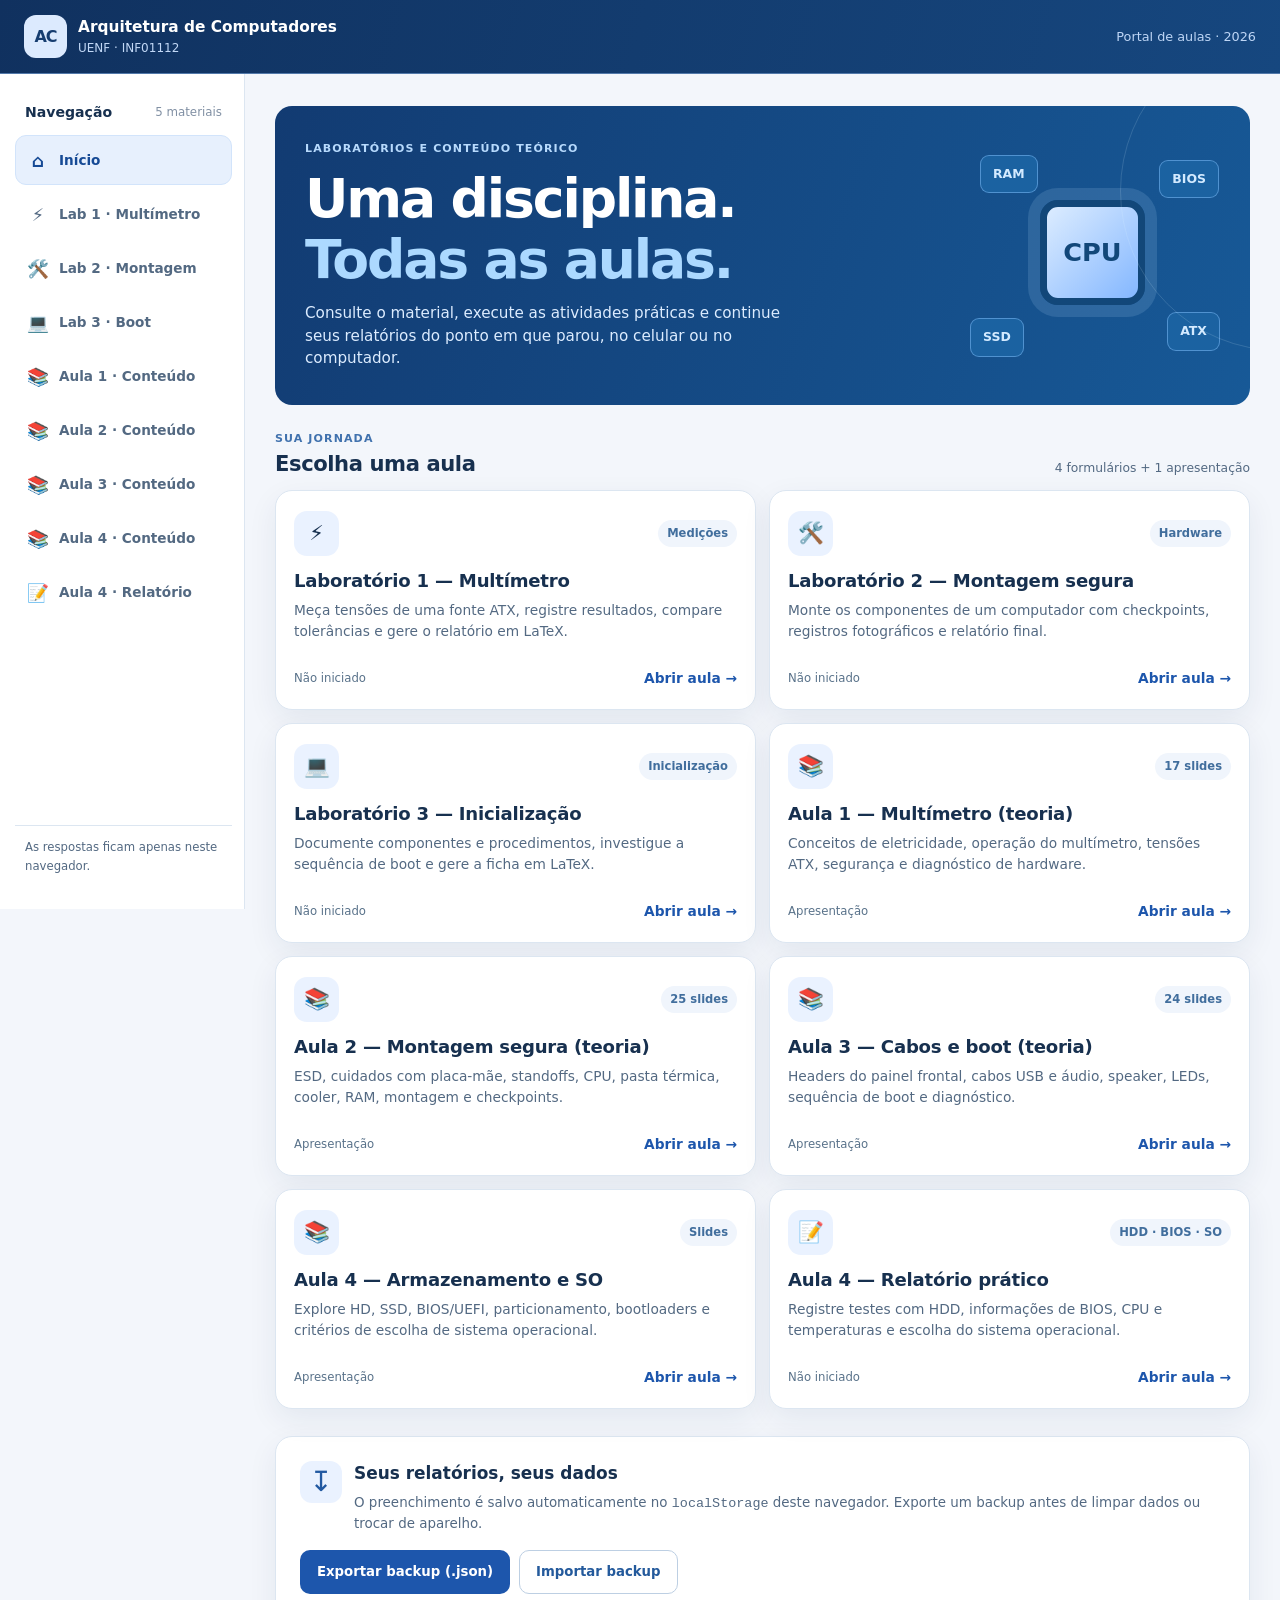
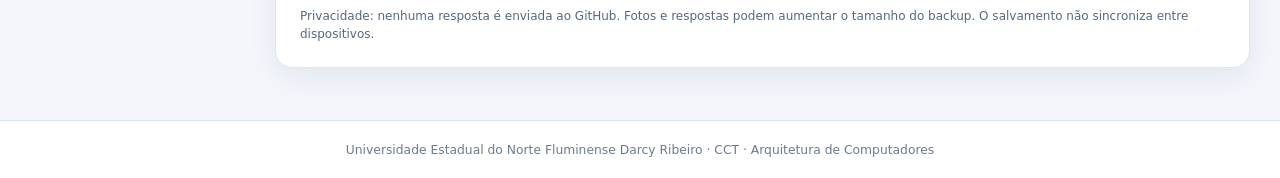
<file: index.html>
<!doctype html>
<html lang="pt-BR">
<head>
  <meta charset="utf-8">
  <meta name="viewport" content="width=device-width,initial-scale=1">
  <meta name="theme-color" content="#123567">
  <meta name="description" content="Portal mobile-first das aulas e laboratórios de Arquitetura de Computadores — UENF, com relatórios salvos localmente.">
  <title>Arquitetura de Computadores | UENF</title>
  <link rel="stylesheet" href="./assets/site.css">
  <script src="./assets/app.js" defer></script>
</head>
<body>
  <a class="skip-link" href="#main">Pular para o conteúdo</a>
  <header class="topbar">
    <div class="topbar-inner">
      <a class="brand" href="#/" aria-label="Arquitetura de Computadores — página inicial">
        <span class="brand-symbol" aria-hidden="true">AC</span>
        <span class="brand-text"><strong>Arquitetura de Computadores</strong><small>UENF · INF01112</small></span>
      </a>
      <span class="topbar-detail">Portal de aulas <span aria-hidden="true">·</span> 2026</span>
    </div>
  </header>

  <div class="app-grid">
    <aside class="sidebar" aria-label="Menu de aulas">
      <div class="sidebar-title">Navegação <span>5 materiais</span></div>
      <nav id="lesson-nav" class="lesson-nav" aria-label="Escolha uma aula">
        <a class="nav-link" href="#/">Início</a>
      </nav>
      <p class="sidebar-hint">As respostas ficam apenas neste navegador.</p>
    </aside>

    <main id="main" class="workspace" tabindex="-1">
      <section id="home-view" class="home-view">
        <div class="hero">
          <div class="hero-copy">
            <p class="eyebrow">Laboratórios e conteúdo teórico</p>
            <h1>Uma disciplina.<br><span>Todas as aulas.</span></h1>
            <p>Consulte o material, execute as atividades práticas e continue seus relatórios do ponto em que parou, no celular ou no computador.</p>
          </div>
          <div class="hero-visual" aria-hidden="true"><span class="chip-main">CPU</span><span class="chip-label chip-a">RAM</span><span class="chip-label chip-b">BIOS</span><span class="chip-label chip-c">SSD</span><span class="chip-label chip-d">ATX</span></div>
        </div>

        <div class="section-heading"><div><p class="eyebrow">Sua jornada</p><h2>Escolha uma aula</h2></div><span class="section-meta">4 formulários + 1 apresentação</span></div>
        <div id="lesson-cards" class="lesson-cards"></div>

        <section class="data-panel" aria-labelledby="data-title">
          <div class="data-panel-copy">
            <div class="data-panel-icon" aria-hidden="true">↧</div>
            <div><h2 id="data-title">Seus relatórios, seus dados</h2>
              <p>O preenchimento é salvo automaticamente no <code>localStorage</code> deste navegador. Exporte um backup antes de limpar dados ou trocar de aparelho.</p></div>
          </div>
          <div class="data-actions">
            <button class="button button-primary" id="backup-export" type="button">Exportar backup (.json)</button>
            <button class="button button-outline" id="backup-import" type="button">Importar backup</button>
            <input id="backup-file" type="file" accept=".json,application/json" hidden aria-label="Selecionar arquivo JSON de backup">
          </div>
          <p class="data-footnote">Privacidade: nenhuma resposta é enviada ao GitHub. Fotos e respostas podem aumentar o tamanho do backup. O salvamento não sincroniza entre dispositivos.</p>
        </section>
      </section>

      <section id="lesson-view" class="lesson-view" hidden aria-labelledby="lesson-title">
        <div class="lesson-heading">
          <div class="lesson-heading-copy">
            <a class="back-home" href="#/">← Todas as aulas</a>
            <p class="eyebrow" id="lesson-category">Laboratório</p>
            <h1 id="lesson-title">Aula</h1>
            <p id="lesson-description"></p>
          </div>
          <div class="lesson-actions">
            <span id="lesson-state" class="state-pill">Sem dados salvos</span>
            <a class="button button-outline button-small" id="lesson-open" href="#" target="_blank" rel="noopener">Abrir separadamente ↗</a>
          </div>
        </div>
        <div class="lesson-frame-shell">
          <iframe id="lesson-frame" title="Material da aula" loading="eager" referrerpolicy="strict-origin-when-cross-origin"></iframe>
        </div>
        <p class="lesson-note">O conteúdo acima preserva as etapas, os formulários e os geradores de relatório das aulas originais. Volte ao menu a qualquer momento: suas respostas serão mantidas pelo navegador quando houver espaço disponível.</p>
      </section>
    </main>
  </div>
  <footer class="site-footer">Universidade Estadual do Norte Fluminense Darcy Ribeiro · CCT · Arquitetura de Computadores</footer>
  <div id="toast" class="toast" role="status" aria-live="polite"></div>
  <noscript><p class="noscript">Habilite JavaScript para navegar entre os exercícios. Os arquivos HTML também estão disponíveis na pasta <code>aulas/</code>.</p></noscript>
</body>
</html>
</file>
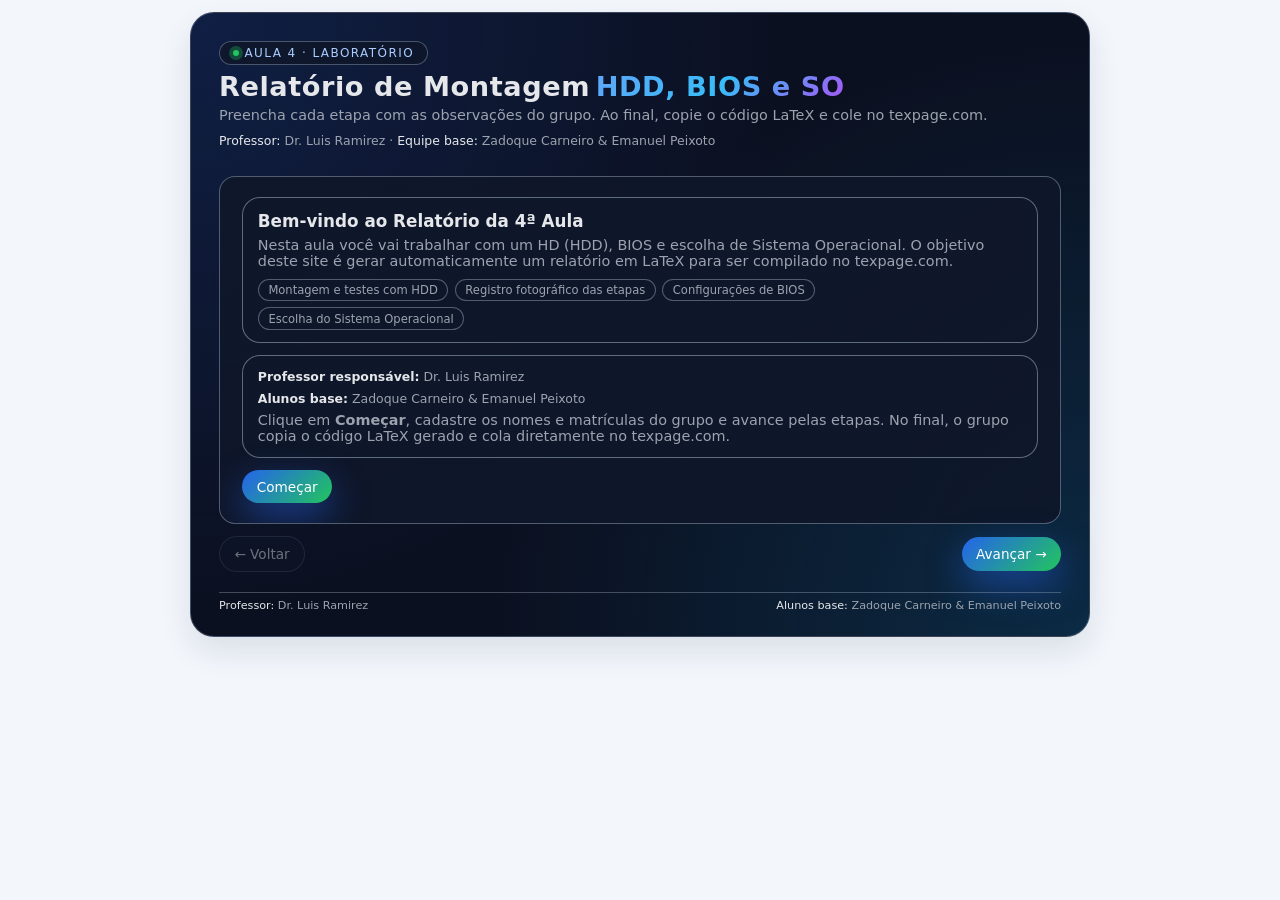
<file: aulas/aula4-relatorio/index.html>
<!DOCTYPE html>
<html lang="pt-BR" data-module="aula4-relatorio">
<head>
  <meta charset="UTF-8" />
  <title>Arquitetura de Computadores - Aula 4</title>
  <meta name="viewport" content="width=device-width, initial-scale=1.0" />

  <style>
    :root {
      --bg: #050816;
      --bg-soft: #0b1020;
      --bg-card: #111827;
      --accent: #3b82f6;
      --accent-soft: rgba(59, 130, 246, 0.12);
      --accent-strong: #2563eb;
      --danger: #dc2626;
      --text: #e5e7eb;
      --text-muted: #9ca3af;
      --border-subtle: rgba(148, 163, 184, 0.3);
      --radius-lg: 16px;
      --radius-md: 10px;
      --shadow-soft: 0 18px 45px rgba(0, 0, 0, 0.45);
      --transition: 180ms cubic-bezier(0.16, 1, 0.3, 1);
    }

    * {
      box-sizing: border-box;
      margin: 0;
      padding: 0;
    }

    html, body {
      height: 100%;
      font-family: system-ui, -apple-system, BlinkMacSystemFont, "Segoe UI", sans-serif;
      background: radial-gradient(circle at top, #1f2937 0, #020617 45%, #000 100%);
      color: var(--text);
      -webkit-font-smoothing: antialiased;
      text-rendering: optimizeLegibility;
    }

    body {
      display: flex;
      justify-content: center;
      padding: 1.5rem 1rem;
    }

    .app-shell {
      width: 100%;
      max-width: 900px;
      background: radial-gradient(circle at top left, rgba(37, 99, 235, 0.18), transparent 55%),
                  radial-gradient(circle at bottom right, rgba(14, 165, 233, 0.18), transparent 55%),
                  var(--bg-soft);
      border-radius: 24px;
      border: 1px solid rgba(148, 163, 184, 0.35);
      box-shadow: var(--shadow-soft);
      padding: 1.5rem 1.25rem 1.25rem;
      display: flex;
      flex-direction: column;
      gap: 1rem;
    }

    @media (min-width: 768px) {
      body {
        padding: 2rem;
      }
      .app-shell {
        padding: 1.75rem 1.75rem 1.5rem;
      }
    }

    header.app-header {
      display: flex;
      flex-direction: column;
      gap: 0.35rem;
    }

    .badge {
      display: inline-flex;
      align-items: center;
      gap: 0.35rem;
      font-size: 0.75rem;
      text-transform: uppercase;
      letter-spacing: 0.12em;
      color: var(--accent-soft);
      background: rgba(15, 23, 42, 0.85);
      border-radius: 999px;
      border: 1px solid rgba(148, 163, 184, 0.45);
      padding: 0.25rem 0.8rem;
      backdrop-filter: blur(8px);
      width: fit-content;
    }

    .badge-dot {
      width: 6px;
      height: 6px;
      border-radius: 999px;
      background: #22c55e;
      box-shadow: 0 0 0 4px rgba(34, 197, 94, 0.3);
    }

    .app-title {
      font-size: clamp(1.35rem, 4vw, 1.7rem);
      font-weight: 650;
      letter-spacing: 0.02em;
      display: flex;
      flex-wrap: wrap;
      align-items: baseline;
      gap: 0.35rem;
    }

    .app-title span.highlight {
      background: linear-gradient(135deg, #60a5fa, #38bdf8, #a855f7);
      -webkit-background-clip: text;
      background-clip: text;
      color: transparent;
    }

    .subtitle {
      font-size: 0.9rem;
      color: var(--text-muted);
    }

    .meta-line {
      margin-top: 0.25rem;
      font-size: 0.78rem;
      color: var(--text-muted);
    }

    .meta-line strong {
      color: #e5e7eb;
      font-weight: 500;
    }

    .progress-shell {
      margin-top: 0.6rem;
    }

    .progress-label {
      display: flex;
      justify-content: space-between;
      align-items: baseline;
      font-size: 0.75rem;
      color: var(--text-muted);
      margin-bottom: 0.25rem;
    }

    .progress-bar {
      position: relative;
      height: 7px;
      border-radius: 999px;
      background: rgba(15, 23, 42, 0.95);
      overflow: hidden;
      border: 1px solid rgba(30, 64, 175, 0.7);
    }

    .progress-fill {
      position: absolute;
      inset: 0;
      width: 0%;
      background: linear-gradient(90deg, #3b82f6, #22c55e);
      transition: width var(--transition);
      box-shadow: 0 0 24px rgba(59, 130, 246, 0.7);
    }

    main {
      flex: 1;
      display: flex;
      flex-direction: column;
      margin-top: 0.75rem;
    }

    .card {
      flex: 1;
      border-radius: var(--radius-lg);
      background: radial-gradient(circle at top left, rgba(15, 23, 42, 0.9), rgba(15, 23, 42, 0.95));
      border: 1px solid rgba(148, 163, 184, 0.5);
      padding: 1.1rem 1rem;
      display: flex;
      flex-direction: column;
      gap: 0.75rem;
      min-height: 0;
      overflow: hidden;
    }

    @media (min-width: 768px) {
      .card {
        padding: 1.25rem 1.4rem;
      }
    }

    .step {
      display: none;
      flex-direction: column;
      gap: 0.75rem;
      height: 100%;
    }

    .step.active {
      display: flex;
    }

    .step-title {
      font-size: 1.05rem;
      font-weight: 600;
      letter-spacing: 0.02em;
      display: flex;
      justify-content: space-between;
      gap: 0.5rem;
      align-items: baseline;
    }

    .step-title span.index {
      font-size: 0.78rem;
      font-weight: 500;
      color: var(--text-muted);
      text-transform: uppercase;
      letter-spacing: 0.16em;
    }

    .step-description {
      font-size: 0.9rem;
      color: var(--text-muted);
    }

    .fields {
      display: flex;
      flex-direction: column;
      gap: 0.65rem;
      margin-top: 0.25rem;
      overflow: auto;
      padding-right: 0.1rem;
    }

    label {
      font-size: 0.8rem;
      color: var(--text-muted);
      display: block;
      margin-bottom: 0.15rem;
    }

    .field-row {
      display: flex;
      flex-direction: column;
      gap: 0.15rem;
    }

    .field-inline {
      display: flex;
      gap: 0.5rem;
      flex-wrap: wrap;
    }

    .field-inline .field-row {
      flex: 1 1 140px;
    }

    input[type="text"],
    input[type="number"],
    input[type="url"],
    textarea {
      width: 100%;
      border-radius: var(--radius-md);
      border: 1px solid var(--border-subtle);
      background: rgba(15, 23, 42, 0.9);
      color: var(--text);
      padding: 0.55rem 0.7rem;
      font-size: 0.9rem;
      outline: none;
      transition: border-color var(--transition), box-shadow var(--transition), background var(--transition);
    }

    input::placeholder,
    textarea::placeholder {
      color: rgba(148, 163, 184, 0.7);
    }

    input:focus,
    textarea:focus {
      border-color: var(--accent-strong);
      box-shadow: 0 0 0 1px rgba(59, 130, 246, 0.5);
      background: rgba(15, 23, 42, 0.98);
    }

    textarea {
      min-height: 90px;
      resize: vertical;
    }

    .hint {
      font-size: 0.7rem;
      color: var(--text-muted);
    }

    .error {
      font-size: 0.8rem;
      color: var(--danger);
      margin-top: 0.15rem;
    }

    .students-list {
      display: flex;
      flex-direction: column;
      gap: 0.55rem;
    }

    .student-card {
      padding: 0.5rem 0.55rem;
      border-radius: 12px;
      background: rgba(15, 23, 42, 0.9);
      border: 1px solid rgba(148, 163, 184, 0.4);
      display: flex;
      flex-direction: column;
      gap: 0.4rem;
    }

    .student-header {
      display: flex;
      justify-content: space-between;
      align-items: baseline;
      font-size: 0.78rem;
      color: var(--text-muted);
    }

    .student-header strong {
      font-weight: 600;
      color: #e5e7eb;
    }

    .student-header span {
      font-size: 0.7rem;
      color: var(--text-muted);
    }

    .btn {
      border-radius: 999px;
      border: none;
      padding: 0.55rem 0.9rem;
      font-size: 0.85rem;
      font-weight: 500;
      cursor: pointer;
      transition: background var(--transition), color var(--transition), transform var(--transition), box-shadow var(--transition), opacity var(--transition);
      display: inline-flex;
      align-items: center;
      gap: 0.35rem;
      justify-content: center;
      white-space: nowrap;
    }

    .btn-primary {
      background: linear-gradient(135deg, #2563eb, #22c55e);
      color: white;
      box-shadow: 0 14px 35px rgba(37, 99, 235, 0.5);
    }

    .btn-primary:hover {
      transform: translateY(-1px);
      box-shadow: 0 18px 45px rgba(37, 99, 235, 0.65);
    }

    .btn-secondary {
      background: rgba(15, 23, 42, 0.9);
      color: var(--text);
      border: 1px solid var(--border-subtle);
    }

    .btn-secondary:hover {
      background: rgba(15, 23, 42, 1);
    }

    .btn-ghost {
      background: transparent;
      color: var(--accent);
      border: 1px dashed rgba(59, 130, 246, 0.6);
    }

    .btn[disabled] {
      opacity: 0.45;
      cursor: default;
      box-shadow: none;
      transform: none;
    }

    .footer-nav {
      display: flex;
      justify-content: space-between;
      align-items: center;
      margin-top: 0.75rem;
      gap: 0.75rem;
      flex-wrap: wrap;
    }

    .footer-nav-left,
    .footer-nav-right {
      display: flex;
      gap: 0.4rem;
      flex-wrap: wrap;
    }

    .copy-area {
      margin-top: 0.35rem;
      display: flex;
      flex-direction: column;
      gap: 0.4rem;
    }

    .copy-area textarea {
      font-family: ui-monospace, SFMono-Regular, Menlo, Monaco, Consolas, "Liberation Mono", "Courier New", monospace;
      font-size: 0.72rem;
      line-height: 1.4;
      height: 220px;
      background: rgba(15, 23, 42, 0.98);
    }

    .copy-hint {
      font-size: 0.75rem;
      color: var(--text-muted);
    }

    .copy-status {
      font-size: 0.8rem;
      color: #22c55e;
    }

    .welcome-hero {
      display: flex;
      flex-direction: column;
      gap: 0.75rem;
    }

    .welcome-box {
      border-radius: 18px;
      padding: 0.8rem 0.9rem;
      background: linear-gradient(145deg, rgba(15, 23, 42, 0.95), rgba(15, 23, 42, 0.99));
      border: 1px solid rgba(148, 163, 184, 0.6);
      display: flex;
      flex-direction: column;
      gap: 0.4rem;
    }

    .welcome-title {
      font-size: 1.05rem;
      font-weight: 600;
    }

    .welcome-text {
      font-size: 0.9rem;
      color: var(--text-muted);
    }

    .pill-row {
      display: flex;
      flex-wrap: wrap;
      gap: 0.4rem;
      margin-top: 0.2rem;
    }

    .pill {
      font-size: 0.72rem;
      padding: 0.2rem 0.6rem;
      border-radius: 999px;
      background: rgba(15, 23, 42, 0.95);
      border: 1px solid rgba(148, 163, 184, 0.5);
      color: var(--text-muted);
    }

    .teacher-line {
      font-size: 0.78rem;
      color: var(--text-muted);
    }

    .teacher-line strong {
      color: #e5e7eb;
    }

    .students-line {
      font-size: 0.78rem;
      color: var(--text-muted);
    }

    .students-line strong {
      color: #e5e7eb;
    }

    .modal-backdrop {
      position: fixed;
      inset: 0;
      background: rgba(15, 23, 42, 0.75);
      display: none;
      align-items: center;
      justify-content: center;
      z-index: 20;
    }

    .modal-backdrop.active {
      display: flex;
    }

    .modal {
      background: #020617;
      border-radius: 16px;
      padding: 1rem 1rem 0.9rem;
      width: min(360px, 90vw);
      border: 1px solid rgba(148, 163, 184, 0.6);
      box-shadow: 0 20px 55px rgba(0, 0, 0, 0.7);
      display: flex;
      flex-direction: column;
      gap: 0.4rem;
    }

    .modal-title {
      font-size: 0.95rem;
      font-weight: 600;
    }

    .modal-text {
      font-size: 0.85rem;
      color: var(--text-muted);
    }

    .modal-footer {
      margin-top: 0.6rem;
      display: flex;
      justify-content: flex-end;
      gap: 0.4rem;
    }

    footer.app-footer {
      margin-top: 0.25rem;
      font-size: 0.7rem;
      color: var(--text-muted);
      display: flex;
      justify-content: space-between;
      flex-wrap: wrap;
      gap: 0.35rem;
      border-top: 1px solid rgba(148, 163, 184, 0.4);
      padding-top: 0.4rem;
    }

    footer.app-footer strong {
      color: #e5e7eb;
      font-weight: 500;
    }
  </style>
  <link rel="stylesheet" href="../../assets/lesson-theme.css">
</head>
<body>
  <div class="app-shell">
    <header class="app-header">
      <div class="badge">
        <span class="badge-dot"></span>
        <span>Aula 4 · Laboratório</span>
      </div>
      <div class="app-title">
        <span>Relatório de Montagem</span>
        <span class="highlight">HDD, BIOS e SO</span>
      </div>
      <p class="subtitle">
        Preencha cada etapa com as observações do grupo. Ao final, copie o código LaTeX e cole no texpage.com.
      </p>
      <div class="meta-line">
        <strong>Professor:</strong> Dr. Luis Ramirez ·
        <strong>Equipe base:</strong> Zadoque Carneiro &amp; Emanuel Peixoto
      </div>
      <div id="progressShell" class="progress-shell" style="display:none;">
        <div class="progress-label">
          <span id="progressText">Etapa 1 de 10</span>
          <span id="progressPercent">10%</span>
        </div>
        <div class="progress-bar">
          <div id="progressFill" class="progress-fill"></div>
        </div>
      </div>
    </header>

    <main>
      <div class="card">
        <!-- Etapa 0: Boas-vindas -->
        <section id="step-0" class="step active">
          <div class="welcome-hero">
            <div class="welcome-box">
              <div class="welcome-title">Bem-vindo ao Relatório da 4ª Aula</div>
              <p class="welcome-text">
                Nesta aula você vai trabalhar com um HD (HDD), BIOS e escolha de Sistema Operacional.
                O objetivo deste site é gerar automaticamente um relatório em LaTeX para ser compilado no texpage.com.
              </p>
              <div class="pill-row">
                <span class="pill">Montagem e testes com HDD</span>
                <span class="pill">Registro fotográfico das etapas</span>
                <span class="pill">Configurações de BIOS</span>
                <span class="pill">Escolha do Sistema Operacional</span>
              </div>
            </div>
            <div class="welcome-box">
              <p class="teacher-line">
                <strong>Professor responsável:</strong> Dr. Luis Ramirez
              </p>
              <p class="students-line">
                <strong>Alunos base:</strong> Zadoque Carneiro &amp; Emanuel Peixoto
              </p>
              <p class="welcome-text">
                Clique em <strong>Começar</strong>, cadastre os nomes e matrículas do grupo e avance pelas etapas.
                No final, o grupo copia o código LaTeX gerado e cola diretamente no texpage.com.
              </p>
            </div>
            <div>
              <button id="startBtn" class="btn btn-primary">
                Começar
              </button>
            </div>
          </div>
        </section>

        <!-- Etapa 1: Alunos -->
        <section id="step-1" class="step">
          <div class="step-title">
            <span>Identificação do grupo</span>
            <span class="index">Etapa 1 · Alunos</span>
          </div>
          <p class="step-description">
            Cadastre o nome e a matrícula de todos os membros do grupo. Pelo menos 2 alunos são obrigatórios.
          </p>
          <div class="fields">
            <div class="students-list" id="studentsList"></div>
            <button id="addStudentBtn" type="button" class="btn btn-ghost">
              + Adicionar aluno
            </button>
            <p class="hint">
              Dica: escreva o nome normalmente; o sistema ajusta automaticamente as iniciais para maiúsculas.
            </p>
            <p id="studentsError" class="error" style="display:none;"></p>
          </div>
        </section>

        <!-- Etapa 2: HDD que funcionou -->
        <section id="step-2" class="step">
          <div class="step-title">
            <span>HDD que funcionou</span>
            <span class="index">Etapa 2 · HDD</span>
          </div>
          <p class="step-description">
            Registre as informações do HD (HDD) que funcionou corretamente no computador.
          </p>
          <div class="fields">
            <div class="field-row">
              <label>Nome do arquivo da foto (para o LaTeX)</label>
              <input type="text" value="foto_hd_funcionando.png" disabled />
              <p class="hint">Tire a foto do HDD que funcionou e salve como <strong>foto_hd_funcionando.png</strong>.</p>
            </div>
            <div class="field-inline">
              <div class="field-row">
                <label for="hddBrand">Marca / Fabricante do HDD</label>
                <input id="hddBrand" name="hddBrand" type="text" placeholder="Ex.: Seagate, Western Digital..." />
              </div>
              <div class="field-row">
                <label for="hddCapacity">Capacidade (GB ou TB)</label>
                <input id="hddCapacity" name="hddCapacity" type="text" placeholder="Ex.: 500 GB, 1 TB" />
              </div>
              <div class="field-row">
                <label for="hddRpm">Velocidade de rotação (RPM)</label>
                <input id="hddRpm" name="hddRpm" type="text" placeholder="Ex.: 5400 RPM, 7200 RPM" />
              </div>
            </div>
          </div>
        </section>

        <!-- Etapa 3: HDD no gabinete e conectado -->
        <section id="step-3" class="step">
          <div class="step-title">
            <span>HDD no gabinete e conectado</span>
            <span class="index">Etapa 3 · HDD + SATA</span>
          </div>
          <p class="step-description">
            Registre o processo até encontrar uma combinação de HDD + cabo SATA que funcionou corretamente.
          </p>
          <div class="fields">
            <div class="field-row">
              <label>Nome do arquivo da foto (para o LaTeX)</label>
              <input type="text" value="foto_hd_gabinete_placa_mae.png" disabled />
              <p class="hint">
                Foto do HDD dentro do gabinete e conectado na placa-mãe.
                Salvar como <strong>foto_hd_gabinete_placa_mae.png</strong>.
              </p>
            </div>
            <div class="field-inline">
              <div class="field-row">
                <label for="hddCountTested">Quantos HDDs foram testados até encontrar um funcionando?</label>
                <input id="hddCountTested" name="hddCountTested" type="number" min="0" inputmode="numeric" />
              </div>
              <div class="field-row">
                <label for="sataCountTested">Quantos cabos SATA foram testados até funcionar?</label>
                <input id="sataCountTested" name="sataCountTested" type="number" min="0" inputmode="numeric" />
              </div>
            </div>
          </div>
        </section>

        <!-- Etapa 4: Placa-mãe -->
        <section id="step-4" class="step">
          <div class="step-title">
            <span>Placa-mãe utilizada</span>
            <span class="index">Etapa 4 · Motherboard</span>
          </div>
          <p class="step-description">
            Identifique o modelo da placa-mãe utilizada no computador montado.
          </p>
          <div class="fields">
            <div class="field-row">
              <label>Nome do arquivo da foto (para o LaTeX)</label>
              <input type="text" value="foto_mobo.png" disabled />
              <p class="hint">Foto nítida da placa-mãe. Salvar como <strong>foto_mobo.png</strong>.</p>
            </div>
            <div class="field-row">
              <label for="moboModel">Marca e modelo da placa-mãe</label>
              <input id="moboModel" name="moboModel" type="text" placeholder="Ex.: ASUS P8H61-M LX3 R2.0" />
            </div>
          </div>
        </section>

        <!-- Etapa 5: BIOS -->
        <section id="step-5" class="step">
          <div class="step-title">
            <span>Informações da BIOS</span>
            <span class="index">Etapa 5 · BIOS</span>
          </div>
          <p class="step-description">
            Registre a tela principal da BIOS, incluindo tecla de acesso e versão instalada.
          </p>
          <div class="fields">
            <div class="field-row">
              <label>Nome do arquivo da foto (para o LaTeX)</label>
              <input type="text" value="foto_bios.png" disabled />
              <p class="hint">Foto da tela principal da BIOS. Salvar como <strong>foto_bios.png</strong>.</p>
            </div>
            <div class="field-inline">
              <div class="field-row">
                <label for="biosKey">Tecla para acessar a BIOS</label>
                <input id="biosKey" name="biosKey" type="text" placeholder="Ex.: DEL, F2, F10..." />
              </div>
              <div class="field-row">
                <label for="biosVersion">Versão da BIOS</label>
                <input id="biosVersion" name="biosVersion" type="text" placeholder="Ex.: 2203, 1.0.0, 1404..." />
              </div>
            </div>
            <div class="field-row">
              <label for="biosNeedsUpdate">A BIOS precisa ser atualizada? Justifique brevemente.</label>
              <textarea id="biosNeedsUpdate" name="biosNeedsUpdate" placeholder="Explique se seria ou não recomendado atualizar a BIOS nesse computador."></textarea>
            </div>
          </div>
        </section>

        <!-- Etapa 6: CPU na BIOS -->
        <section id="step-6" class="step">
          <div class="step-title">
            <span>Processador na BIOS</span>
            <span class="index">Etapa 6 · CPU</span>
          </div>
          <p class="step-description">
            Registre o modelo do processador conforme aparece na BIOS e seu desempenho em benchmark.
          </p>
          <div class="fields">
            <div class="field-row">
              <label>Nome do arquivo da foto (para o LaTeX)</label>
              <input type="text" value="foto_cpu_bios.png" disabled />
              <p class="hint">
                Foto da tela da BIOS que mostra o modelo do processador. Salvar como <strong>foto_cpu_bios.png</strong>.
              </p>
            </div>
            <div class="field-row">
              <label for="cpuBenchmark">Score em benchmark (e qual benchmark foi usado)</label>
              <textarea id="cpuBenchmark" name="cpuBenchmark" placeholder="Ex.: 3200 pontos no Cinebench R23 (multi-core)."></textarea>
            </div>
          </div>
        </section>

        <!-- Etapa 7: HDD reconhecido na BIOS -->
        <section id="step-7" class="step">
          <div class="step-title">
            <span>HDD reconhecido na BIOS</span>
            <span class="index">Etapa 7 · HDD na BIOS</span>
          </div>
          <p class="step-description">
            Comprove que o HD foi reconhecido corretamente na BIOS, incluindo a capacidade detectada.
          </p>
          <div class="fields">
            <div class="field-row">
              <label>Nome do arquivo da foto (para o LaTeX)</label>
              <input type="text" value="foto_hd_bios.png" disabled />
              <p class="hint">
                Foto da tela da BIOS listando o HDD e sua capacidade. Salvar como <strong>foto_hd_bios.png</strong>.
              </p>
            </div>
            <div class="field-row">
              <label for="hddCapacityConfirmed">A capacidade foi confirmada na BIOS? Descreva.</label>
              <textarea id="hddCapacityConfirmed" name="hddCapacityConfirmed" placeholder="Ex.: BIOS mostra 465 GB para um HDD de 500 GB (capacidade formatada)."></textarea>
            </div>
          </div>
        </section>

        <!-- Etapa 8: Temperatura na BIOS -->
        <section id="step-8" class="step">
          <div class="step-title">
            <span>Temperatura na BIOS</span>
            <span class="index">Etapa 8 · Temperatura</span>
          </div>
          <p class="step-description">
            Observe a temperatura do processador na BIOS e verifique se ela se mantém estável após alguns minutos.
          </p>
          <div class="fields">
            <div class="field-row">
              <label>Nome do arquivo da foto (para o LaTeX)</label>
              <input type="text" value="foto_temperatura_bios.png" disabled />
              <p class="hint">
                Foto da tela da BIOS exibindo a temperatura do processador. Salvar como <strong>foto_temperatura_bios.png</strong>.
              </p>
            </div>
            <div class="field-row">
              <label for="tempStable">A temperatura fica estável? Descreva o comportamento observado.</label>
              <textarea id="tempStable" name="tempStable" placeholder="Ex.: Após 5 minutos, a temperatura ficou entre 40°C e 45°C, sem oscilações bruscas."></textarea>
            </div>
          </div>
        </section>

        <!-- Etapa 9: Sistema Operacional -->
        <section id="step-9" class="step">
          <div class="step-title">
            <span>Sistema Operacional escolhido</span>
            <span class="index">Etapa 9 · SO</span>
          </div>
          <p class="step-description">
            Escolha um Sistema Operacional para este computador e justifique a escolha. O link e o QR Code serão incluídos no LaTeX.
          </p>
          <div class="fields">
            <div class="field-row">
              <label for="osName">Qual Sistema Operacional?</label>
              <input id="osName" name="osName" type="text" placeholder="Ex.: Windows 10, Ubuntu 24.04 LTS, Linux Mint 22..." />
            </div>
            <div class="field-row">
              <label for="osDownloadUrl">Link oficial de download do SO</label>
              <input id="osDownloadUrl" name="osDownloadUrl" type="url" placeholder="Cole aqui o link de download oficial do Sistema Operacional" />
              <p class="hint">
                Este link aparecerá no relatório em LaTeX e também será usado para gerar o QR Code.
              </p>
            </div>
            <div class="field-row">
              <label for="osWhy">Por que esse Sistema Operacional?</label>
              <textarea id="osWhy" name="osWhy" placeholder="Explique os motivos da escolha (compatibilidade, leveza, suporte, etc.)."></textarea>
            </div>
            <div class="field-row">
              <label for="osUsage">Qual uso esperado com esse SO?</label>
              <textarea id="osUsage" name="osUsage" placeholder="Ex.: Navegação, edição de texto, planilhas, jogos específicos, laboratório de programação..."></textarea>
            </div>
            <div class="field-row">
              <label for="osYears">Quantos anos esse PC poderá ser usado com esse SO?</label>
              <input id="osYears" name="osYears" type="text" placeholder="Ex.: Aproximadamente 3 anos com atualizações de segurança." />
            </div>
          </div>
        </section>

        <!-- Etapa 10: Conclusão + LaTeX -->
        <section id="step-10" class="step">
          <div class="step-title">
            <span>Conclusão do grupo + LaTeX</span>
            <span class="index">Etapa 10 · Final</span>
          </div>
          <p class="step-description">
            Escreva a conclusão do grupo sobre a montagem, testes com o HDD e escolha do Sistema Operacional. Em seguida, copie o código LaTeX gerado.
          </p>
          <div class="fields">
            <div class="field-row">
              <label for="conclusion">Conclusão final do grupo</label>
              <textarea id="conclusion" name="conclusion" placeholder="Relate o que aprenderam, principais dificuldades encontradas e quais cuidados são importantes ao montar um computador com HDD."></textarea>
            </div>
            <div class="copy-area">
              <p class="copy-hint">
                Abaixo está o código LaTeX pronto. Após finalizar o preenchimento, clique em
                <strong>Copiar LaTeX</strong> e cole diretamente no <strong>texpage.com</strong>.
              </p>
              <textarea id="latexOutput" readonly></textarea>
              <div class="footer-nav-right" style="justify-content:flex-start;">
                <button id="copyLatexBtn" type="button" class="btn btn-primary">
                  Copiar LaTeX
                </button>
                <span id="copyStatus" class="copy-status" style="display:none;">Copiado!</span>
              </div>
            </div>
          </div>
        </section>
      </div>

      <div class="footer-nav">
        <div class="footer-nav-left">
          <button id="backBtn" type="button" class="btn btn-secondary" disabled>
            ← Voltar
          </button>
        </div>
        <div class="footer-nav-right">
          <button id="nextBtn" type="button" class="btn btn-primary">
            Avançar →
          </button>
        </div>
      </div>
    </main>

    <footer class="app-footer">
      <span><strong>Professor:</strong> Dr. Luis Ramirez</span>
      <span><strong>Alunos base:</strong> Zadoque Carneiro &amp; Emanuel Peixoto</span>
    </footer>
  </div>

  <!-- Modal de confirmação de foto -->
  <div id="photoModal" class="modal-backdrop" aria-hidden="true">
    <div class="modal">
      <div class="modal-title">Você tirou a foto desta etapa?</div>
      <p class="modal-text">
        Lembre-se de registrar a foto correspondente a esta etapa para anexar depois na compilação do LaTeX no texpage.com.
      </p>
      <div class="modal-footer">
        <button type="button" class="btn btn-secondary" id="modalCancelBtn">Ainda não</button>
        <button type="button" class="btn btn-primary" id="modalConfirmBtn">Sim, pode avançar</button>
      </div>
    </div>
  </div>

  <script>
    const TOTAL_STEPS = 10;
    const STORAGE_KEY = 'arquitetura4_relatorio_v1';

    const state = {
      currentStep: 0,
      students: [
        { name: '', matricula: '' },
        { name: '', matricula: '' }
      ],
      hddBrand: '',
      hddCapacity: '',
      hddRpm: '',
      hddCountTested: '',
      sataCountTested: '',
      moboModel: '',
      biosKey: '',
      biosVersion: '',
      biosNeedsUpdate: '',
      cpuBenchmark: '',
      hddCapacityConfirmed: '',
      tempStable: '',
      osName: '',
      osDownloadUrl: '',
      osWhy: '',
      osUsage: '',
      osYears: '',
      conclusion: ''
    };

    const steps = [];
    for (let i = 0; i <= TOTAL_STEPS; i++) {
      const el = document.getElementById('step-' + i);
      if (el) steps[i] = el;
    }

    const progressShell = document.getElementById('progressShell');
    const progressText = document.getElementById('progressText');
    const progressPercent = document.getElementById('progressPercent');
    const progressFill = document.getElementById('progressFill');

    const backBtn = document.getElementById('backBtn');
    const nextBtn = document.getElementById('nextBtn');
    const startBtn = document.getElementById('startBtn');
    const studentsList = document.getElementById('studentsList');
    const addStudentBtn = document.getElementById('addStudentBtn');
    const studentsError = document.getElementById('studentsError');
    const latexOutput = document.getElementById('latexOutput');
    const copyLatexBtn = document.getElementById('copyLatexBtn');
    const copyStatus = document.getElementById('copyStatus');

    const photoModal = document.getElementById('photoModal');
    const modalCancelBtn = document.getElementById('modalCancelBtn');
    const modalConfirmBtn = document.getElementById('modalConfirmBtn');
    let pendingStepChange = null;

    function saveState() {
      try {
        localStorage.setItem(STORAGE_KEY, JSON.stringify(state));
      } catch (e) {
        // ignore storage errors
      }
    }

    function loadState() {
      try {
        const raw = localStorage.getItem(STORAGE_KEY);
        if (raw) {
          const parsed = JSON.parse(raw);
          Object.assign(state, parsed);
          if (!Array.isArray(state.students) || state.students.length < 2) {
            state.students = [
              { name: '', matricula: '' },
              { name: '', matricula: '' }
            ];
          }
        }
      } catch (e) {
        // ignore
      }
    }

    function capitalizeName(str) {
      if (!str) return '';
      return str
        .split(' ')
        .filter(p => p.trim().length > 0)
        .map(p => p.charAt(0).toUpperCase() + p.slice(1).toLowerCase())
        .join(' ');
    }

    function renderStudents() {
      studentsList.innerHTML = '';
      state.students.forEach((s, index) => {
        const card = document.createElement('div');
        card.className = 'student-card';

        const header = document.createElement('div');
        header.className = 'student-header';
        header.innerHTML = `<strong>Aluno ${index + 1}</strong><span>Nome e matrícula</span>`;
        card.appendChild(header);

        const nameRow = document.createElement('div');
        nameRow.className = 'field-row';
        const nameLabel = document.createElement('label');
        nameLabel.textContent = 'Nome completo';
        const nameInput = document.createElement('input');
        nameInput.type = 'text';
        nameInput.name = 'studentName-' + index;
        nameInput.value = s.name || '';
        nameInput.placeholder = 'Ex.: João da Silva';
        nameInput.addEventListener('input', handleInputChange);
        nameRow.appendChild(nameLabel);
        nameRow.appendChild(nameInput);

        const matRow = document.createElement('div');
        matRow.className = 'field-row';
        const matLabel = document.createElement('label');
        matLabel.textContent = 'Matrícula';
        const matInput = document.createElement('input');
        matInput.type = 'text';
        matInput.name = 'studentMatricula-' + index;
        matInput.inputMode = 'numeric';
        matInput.pattern = '\\d*';
        matInput.value = s.matricula || '';
        matInput.placeholder = 'Somente números';
        matInput.addEventListener('input', handleInputChange);
        matRow.appendChild(matLabel);
        matRow.appendChild(matInput);

        card.appendChild(nameRow);
        card.appendChild(matRow);
        studentsList.appendChild(card);
      });
    }

    function showStep(step) {
      steps.forEach((el, idx) => {
        if (!el) return;
        if (idx === step) el.classList.add('active');
        else el.classList.remove('active');
      });

      state.currentStep = step;
      updateProgress();
      updateNavButtons();
      if (step === 10) {
        updateLatex();
      }
      saveState();
    }

    function updateProgress() {
      if (state.currentStep === 0) {
        progressShell.style.display = 'none';
        return;
      }
      progressShell.style.display = 'block';
      const n = state.currentStep;
      const pct = Math.round((n / TOTAL_STEPS) * 100);
      progressText.textContent = `Etapa ${n} de ${TOTAL_STEPS}`;
      progressPercent.textContent = `${pct}%`;
      progressFill.style.width = `${pct}%`;
    }

    function updateNavButtons() {
      backBtn.disabled = state.currentStep === 0;
      if (state.currentStep === 0) {
        nextBtn.textContent = 'Avançar →';
      } else if (state.currentStep === TOTAL_STEPS) {
        nextBtn.textContent = 'Finalizado';
        nextBtn.disabled = false;
      } else {
        nextBtn.textContent = 'Avançar →';
        nextBtn.disabled = false;
      }
    }

    function validateStep(step) {
      if (step === 1) {
        const validStudents = state.students.filter(
          s => s.name.trim().length > 0 && s.matricula.trim().length > 0
        );
        if (validStudents.length < 2) {
          studentsError.style.display = 'block';
          studentsError.textContent = 'Cadastre pelo menos 2 alunos com nome e matrícula.';
          return false;
        } else {
          studentsError.style.display = 'none';
        }
      }
      return true;
    }

    function openPhotoModal(targetStep) {
      pendingStepChange = targetStep;
      photoModal.classList.add('active');
    }

    function closePhotoModal() {
      photoModal.classList.remove('active');
      pendingStepChange = null;
    }

    function handleNext() {
      if (state.currentStep === 0) {
        showStep(1);
        return;
      }
      if (!validateStep(state.currentStep)) {
        return;
      }
      const nextStep = Math.min(TOTAL_STEPS, state.currentStep + 1);
      openPhotoModal(nextStep);
    }

    function handleBack() {
      if (state.currentStep === 0) return;
      const prevStep = Math.max(0, state.currentStep - 1);
      showStep(prevStep);
    }

    function handleInputChange(e) {
      const { name, value } = e.target;
      if (name && name.startsWith('studentName-')) {
        const idx = parseInt(name.split('-')[1], 10);
        state.students[idx].name = capitalizeName(value);
        e.target.value = state.students[idx].name;
      } else if (name && name.startsWith('studentMatricula-')) {
        const idx = parseInt(name.split('-')[1], 10);
        state.students[idx].matricula = value.replace(/[^\d]/g, '');
        e.target.value = state.students[idx].matricula;
      } else if (name && name in state) {
        state[name] = value;
      }
      saveState();
      if (state.currentStep === 10) {
        updateLatex();
      }
    }

    function addStudent() {
      state.students.push({ name: '', matricula: '' });
      renderStudents();
      saveState();
    }

    function escapeLatex(str) {
      if (!str) return '';
      return str
        .replace(/\\/g, '\\textbackslash{}')
        .replace(/%/g, '\\%')
        .replace(/&/g, '\\&')
        .replace(/_/g, '\\_')
        .replace(/\$/g, '\\$')
        .replace(/#/g, '\\#')
        .replace(/{/g, '\\{')
        .replace(/}/g, '\\}')
        .replace(/\^/g, '\\^{}')
        .replace(/~/g, '\\textasciitilde{}');
    }

    function generateLatex() {
      const today = new Date();
      const day = String(today.getDate()).padStart(2, '0');
      const month = String(today.getMonth() + 1).padStart(2, '0');
      const year = today.getFullYear();

      const alunosValidos = state.students.filter(
        s => s.name.trim().length > 0 && s.matricula.trim().length > 0
      );

      const alunosTableRows = alunosValidos
        .map(s => `${escapeLatex(s.name)} & ${escapeLatex(s.matricula)} \\\\`)
        .join('\n');

      const osUrl = state.osDownloadUrl.trim();

      return `
\\documentclass[a4paper,12pt]{article}

\\usepackage[utf8]{inputenc}
\\usepackage[T1]{fontenc}
\\usepackage[brazil]{babel}
\\usepackage{geometry}
\\usepackage{graphicx}
\\usepackage{float}
\\usepackage{placeins}
\\usepackage{hyperref}
\\usepackage{qrcode}
\\usepackage{array}
\\usepackage{setspace}

\\geometry{margin=2.2cm}
\\setstretch{1.2}

\\title{Relatório - Aula 4: HDD, BIOS e Sistema Operacional}
\\author{Disciplina de Arquitetura de Computadores}
\\date{${day}/${month}/${year}}

\\begin{document}

\\maketitle

\\section*{Identificação}

\\textbf{Professor:} Dr. Luis Ramirez\\\\
\\textbf{Grupo de alunos:}

\\vspace{0.5cm}

\\begin{tabular}{|p{0.55\\textwidth}|p{0.3\\textwidth}|}
  \\hline
  \\textbf{Nome} & \\textbf{Matrícula} \\\\ \\hline
  ${alunosTableRows || '\\textit{(Preencher nome e matrícula dos alunos).} & \\\\'}
  \\hline
\\end{tabular}

\\FloatBarrier

\\section{HDD que funcionou}

\\begin{figure}[H]
  \\centering
  \\includegraphics[width=0.7\\linewidth]{foto_hd_funcionando.png}
  \\caption{HDD que funcionou corretamente no computador.}
\\end{figure}
\\FloatBarrier

\\noindent
\\textbf{Marca / Fabricante do HDD:} ${escapeLatex(state.hddBrand)}\\\\
\\textbf{Capacidade:} ${escapeLatex(state.hddCapacity)}\\\\
\\textbf{Velocidade de rotação (RPM):} ${escapeLatex(state.hddRpm)}\\\\

\\section{HDD no gabinete e conectado à placa-mãe}

\\begin{figure}[H]
  \\centering
  \\includegraphics[width=0.7\\linewidth]{foto_hd_gabinete_placa_mae.png}
  \\caption{HDD instalado no gabinete e conectado à placa-mãe.}
\\end{figure}
\\FloatBarrier

\\noindent
\\textbf{Quantidade de HDDs testados até funcionar:} ${escapeLatex(String(state.hddCountTested || ''))}\\\\
\\textbf{Quantidade de cabos SATA testados até funcionar:} ${escapeLatex(String(state.sataCountTested || ''))}\\\\

\\section{Placa-mãe utilizada}

\\begin{figure}[H]
  \\centering
  \\includegraphics[width=0.7\\linewidth]{foto_mobo.png}
  \\caption{Placa-mãe utilizada no computador montado.}
\\end{figure}
\\FloatBarrier

\\noindent
\\textbf{Marca e modelo da placa-mãe:} ${escapeLatex(state.moboModel)}\\\\

\\section{Informações da BIOS}

\\begin{figure}[H]
  \\centering
  \\includegraphics[width=0.7\\linewidth]{foto_bios.png}
  \\caption{Tela principal da BIOS do computador.}
\\end{figure}
\\FloatBarrier

\\noindent
\\textbf{Tecla para acessar a BIOS:} ${escapeLatex(state.biosKey)}\\\\
\\textbf{Versão da BIOS:} ${escapeLatex(state.biosVersion)}\\\\

\\vspace{0.3cm}

\\noindent
\\textbf{A BIOS precisa ser atualizada? Justifique:}

${escapeLatex(state.biosNeedsUpdate)}

\\section{Processador exibido na BIOS}

\\begin{figure}[H]
  \\centering
  \\includegraphics[width=0.7\\linewidth]{foto_cpu_bios.png}
  \\caption{Tela da BIOS exibindo o modelo do processador.}
\\end{figure}
\\FloatBarrier

\\noindent
\\textbf{Score em benchmark do processador:}

${escapeLatex(state.cpuBenchmark)}

\\section{HDD reconhecido na BIOS}

\\begin{figure}[H]
  \\centering
  \\includegraphics[width=0.7\\linewidth]{foto_hd_bios.png}
  \\caption{HDD reconhecido na BIOS e capacidade detectada.}
\\end{figure}
\\FloatBarrier

\\noindent
\\textbf{Capacidade confirmada na BIOS:}

${escapeLatex(state.hddCapacityConfirmed)}

\\section{Temperatura na BIOS}

\\begin{figure}[H]
  \\centering
  \\includegraphics[width=0.7\\linewidth]{foto_temperatura_bios.png}
  \\caption{Temperatura do processador exibida na BIOS.}
\\end{figure}
\\FloatBarrier

\\noindent
\\textbf{A temperatura fica estável? Descreva:}

${escapeLatex(state.tempStable)}

\\section{Sistema Operacional escolhido}

\\noindent
\\textbf{Sistema Operacional escolhido:} ${escapeLatex(state.osName)}\\\\

\\vspace{0.2cm}

\\noindent
\\textbf{Por que esse Sistema Operacional foi escolhido?}

${escapeLatex(state.osWhy)}

\\vspace{0.3cm}

\\noindent
\\textbf{Uso esperado com esse SO:}

${escapeLatex(state.osUsage)}

\\vspace{0.3cm}

\\noindent
\\textbf{Por quantos anos esse PC deverá ser utilizável com esse SO?}

${escapeLatex(state.osYears)}

\\vspace{0.5cm}

\\noindent
\\textbf{Link de download do Sistema Operacional:}\\\\
${osUrl ? '\\url{' + escapeLatex(osUrl) + '}' : '\\textit{(Link não informado pelo grupo.)}'}

\\vspace{0.4cm}

\\begin{center}
  ${osUrl ? '\\qrcode[height=3cm]{' + escapeLatex(osUrl) + '}' : '\\textit{(QR Code não gerado porque o link não foi informado.)}'}
\\end{center}
\\FloatBarrier

\\section{Conclusão do grupo}

${escapeLatex(state.conclusion)}

\\end{document}
`.trim();
    }

    function updateLatex() {
      latexOutput.value = generateLatex();
    }

    function copyLatex() {
      if (!navigator.clipboard) {
        latexOutput.select();
        document.execCommand('copy');
        showCopyStatus();
        return;
      }
      navigator.clipboard.writeText(latexOutput.value).then(showCopyStatus).catch(showCopyStatus);
    }

    function showCopyStatus() {
      copyStatus.style.display = 'inline';
      setTimeout(() => {
        copyStatus.style.display = 'none';
      }, 2000);
    }

    function init() {
      loadState();
      renderStudents();
      if (typeof state.currentStep === 'number' && state.currentStep >= 1 && state.currentStep <= TOTAL_STEPS) {
        showStep(state.currentStep);
      } else {
        showStep(0);
      }

      document.querySelectorAll('input, textarea').forEach(el => {
        el.addEventListener('input', handleInputChange);
      });

      if (startBtn) {
        startBtn.addEventListener('click', () => {
          showStep(1);
        });
      }

      addStudentBtn.addEventListener('click', addStudent);
      backBtn.addEventListener('click', handleBack);
      nextBtn.addEventListener('click', handleNext);
      copyLatexBtn.addEventListener('click', copyLatex);

      modalCancelBtn.addEventListener('click', () => {
        closePhotoModal();
      });

      modalConfirmBtn.addEventListener('click', () => {
        if (pendingStepChange !== null) {
          showStep(pendingStepChange);
        }
        closePhotoModal();
      });

      if (state.currentStep === 10) {
        updateLatex();
      }
    }

    document.addEventListener('DOMContentLoaded', init);
  </script>

<script>
/* Integração não invasiva: comunica altura e mudanças ao portal.
   Todas as respostas continuam a ser salvas pelas funções originais. */
(() => {
  if (window.parent === window) return;
  let task;
  const tell = () => {
    const height = Math.max(document.documentElement.scrollHeight, document.body?.scrollHeight || 0);
    window.parent.postMessage({type:"adc:resize",height},window.location.origin);
  };
  const notify = () => {
    window.parent.postMessage({type:"adc:progress"},window.location.origin);
    clearTimeout(task);
    task = setTimeout(tell,100);
  };
  const queue = () => requestAnimationFrame(tell);
  window.addEventListener("load",queue);
  window.addEventListener("resize",queue);
  document.addEventListener("input",notify,true);
  document.addEventListener("change",notify,true);
  document.addEventListener("click",() => setTimeout(notify,120),true);
  if ("ResizeObserver" in window) new ResizeObserver(queue).observe(document.body);
  queue();
})();
</script>
</body>
</html>
</file>
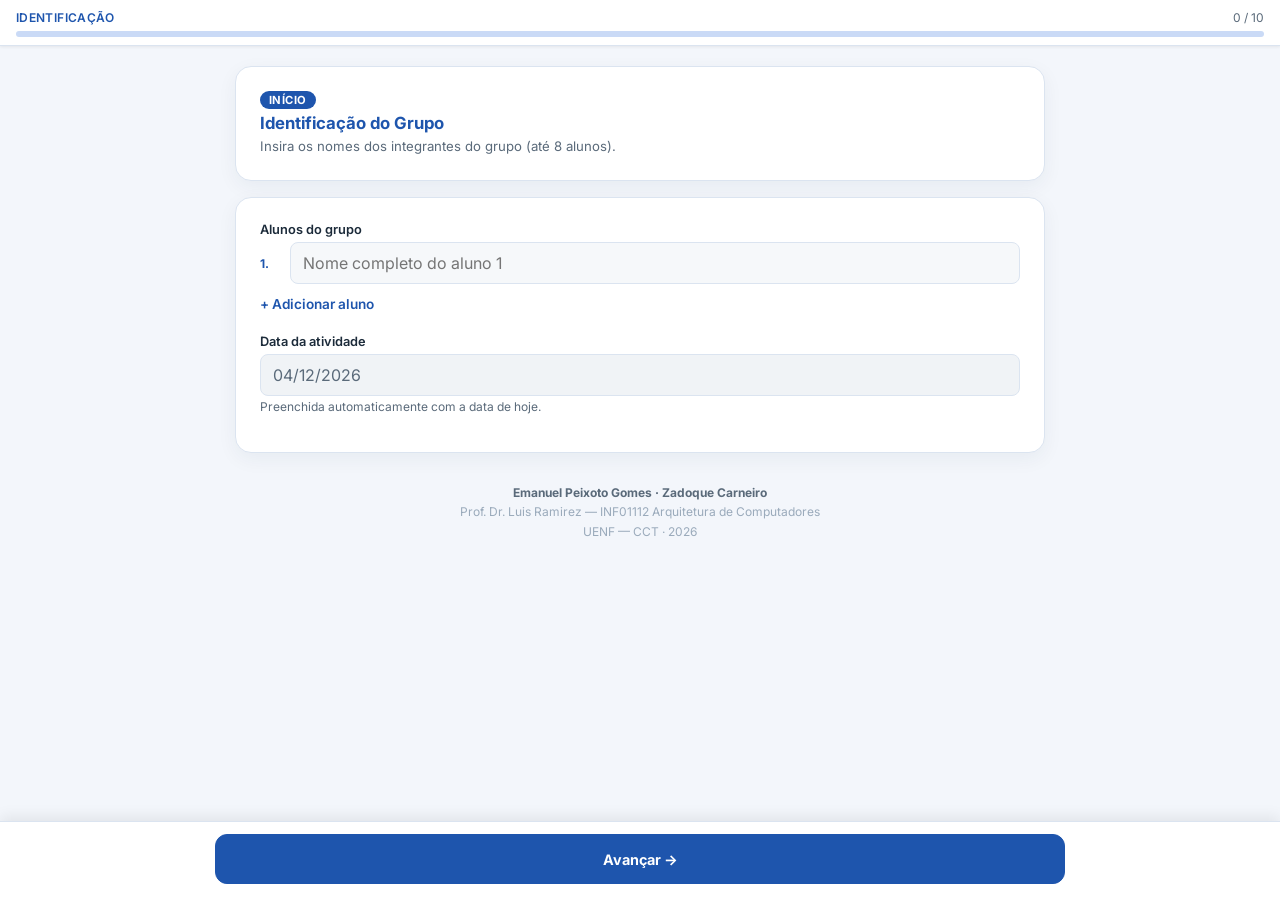
<file: aulas/inicializacao/index.html>
<!DOCTYPE html>
<html lang="pt-BR" data-module="inicializacao">
<head>
<meta charset="UTF-8">
<meta name="viewport" content="width=device-width, initial-scale=1.0, maximum-scale=1.0">
<meta name="description" content="Ficha de Atividade Prática — Lab 03 — Arquitetura de Computadores — UENF">
<title>AdC Lab 03 — Ficha Digital</title>
<link rel="preconnect" href="https://fonts.googleapis.com">
<link rel="preconnect" href="https://fonts.gstatic.com" crossorigin>
<link href="https://fonts.googleapis.com/css2?family=Inter:wght@400;500;600;700&display=swap" rel="stylesheet">
<style>
:root{
  --p:#004A7F; --pd:#003056; --pl:#E8F2FC; --plb:#C8DCF0;
  --acc:#DC3233; --al:#FDEAEA;
  --ok:#27AE60; --okl:#E4F7EC;
  --warn:#E07B00;
  --txt:#1C2B3A; --muted:#5A6A7A; --faint:#9AAABB;
  --bg:#EFF2F6; --sur:#FFFFFF; --sur2:#F6F8FA;
  --bdr:rgba(0,60,120,.11);
  --sh0:0 1px 3px rgba(0,0,0,.07);
  --sh1:0 4px 14px rgba(0,0,0,.09);
  --sh2:0 12px 36px rgba(0,0,0,.13);
  --r4:4px; --r8:8px; --r12:12px; --r16:16px; --rfull:9999px;
  --navh:68px;
}
*,*::before,*::after{box-sizing:border-box;margin:0;padding:0}
html{-webkit-text-size-adjust:none;text-size-adjust:none;scroll-behavior:smooth}
body{font-family:'Inter',sans-serif;font-size:16px;background:var(--bg);color:var(--txt);min-height:100dvh;padding-bottom:calc(var(--navh) + 80px)}
img,picture,video,canvas,svg{display:block;max-width:100%;height:auto}
input,button,textarea,select{font:inherit;color:inherit}
button{cursor:pointer;background:none;border:none}
textarea{resize:vertical}
:focus-visible{outline:2px solid var(--p);outline-offset:3px;border-radius:var(--r4)}
a,button,[role="button"]{transition:color .18s,background .18s,border-color .18s,box-shadow .18s,opacity .18s}

/* ── Progress Bar ── */
#progress-wrap{position:sticky;top:0;z-index:100;background:var(--sur);border-bottom:1px solid var(--bdr);box-shadow:var(--sh0);padding:10px 16px 8px}
#prog-header{display:flex;justify-content:space-between;align-items:center;margin-bottom:6px}
#prog-title{font-size:.75rem;font-weight:600;color:var(--p);letter-spacing:.03em;text-transform:uppercase}
#prog-count{font-size:.75rem;color:var(--muted)}
#prog-bar-track{height:6px;background:var(--plb);border-radius:var(--rfull);overflow:hidden}
#prog-bar-fill{height:100%;background:linear-gradient(90deg,var(--p),#0072C6);border-radius:var(--rfull);transition:width .4s cubic-bezier(.4,0,.2,1)}

/* ── App Shell ── */
#app{max-width:520px;margin:0 auto;padding:16px 16px 0}

/* ── Card ── */
.card{background:var(--sur);border-radius:var(--r16);box-shadow:var(--sh1);padding:20px;margin-bottom:16px}
.card-head{display:flex;align-items:center;gap:10px;margin-bottom:4px}
.step-badge{background:var(--p);color:#fff;font-size:.7rem;font-weight:700;padding:2px 9px;border-radius:var(--rfull);letter-spacing:.04em;white-space:nowrap}
.card-title{font-size:1.05rem;font-weight:700;color:var(--p);line-height:1.25}
.card-sub{font-size:.825rem;color:var(--muted);margin-top:3px;line-height:1.45}

/* ── Task Box ── */
.task-box{background:var(--pl);border-left:3px solid var(--p);border-radius:0 var(--r8) var(--r8) 0;padding:10px 12px;margin:12px 0;font-size:.85rem;font-weight:500;color:var(--pd);display:flex;gap:8px;align-items:flex-start}
.task-icon{flex-shrink:0;margin-top:1px}

/* ── Labels & Fields ── */
.field-label{font-size:.8rem;font-weight:600;color:var(--txt);margin-bottom:5px;display:block}
.field-hint{font-size:.75rem;color:var(--muted);margin-top:3px}
textarea.field{width:100%;border:1.5px solid var(--bdr);border-radius:var(--r8);padding:10px 12px;font-size:.9rem;line-height:1.5;background:var(--sur2);color:var(--txt);min-height:90px;transition:border-color .18s,box-shadow .18s}
textarea.field:focus{border-color:var(--p);box-shadow:0 0 0 3px rgba(0,74,127,.12);outline:none}
input.field-text{width:100%;border:1.5px solid var(--bdr);border-radius:var(--r8);padding:10px 12px;font-size:.9rem;background:var(--sur2);color:var(--txt);transition:border-color .18s}
input.field-text:focus{border-color:var(--p);box-shadow:0 0 0 3px rgba(0,74,127,.12);outline:none}
input.field-text:read-only{background:#F0F3F6;color:var(--muted)}
.char-count{text-align:right;font-size:.75rem;color:var(--faint);margin-top:3px}
.char-count.warn{color:var(--warn)}
.char-count.ok{color:var(--ok)}
.field-group{margin-bottom:14px}

/* ── Names List ── */
.names-list{display:flex;flex-direction:column;gap:8px}
.name-row{display:flex;align-items:center;gap:8px}
.name-num{font-size:.75rem;font-weight:700;color:var(--p);min-width:22px}
.name-row input{flex:1}
.btn-remove-name{color:var(--acc);padding:4px;border-radius:var(--r4);line-height:1;font-size:1.1rem;min-width:28px;min-height:28px;display:flex;align-items:center;justify-content:center}
.btn-remove-name:hover{background:var(--al)}
.btn-add-name{display:flex;align-items:center;gap:6px;color:var(--p);font-size:.85rem;font-weight:600;padding:8px 0;margin-top:4px}
.btn-add-name:hover{color:var(--pd)}

/* ── Hard Radio ── */
.hard-row{display:flex;gap:8px;flex-wrap:wrap;margin-top:6px}
.hard-btn{flex:1;min-width:80px;padding:8px 4px;border-radius:var(--r8);border:1.5px solid var(--bdr);background:var(--sur2);font-size:.82rem;font-weight:600;color:var(--muted);text-align:center;cursor:pointer;transition:all .18s;min-height:44px}
.hard-btn:hover{border-color:var(--p);color:var(--p)}
.hard-btn.sel-yes{background:var(--al);border-color:var(--acc);color:var(--acc)}
.hard-btn.sel-no{background:var(--okl);border-color:var(--ok);color:var(--ok)}
.hard-btn.sel-parcial{background:var(--pl);border-color:var(--p);color:var(--p)}

/* ── Photo Upload ── */
.photo-zone{border:2px dashed var(--plb);border-radius:var(--r12);padding:20px;text-align:center;cursor:pointer;background:var(--sur2);transition:border-color .18s,background .18s;min-height:140px;display:flex;flex-direction:column;align-items:center;justify-content:center;gap:8px;position:relative}
.photo-zone:hover,.photo-zone.dragover{border-color:var(--p);background:var(--pl)}
.photo-zone input[type=file]{position:absolute;inset:0;opacity:0;cursor:pointer;width:100%;height:100%}
.photo-icon{font-size:2rem;color:var(--plb)}
.photo-label{font-size:.85rem;color:var(--muted);font-weight:500}
.photo-label span{color:var(--p);font-weight:600}
.photo-preview{width:100%;border-radius:var(--r8);max-height:200px;object-fit:contain;display:none}
.photo-preview.visible{display:block}
.photo-actions{display:none;gap:8px;justify-content:center;flex-wrap:wrap}
.photo-actions.visible{display:flex}
.btn-sm{font-size:.78rem;font-weight:600;padding:5px 12px;border-radius:var(--rfull);border:1.5px solid var(--bdr);background:var(--sur);color:var(--muted);min-height:32px}
.btn-sm:hover{border-color:var(--acc);color:var(--acc)}
.btn-sm.danger{border-color:var(--acc);color:var(--acc)}
.btn-sm.danger:hover{background:var(--al)}

/* ── Essay ── */
.essay-area{min-height:160px}
.essay-bar{height:3px;border-radius:var(--rfull);background:var(--bdr);margin-top:6px;overflow:hidden}
.essay-bar-fill{height:100%;border-radius:var(--rfull);background:var(--acc);transition:width .3s,background .3s}

/* ── Observations ── */
.obs-problem-row{display:flex;gap:10px;margin:8px 0}
.obs-btn{flex:1;padding:10px;border-radius:var(--r8);border:1.5px solid var(--bdr);font-size:.85rem;font-weight:600;color:var(--muted);text-align:center;min-height:44px;background:var(--sur2);cursor:pointer;transition:all .18s}
.obs-btn.active-yes{background:var(--al);border-color:var(--acc);color:var(--acc)}
.obs-btn.active-no{background:var(--okl);border-color:var(--ok);color:var(--ok)}
.obs-extra{display:none}
.obs-extra.visible{display:block}

/* ── Result Page ── */
.result-hero{text-align:center;padding:8px 0 16px}
.result-hero .check{font-size:2.8rem;margin-bottom:6px}
.result-hero h2{font-size:1.2rem;font-weight:700;color:var(--p)}
.result-hero p{font-size:.875rem;color:var(--muted);margin-top:4px}
.steps-summary{background:var(--sur2);border-radius:var(--r8);padding:12px 14px;margin:12px 0;font-size:.82rem;color:var(--muted);display:flex;flex-direction:column;gap:6px}
.sum-row{display:flex;justify-content:space-between;align-items:center;gap:8px}
.sum-label{font-weight:500}
.sum-val{color:var(--p);font-weight:600;text-align:right;max-width:60%}
.btn-copy{display:flex;align-items:center;justify-content:center;gap:8px;width:100%;padding:14px;border-radius:var(--r12);background:var(--ok);color:#fff;font-size:.95rem;font-weight:700;border:none;cursor:pointer;box-shadow:var(--sh1);transition:background .18s,transform .12s;min-height:52px}
.btn-copy:hover{background:#229954}
.btn-copy:active{transform:scale(.98)}
.btn-copy.copied{background:var(--pd)}
.instructions-box{background:var(--pl);border-radius:var(--r12);padding:14px;margin-top:14px}
.instructions-box h4{font-size:.85rem;font-weight:700;color:var(--p);margin-bottom:8px}
.instructions-box ol{padding-left:18px;font-size:.82rem;color:var(--txt);line-height:1.7}
.instructions-box li{margin-bottom:2px}
.instructions-box code{background:var(--plb);padding:1px 5px;border-radius:3px;font-size:.78rem;font-family:monospace}

/* ── Navigation Buttons ── */
#nav-wrap{position:fixed;bottom:0;left:0;right:0;z-index:99;background:var(--sur);border-top:1px solid var(--bdr);padding:10px 16px 12px;box-shadow:0 -4px 14px rgba(0,0,0,.08)}
.nav-inner{max-width:520px;margin:0 auto;display:flex;gap:10px}
.btn-nav{flex:1;padding:13px;border-radius:var(--r12);font-size:.9rem;font-weight:700;min-height:var(--navh);cursor:pointer;transition:all .18s;min-height:50px}
.btn-back{background:var(--sur2);color:var(--muted);border:1.5px solid var(--bdr)}
.btn-back:hover{border-color:var(--p);color:var(--p)}
.btn-next{background:var(--p);color:#fff;border:1.5px solid var(--p);flex:2}
.btn-next:hover{background:var(--pd)}
.btn-next:active{transform:scale(.98)}
.btn-next:disabled{background:var(--plb);border-color:var(--plb);color:#fff;cursor:not-allowed;transform:none}

/* ── Toast ── */
#toast{position:fixed;bottom:88px;left:50%;transform:translateX(-50%) translateY(20px);background:#1C2B3A;color:#fff;padding:10px 18px;border-radius:var(--rfull);font-size:.82rem;font-weight:500;opacity:0;transition:opacity .3s,transform .3s;pointer-events:none;z-index:200;white-space:nowrap;max-width:90vw;text-align:center}
#toast.show{opacity:1;transform:translateX(-50%) translateY(0)}
#toast.warn-toast{background:var(--warn)}
#toast.ok-toast{background:var(--ok)}

/* ── Footer ── */
footer{text-align:center;padding:14px 16px 24px;font-size:.75rem;color:var(--faint);line-height:1.6;max-width:520px;margin:0 auto}
footer strong{color:var(--muted)}

/* ── Step fade ── */
.step-panel{animation:fadeIn .2s ease}
@keyframes fadeIn{from{opacity:0;transform:translateY(6px)}to{opacity:1;transform:translateY(0)}}

/* ── Responsive ── */
@media(min-width:600px){
  #app{padding:20px 20px 0}
  .card{padding:24px}
  .photo-zone{min-height:160px}
}
@media(min-width:768px){
  body{padding-bottom:120px}
  #nav-wrap{padding:12px 20px 16px}
}
</style>
  <link rel="stylesheet" href="../../assets/lesson-theme.css">
</head>
<body>

<!-- Progress Bar -->
<div id="progress-wrap">
  <div id="prog-header">
    <span id="prog-title">Laboratório 03 — UENF</span>
    <span id="prog-count">0 / 10</span>
  </div>
  <div id="prog-bar-track">
    <div id="prog-bar-fill" style="width:0%"></div>
  </div>
</div>

<!-- App Content -->
<div id="app"></div>

<!-- Navigation -->
<div id="nav-wrap">
  <div class="nav-inner">
    <button class="btn-nav btn-back" id="btn-back" onclick="navigate(-1)">← Voltar</button>
    <button class="btn-nav btn-next" id="btn-next" onclick="navigate(1)">Avançar →</button>
  </div>
</div>

<!-- Toast -->
<div id="toast"></div>

<!-- Footer -->
<footer>
  <strong>Emanuel Peixoto Gomes · Zadoque Carneiro</strong><br>
  Prof. Dr. Luis Ramirez — INF01112 Arquitetura de Computadores<br>
  UENF — CCT · 2026
</footer>

<script>
// ═══════════════════════════════ CONFIG ════════════════════════════════
const SK = 'adc_lab03_v2';
const PRACTICAL = [
  { id:'hdr_gabinete', title:'Etapa 1 — Header do Gabinete',
    sub:'Localize o bloco F_PANEL no canto inferior direito da placa-mãe.',
    task:'Identifique e fotografe o header do painel frontal (F_PANEL) da placa-mãe.', hasPhoto:true,
    descQ:'Descreva o que você observou no header F_PANEL:',
    hardQ:'Foi difícil localizar o header F_PANEL?' },
  { id:'cabos_painel', title:'Etapa 2 — Cabos do Painel Frontal',
    sub:'Conecte PWR SW, RESET SW, LEDs e Speaker seguindo o silkscreen.',
    task:'Coloque todos os cabos corretamente e fotografe o resultado.', hasPhoto:true,
    descQ:'Descreva como foi o processo. Teve dificuldade em algum cabo?',
    hardQ:'Algum cabo foi difícil de conectar?' },
  { id:'hdr_audio', title:'Etapa 3 — Header de Áudio (AAFP)',
    sub:'Localize o header AAFP (HD Audio) na placa-mãe.',
    task:'Identifique e fotografe o header de áudio frontal.', hasPhoto:true,
    descQ:'Descreva onde o header AAFP foi encontrado na placa-mãe:',
    hardQ:'Foi difícil localizar o header de áudio?' },
  { id:'cabo_audio', title:'Etapa 4 — Cabo de Áudio',
    sub:'Encaixe o cabo HD AUDIO no header AAFP.',
    task:'Encaixe o cabo HD AUDIO e verifique o pino bloqueado como guia de alinhamento.', hasPhoto:false,
    descQ:'Descreva como foi o encaixe. O cabo entrou na primeira tentativa?',
    hardQ:'Teve dificuldade para encaixar o cabo de áudio?' },
  { id:'hdr_usb', title:'Etapa 5 — Headers USB',
    sub:'Localize os headers USB 2.0 (9 pinos) e USB 3.0 (19 pinos) na placa-mãe.',
    task:'Identifique e fotografe os headers USB 2.0 e USB 3.0.', hasPhoto:true,
    descQ:'Descreva o que você observou. Quais diferenças notou entre os dois tipos?',
    hardQ:'Foi difícil diferenciar USB 2.0 do USB 3.0?' },
  { id:'cabo_usb', title:'Etapa 6 — Cabo USB Conectado',
    sub:'Encaixe o cabo USB frontal no header correspondente.',
    task:'Encaixe o cabo USB e fotografe o resultado final.', hasPhoto:true,
    descQ:'Descreva como foi o processo. Houve alguma dificuldade?',
    hardQ:'Houve dificuldade para encaixar o cabo USB?' },
  { id:'speaker', title:'Etapa 7 — Speaker Interno',
    sub:'Localize o conector do speaker interno (4 pinos, próximo ao F_PANEL).',
    task:'Identifique o speaker e fotografe o conector.', hasPhoto:true,
    descQ:'Descreva onde o speaker foi encontrado e como é o conector:',
    hardQ:'Foi difícil identificar o conector do speaker?' }
];
const TOTAL = 10; // steps 0-9 + result = screen 10

// ═══════════════════════════════ STATE ═════════════════════════════════
function defaultState(){
  return {
    step: 0,
    names: [''],
    date: new Date().toLocaleDateString('pt-BR',{day:'2-digit',month:'2-digit',year:'numeric'}),
    practical: PRACTICAL.map(()=>({photo:null,desc:'',hard:null})),
    essay: '',
    obs: { text:'', problem:null, step:'', symptom:'' }
  };
}
let S = defaultState();
function loadS(){
  try{
    const r=localStorage.getItem(SK);
    if(r){ const p=JSON.parse(r); if(p&&p.names) S=p; }
  }catch(e){}
}
function saveS(){
  try{ localStorage.setItem(SK,JSON.stringify(S)); }
  catch(e){ toast('Armazenamento cheio — tente remover fotos.',true); }
}

// ═══════════════════════════════ RENDER ════════════════════════════════
function render(){
  updateProgress();
  const app=document.getElementById('app');
  if(S.step===0) app.innerHTML=renderNames();
  else if(S.step>=1&&S.step<=7) app.innerHTML=renderPractical(S.step-1);
  else if(S.step===8) app.innerHTML=renderEssay();
  else if(S.step===9) app.innerHTML=renderObs();
  else app.innerHTML=renderResult();

  document.getElementById('btn-back').style.display = S.step===0?'none':'flex';
  const nb=document.getElementById('btn-next');
  nb.textContent = S.step>=10 ? '' : S.step===TOTAL-1 ? '✓ Concluir' : 'Avançar →';
  nb.style.display = S.step===10 ? 'none' : 'flex';
  nb.style.alignItems = 'center';
  nb.style.justifyContent = 'center';
  bindEvents();
}

function updateProgress(){
  const pct=Math.round((S.step/TOTAL)*100);
  document.getElementById('prog-bar-fill').style.width=pct+'%';
  document.getElementById('prog-count').textContent=S.step+' / '+TOTAL;
  const titles=['Identificação','Etapa 1','Etapa 2','Etapa 3','Etapa 4','Etapa 5','Etapa 6','Etapa 7','Questão Boot','Observações','Concluído'];
  document.getElementById('prog-title').textContent=titles[Math.min(S.step,10)]||'Lab 03';
}

// ── Step 0: Names ──────────────────────────────────────────────────────
function renderNames(){
  const rows=S.names.map((n,i)=>`
    <div class="name-row">
      <span class="name-num">${i+1}.</span>
      <input class="field-text" id="name-${i}" type="text" placeholder="Nome completo do aluno ${i+1}"
        value="${esc(n)}" oninput="S.names[${i}]=this.value;saveS()">
      ${i>0?`<button class="btn-remove-name" onclick="removeName(${i})" title="Remover">✕</button>`:''}
    </div>`).join('');
  const canAdd=S.names.length<8;
  return `<div class="step-panel">
    <div class="card">
      <div class="card-head"><span class="step-badge">INÍCIO</span></div>
      <div class="card-title">Identificação do Grupo</div>
      <div class="card-sub">Insira os nomes dos integrantes do grupo (até 8 alunos).</div>
    </div>
    <div class="card">
      <div class="field-group">
        <label class="field-label">Alunos do grupo</label>
        <div class="names-list">${rows}</div>
        ${canAdd?`<button class="btn-add-name" onclick="addName()">+ Adicionar aluno</button>`:''}
      </div>
      <div class="field-group">
        <label class="field-label">Data da atividade</label>
        <input class="field-text" type="text" value="${esc(S.date)}" readonly>
        <div class="field-hint">Preenchida automaticamente com a data de hoje.</div>
      </div>
    </div>
  </div>`;
}
function addName(){ if(S.names.length<8){S.names.push('');saveS();render();} }
function removeName(i){ S.names.splice(i,1);saveS();render(); }

// ── Steps 1-7: Practical ───────────────────────────────────────────────
function renderPractical(idx){
  const cfg=PRACTICAL[idx];
  const d=S.practical[idx];
  const hbtn=(val,label,cls)=>`
    <button class="hard-btn ${d.hard===val?cls:''}" onclick="setHard(${idx},'${val}')">${label}</button>`;
  const photoSection=cfg.hasPhoto?`
    <div class="field-group">
      <label class="field-label">📷 Fotografia da etapa</label>
      <div class="photo-zone" id="pzone-${idx}" ondragover="event.preventDefault();this.classList.add('dragover')"
        ondragleave="this.classList.remove('dragover')" ondrop="handleDrop(event,${idx})">
        <input type="file" accept="image/*" capture="environment" onchange="handlePhoto(event,${idx})">
        ${d.photo?'':`<div class="photo-icon">📸</div>
        <div class="photo-label">Toque para tirar foto ou <span>escolher da galeria</span></div>`}
        ${d.photo?`<img class="photo-preview visible" id="prev-${idx}" src="${d.photo}" alt="Foto etapa ${idx+1}">`:
          `<img class="photo-preview" id="prev-${idx}" src="" alt="">`}
      </div>
      <div class="photo-actions ${d.photo?'visible':''}" id="pact-${idx}">
        <button class="btn-sm danger" onclick="clearPhoto(${idx})">✕ Remover foto</button>
      </div>
    </div>`:
    `<div class="task-box"><span class="task-icon">🔧</span><span>${cfg.task}</span></div>`;

  return `<div class="step-panel">
    <div class="card">
      <div class="card-head"><span class="step-badge">ETAPA ${idx+1}</span></div>
      <div class="card-title">${cfg.title}</div>
      <div class="card-sub">${cfg.sub}</div>
    </div>
    <div class="card">
      ${cfg.hasPhoto?`<div class="task-box"><span class="task-icon">🔧</span><span>${cfg.task}</span></div>`:''}
      ${photoSection}
      <div class="field-group">
        <label class="field-label" for="desc-${idx}">${cfg.descQ}</label>
        <textarea class="field" id="desc-${idx}" placeholder="Escreva suas observações aqui..."
          oninput="S.practical[${idx}].desc=this.value;saveS()">${esc(d.desc)}</textarea>
      </div>
      <div class="field-group">
        <label class="field-label">${cfg.hardQ}</label>
        <div class="hard-row">
          ${hbtn('sim','✅ Sim','sel-yes')}
          ${hbtn('nao','❌ Não','sel-no')}
          ${hbtn('parcial','⚡ Parcialmente','sel-parcial')}
        </div>
      </div>
    </div>
  </div>`;
}
function setHard(idx,val){ S.practical[idx].hard=val;saveS();render(); }

// ── Step 8: Essay ──────────────────────────────────────────────────────
function renderEssay(){
  const len=S.essay.length;
  const pct=Math.min(100,Math.round((len/100)*100));
  const barColor=len>=100?'var(--ok)':len>60?'var(--warn)':'var(--acc)';
  const cc=len>=100?'ok':len>60?'warn':'';
  return `<div class="step-panel">
    <div class="card">
      <div class="card-head"><span class="step-badge">ETAPA 8</span></div>
      <div class="card-title">Questão — Sequência de Boot</div>
      <div class="card-sub">Responda com suas próprias palavras. Mínimo de 100 caracteres.</div>
    </div>
    <div class="card">
      <div class="field-group">
        <label class="field-label">O que ocorre em um computador após o botão Power ser pressionado?</label>
        <div class="field-hint" style="margin-bottom:8px">Descreva a sequência de eventos, desde o botão até a imagem aparecer na tela.</div>
        <textarea class="field essay-area" id="essay-field" placeholder="Descreva a sequência de boot com suas palavras..."
          oninput="S.essay=this.value;saveS();updateEssayUI()">${esc(S.essay)}</textarea>
        <div class="essay-bar"><div class="essay-bar-fill" id="essay-bar" style="width:${pct}%;background:${barColor}"></div></div>
        <div class="char-count ${cc}" id="essay-count">${len} / 100 caracteres ${len>=100?'✓':''}</div>
      </div>
    </div>
  </div>`;
}
function updateEssayUI(){
  const len=S.essay.length;
  const pct=Math.min(100,Math.round((len/100)*100));
  const bar=document.getElementById('essay-bar');
  const cnt=document.getElementById('essay-count');
  if(bar){bar.style.width=pct+'%';bar.style.background=len>=100?'var(--ok)':len>60?'var(--warn)':'var(--acc)';}
  if(cnt){cnt.textContent=`${len} / 100 caracteres ${len>=100?'✓':''}`;cnt.className='char-count '+(len>=100?'ok':len>60?'warn':'');}
  document.getElementById('btn-next').disabled=(len<100);
}

// ── Step 9: Observations ───────────────────────────────────────────────
function renderObs(){
  const o=S.obs;
  return `<div class="step-panel">
    <div class="card">
      <div class="card-head"><span class="step-badge">ETAPA 9</span></div>
      <div class="card-title">Observações do Boot</div>
      <div class="card-sub">Após ligar o computador montado pelo grupo, responda:</div>
    </div>
    <div class="card">
      <div class="field-group">
        <label class="field-label">O que foi observado ao pressionar o botão Power?</label>
        <textarea class="field" id="obs-text" placeholder="Ex: Fans giraram, LEDs acenderam, apareceu tela do BIOS..."
          oninput="S.obs.text=this.value;saveS()">${esc(o.text)}</textarea>
      </div>
      <div class="field-group">
        <label class="field-label">Este computador apresentou algum problema?</label>
        <div class="obs-problem-row">
          <button class="obs-btn ${o.problem===true?'active-yes':''}" onclick="setProblem(true)">⚠️ Sim</button>
          <button class="obs-btn ${o.problem===false?'active-no':''}" onclick="setProblem(false)">✅ Não — tudo OK</button>
        </div>
      </div>
      <div class="obs-extra ${o.problem===true?'visible':''}" id="obs-extra">
        <div class="field-group">
          <label class="field-label">Em qual etapa da sequência de boot o erro ocorreu?</label>
          <input class="field-text" id="obs-step" type="text" placeholder="Ex: Etapa 7 — POST / RAM"
            value="${esc(o.step)}" oninput="S.obs.step=this.value;saveS()">
        </div>
        <div class="field-group">
          <label class="field-label">Qual foi o sintoma exato?</label>
          <textarea class="field" id="obs-sym" placeholder="Ex: Beep longo repetido, nenhuma imagem na tela..."
            oninput="S.obs.symptom=this.value;saveS()">${esc(o.symptom)}</textarea>
        </div>
      </div>
    </div>
  </div>`;
}
function setProblem(v){
  S.obs.problem=v;saveS();
  document.querySelectorAll('.obs-btn').forEach(b=>b.className='obs-btn');
  if(v===true) document.querySelectorAll('.obs-btn')[0].className='obs-btn active-yes';
  else document.querySelectorAll('.obs-btn')[1].className='obs-btn active-no';
  const ex=document.getElementById('obs-extra');
  if(ex) ex.className='obs-extra'+(v?' visible':'');
}

// ── Step 10: Result ────────────────────────────────────────────────────
function renderResult(){
  const filled=S.practical.filter(p=>p.desc.trim()).length;
  const photos=S.practical.filter(p=>p.photo).length;
  return `<div class="step-panel">
    <div class="card result-hero">
      <div class="check">🎉</div>
      <h2>Atividade Concluída!</h2>
      <p>Gere o código LaTeX e compile no Texpage.com</p>
    </div>
    <div class="card">
      <div class="steps-summary">
        <div class="sum-row"><span class="sum-label">Alunos</span><span class="sum-val">${S.names.filter(n=>n.trim()).join(', ')||'—'}</span></div>
        <div class="sum-row"><span class="sum-label">Data</span><span class="sum-val">${S.date}</span></div>
        <div class="sum-row"><span class="sum-label">Etapas preenchidas</span><span class="sum-val">${filled} / 7</span></div>
        <div class="sum-row"><span class="sum-label">Fotos tiradas</span><span class="sum-val">${photos} / 6</span></div>
        <div class="sum-row"><span class="sum-label">Questão boot</span><span class="sum-val">${S.essay.length>=100?'✓ Respondida':'⚠ Incompleta'}</span></div>
        <div class="sum-row"><span class="sum-label">Observações</span><span class="sum-val">${S.obs.text?'✓ Preenchidas':'— Não preenchidas'}</span></div>
      </div>
      <button class="btn-copy" id="btn-copy-latex" onclick="copyLatex()">
        <span>📋</span><span>Copiar código LaTeX</span>
      </button>
      <div class="instructions-box">
        <h4>📌 Como compilar no Texpage.com</h4>
        <ol>
          <li>Acesse <code>texpage.com</code> → <em>New Project → Blank</em></li>
          <li>Cole o código copiado no editor (<code>main.tex</code>)</li>
          <li>Faça upload das fotos com os nomes:<br>
            <code>foto_etapa1.jpg</code>, <code>foto_etapa2.jpg</code> ... <code>foto_etapa7.jpg</code><br>
            <em>(exceto etapa 4 que não tem foto)</em></li>
          <li>Clique em <strong>Compile</strong> (ou Ctrl+Enter)</li>
          <li>Baixe o PDF gerado</li>
        </ol>
      </div>
      <div style="margin-top:12px">
        <button class="btn-sm" style="width:100%;padding:10px;color:var(--acc);border-color:var(--acc)" onclick="if(confirm('Isso apagará todos os dados. Confirma?')){localStorage.removeItem('${SK}');S=defaultState();render();}">🗑 Reiniciar ficha</button>
      </div>
    </div>
  </div>`;
}

// ── LaTeX Generation ───────────────────────────────────────────────────
function genLatex(){
  const ns=S.names.filter(n=>n.trim());
  const nl=ns.map((n,i)=>`  \\textbf{Aluno(a) ${i+1}:} ${latexEsc(n)}`).join(' \\\\\n');
  const blocks=S.practical.map((d,i)=>{
    const cfg=PRACTICAL[i];
    const hardMap={'sim':'Sim','nao':'Não','parcial':'Parcialmente',null:'Não respondido'};
    const photoLine=cfg.hasPhoto?
      `  \\fotovazia{foto_etapa${i===3?'':(i+1)}.jpg}\n  \\\\[6pt]`:
      `  \\begin{tcolorbox}[resposta]\n    (Etapa sem fotografia)\n  \\end{tcolorbox}`;
    return `
% ── Etapa ${i+1}: ${cfg.title} ──
\\begin{tcolorbox}[etapa={${latexEsc(cfg.title)}}]
  \\begin{minipage}[t]{${cfg.hasPhoto?'0.44':'0.98'}\\linewidth}
${photoLine}
  \\end{minipage}
  ${cfg.hasPhoto?'\\hfill\n  \\begin{minipage}[t]{0.52\\linewidth}':''}
  \\campo{${latexEsc(cfg.descQ)}}{%
    ${latexEsc(d.desc)||'\\vspace{2.5cm}'}
  }
  \\\\[4pt]
  \\textbf{\\small ${latexEsc(cfg.hardQ)}}\\\\[3pt]
  Resposta: \\textbf{${hardMap[d.hard]}}
  ${cfg.hasPhoto?'\\end{minipage}':''}
\\end{tcolorbox}
\\vspace{8pt}
`;}).join('\n');

  const problemText=S.obs.problem===true?
    `\\item \\textbf{Problema identificado:} Sim\\\\
    Etapa: ${latexEsc(S.obs.step)||'Não especificada'}\\\\
    Sintoma: ${latexEsc(S.obs.symptom)||'Não descrito'}`:
    `\\item \\textbf{Problema identificado:} ${S.obs.problem===false?'Não — funcionou corretamente':'Não informado'}`;

  return `\\documentclass[a4paper,11pt]{article}
\\usepackage[a4paper,top=2cm,bottom=2cm,left=2.5cm,right=2.5cm]{geometry}
\\usepackage[brazil]{babel}
\\usepackage[utf8]{inputenc}
\\usepackage[T1]{fontenc}
\\usepackage{graphicx}
\\usepackage{xcolor}
\\usepackage{tcolorbox}
\\usepackage{booktabs}
\\usepackage{lmodern}
\\usepackage{fancyhdr}
\\tcbuselibrary{skins,breakable}

\\definecolor{primary}{RGB}{0,74,127}
\\definecolor{accent}{RGB}{220,50,47}
\\definecolor{lightgray}{RGB}{245,245,245}
\\definecolor{photobg}{RGB}{230,234,240}

\\pagestyle{fancy}\\fancyhf{}
\\fancyhead[L]{\\textcolor{primary}{\\small\\textbf{UENF}} | INF01112 -- Arquitetura de Computadores}
\\fancyhead[R]{\\textcolor{primary}{\\small Lab 03}}\\fancyfoot[C]{\\thepage}

\\tcbset{
  etapa/.style={enhanced,colback=lightgray,colframe=primary,colbacktitle=primary,coltitle=white,
    fonttitle=\\bfseries\\small,title=#1,top=4pt,bottom=4pt,left=6pt,right=6pt,boxrule=0.8pt,arc=4pt,breakable},
  foto/.style={enhanced,colback=photobg,colframe=primary!40,boxrule=0.6pt,arc=4pt,
    halign=center,valign=center,fontupper=\\small\\color{primary!60},height=5.5cm},
  resposta/.style={enhanced,colback=white,colframe=primary!30,boxrule=0.5pt,arc=4pt,breakable},
  alerta/.style={enhanced,colback=accent!8,colframe=accent,colbacktitle=accent,coltitle=white,
    fonttitle=\\bfseries\\small,boxrule=0.6pt,arc=4pt,breakable}
}
\\newcommand{\\campo}[2]{\\begin{tcolorbox}[resposta,title=\\textcolor{primary}{\\small #1}]#2\\end{tcolorbox}}
\\newcommand{\\fotovazia}[1]{\\begin{tcolorbox}[foto]\\textit{Inserir foto:}\\\\[4pt]\\texttt{\\small #1}\\end{tcolorbox}}

\\begin{document}
\\begin{center}
  {\\Large\\bfseries\\color{primary}Ficha de Atividade Pr\\'atica -- Laborat\\'orio 03}\\\\[4pt]
  {\\large Cabos, Headers do Painel e Primeiro Boot}\\\\[8pt]
  {\\small\\color{gray}UENF -- CCT \\quad|\\quad INF01112 \\quad|\\quad Prof.\\ Dr.\\ Luis Ramirez}
\\end{center}
\\vspace{4pt}\\noindent\\rule{\\linewidth}{1.2pt}\\vspace{6pt}

\\begin{tcolorbox}[etapa={Identifica\\c{c}\\~ao do Grupo}]
${nl}\\\\[4pt]
  \\textbf{Data:} ${latexEsc(S.date)} \\hspace{2cm} \\textbf{Turma:} \\hrulefill
\\end{tcolorbox}
\\vspace{10pt}

${blocks}
\\newpage

\\begin{tcolorbox}[alerta={Etapa 8 -- Quest\\~ao Dissertativa (m\\'inimo 100 caracteres)}]
  \\textbf{O que ocorre em um computador ap\\'os o bot\\~ao Power ser pressionado?}\\\\
  \\textit{Descreva a sequ\\^encia de eventos, desde o bot\\~ao at\\'e a imagem aparecer na tela.}
  \\tcblower
  ${latexEsc(S.essay)||'\\vspace{5cm}'}
\\end{tcolorbox}
\\vspace{8pt}

\\begin{tcolorbox}[etapa={Etapa 9 -- Observa\\c{c}\\~oes do Boot}]
  \\campo{O que foi observado ao ligar este computador?}{${latexEsc(S.obs.text)||'\\vspace{3cm}'}}
  \\begin{itemize}
    ${problemText}
  \\end{itemize}
\\end{tcolorbox}

\\vspace{12pt}
\\begin{center}
  \\begin{tabular}{p{0.44\\linewidth}p{0.44\\linewidth}}
    \\centering\\rule{0.42\\linewidth}{0.4pt}\\\\{\\small Assinatura do Professor} &
    \\centering\\rule{0.42\\linewidth}{0.4pt}\\\\{\\small Data de entrega}
  \\end{tabular}
\\end{center}
\\end{document}`;
}

function copyLatex(){
  const code=genLatex();
  navigator.clipboard.writeText(code).then(()=>{
    const btn=document.getElementById('btn-copy-latex');
    btn.innerHTML='<span>✓</span><span>Copiado!</span>';
    btn.classList.add('copied');
    toast('Código LaTeX copiado! Agora cole no Texpage.com',false,true);
    setTimeout(()=>{btn.innerHTML='<span>📋</span><span>Copiar código LaTeX</span>';btn.classList.remove('copied');},3000);
  }).catch(()=>{
    const ta=document.createElement('textarea');
    ta.value=code;ta.style.position='fixed';ta.style.opacity='0';
    document.body.appendChild(ta);ta.select();document.execCommand('copy');
    document.body.removeChild(ta);
    toast('Código LaTeX copiado!',false,true);
  });
}

// ── Navigation ─────────────────────────────────────────────────────────
function navigate(dir){
  if(dir===1){
    if(S.step===8&&S.essay.length<100){toast('Escreva pelo menos 100 caracteres na questão!',true);return;}
    if(S.step===0&&!S.names.filter(n=>n.trim()).length){toast('Adicione pelo menos um nome!',true);return;}
    if(S.step>=TOTAL) return;
  } else {
    if(S.step<=0) return;
  }
  S.step+=dir;
  saveS();render();
  window.scrollTo({top:0,behavior:'smooth'});
}

// ── Photo Handling ──────────────────────────────────────────────────────
function handlePhoto(e,idx){
  const f=e.target.files[0];
  if(!f) return;
  compressImg(f,b64=>{S.practical[idx].photo=b64;saveS();render();});
}
function handleDrop(e,idx){
  e.preventDefault();
  document.getElementById(`pzone-${idx}`).classList.remove('dragover');
  const f=e.dataTransfer.files[0];
  if(!f||!f.type.startsWith('image/')) return;
  compressImg(f,b64=>{S.practical[idx].photo=b64;saveS();render();});
}
function clearPhoto(idx){ S.practical[idx].photo=null;saveS();render(); }
function compressImg(file,cb){
  const r=new FileReader();
  r.onload=e=>{
    const img=new Image();
    img.onload=()=>{
      const canvas=document.createElement('canvas');
      const max=900; const sc=Math.min(1,max/Math.max(img.width,img.height));
      canvas.width=img.width*sc; canvas.height=img.height*sc;
      canvas.getContext('2d').drawImage(img,0,0,canvas.width,canvas.height);
      cb(canvas.toDataURL('image/jpeg',.72));
    };
    img.src=e.target.result;
  };
  r.readAsDataURL(file);
}

// ── Utilities ──────────────────────────────────────────────────────────
function esc(s){return(s||'').replace(/&/g,'&amp;').replace(/</g,'&lt;').replace(/>/g,'&gt;').replace(/"/g,'&quot;');}
function latexEsc(s){
  return(s||'').replace(/\\/g,'\\textbackslash{}')
    .replace(/~/g,'\\textasciitilde{}').replace(/\^/g,'\\textasciicircum{}')
    .replace(/([&%$#_{}])/g,'\\$1');
}
function toast(msg,warn,ok){
  const t=document.getElementById('toast');
  t.textContent=msg;
  t.className='show'+(warn?' warn-toast':ok?' ok-toast':'');
  clearTimeout(t._t);t._t=setTimeout(()=>t.className='',3200);
}

// ── Bind dynamic events (essay min-length check) ────────────────────────
function bindEvents(){
  if(S.step===8){
    const nb=document.getElementById('btn-next');
    if(nb) nb.disabled=(S.essay.length<100);
  }
}

// ── Init ───────────────────────────────────────────────────────────────
loadS();render();
</script>

<script>
/* Integração não invasiva: comunica altura e mudanças ao portal.
   Todas as respostas continuam a ser salvas pelas funções originais. */
(() => {
  if (window.parent === window) return;
  let task;
  const tell = () => {
    const height = Math.max(document.documentElement.scrollHeight, document.body?.scrollHeight || 0);
    window.parent.postMessage({type:"adc:resize",height},window.location.origin);
  };
  const notify = () => {
    window.parent.postMessage({type:"adc:progress"},window.location.origin);
    clearTimeout(task);
    task = setTimeout(tell,100);
  };
  const queue = () => requestAnimationFrame(tell);
  window.addEventListener("load",queue);
  window.addEventListener("resize",queue);
  document.addEventListener("input",notify,true);
  document.addEventListener("change",notify,true);
  document.addEventListener("click",() => setTimeout(notify,120),true);
  if ("ResizeObserver" in window) new ResizeObserver(queue).observe(document.body);
  queue();
})();
</script>
</body>
</html>
</file>
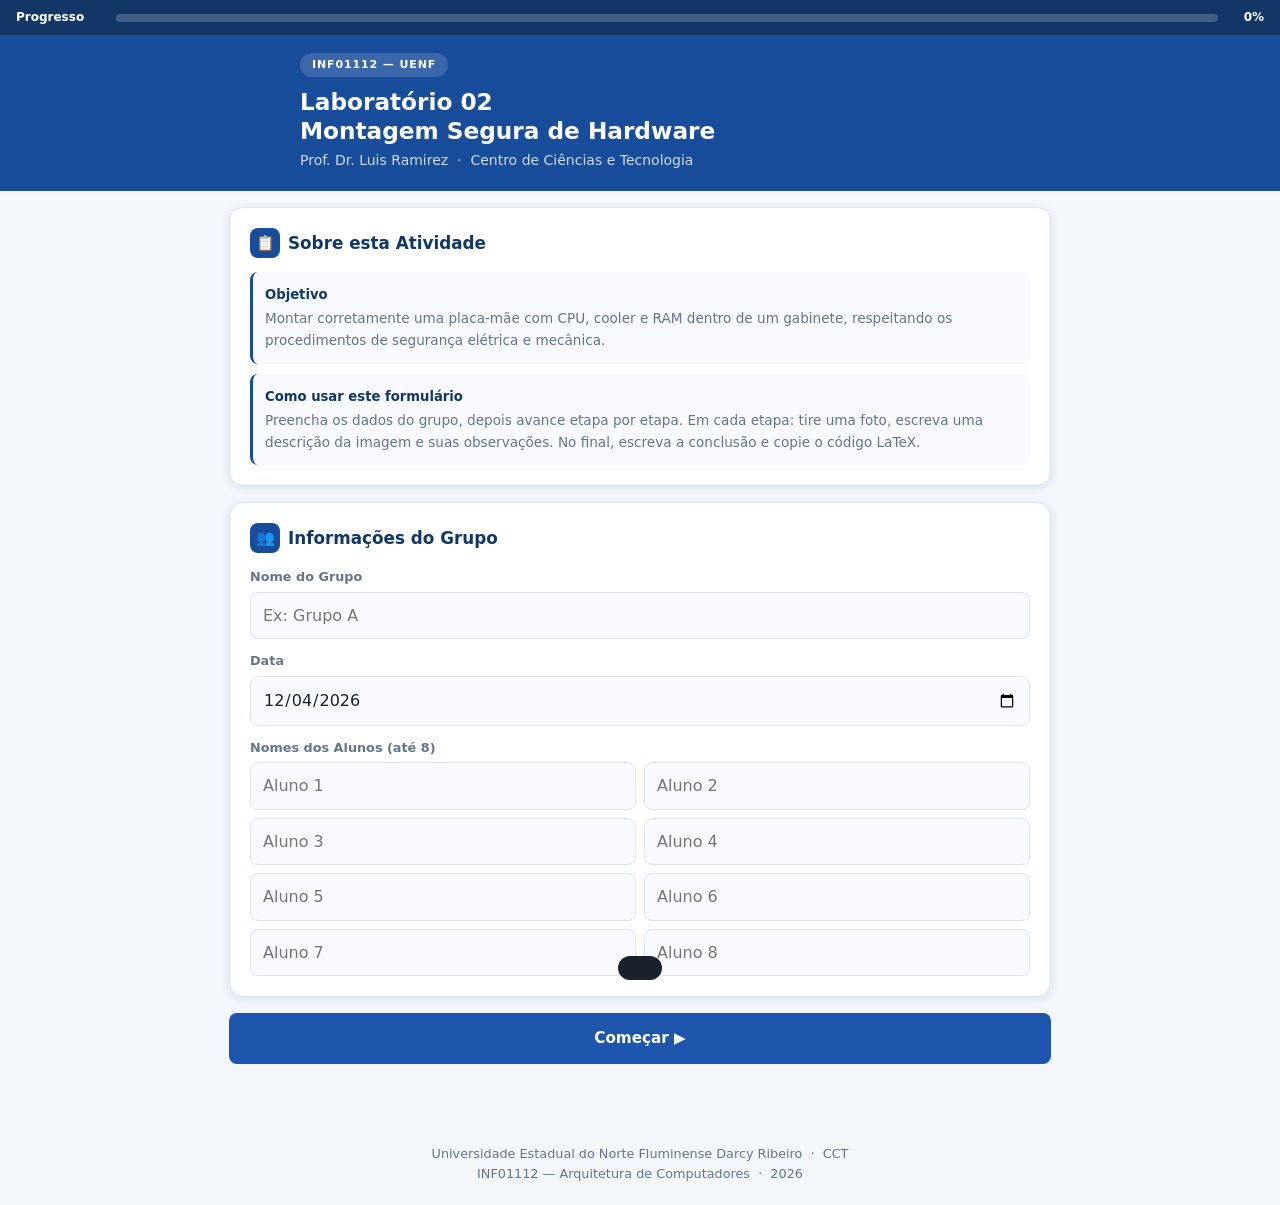
<file: aulas/montagem/index.html>
<!DOCTYPE html>
<html lang="pt-BR" data-module="montagem">
<head>
<meta charset="UTF-8">
<meta name="viewport" content="width=device-width, initial-scale=1.0">
<title>Lab 02 — Arquitetura de Computadores | UENF</title>
<style>
:root {
  --primary: #003d82;
  --primary-l: #0055b3;
  --primary-d: #002655;
  --accent: #e85d04;
  --success: #2d6a4f;
  --success-l: #52b788;
  --warn: #f4a261;
  --danger: #c1121f;
  --bg: #f0f4f8;
  --surf: #ffffff;
  --surf2: #f8fafc;
  --border: #dde3ea;
  --txt: #1a202c;
  --txt-m: #64748b;
  --shadow: 0 2px 10px rgba(0,61,130,.10);
  --shadow-lg: 0 8px 28px rgba(0,61,130,.16);
  --r: 14px;
  --r-sm: 8px;
}
*,*::before,*::after{box-sizing:border-box;margin:0;padding:0}
html{scroll-behavior:smooth}
body{font-family:-apple-system,BlinkMacSystemFont,'Segoe UI',Roboto,sans-serif;background:var(--bg);color:var(--txt);line-height:1.6;font-size:15px}
a{color:var(--primary)}

/* ── PROGRESS BAR ── */
#prog-bar-wrap{position:sticky;top:0;z-index:100;background:var(--primary-d);padding:8px 16px;display:flex;align-items:center;gap:10px}
#prog-label{color:#fff;font-size:12px;white-space:nowrap;font-weight:600;min-width:90px}
#prog-track{flex:1;height:8px;background:rgba(255,255,255,.2);border-radius:99px;overflow:hidden}
#prog-fill{height:100%;background:var(--accent);border-radius:99px;transition:width .4s ease;width:0%}
#prog-pct{color:#fff;font-size:12px;font-weight:700;min-width:36px;text-align:right}

/* ── HEADER ── */
header{background:var(--primary);color:#fff;padding:20px 16px 24px}
.header-inner{max-width:680px;margin:0 auto}
.header-badge{display:inline-block;background:rgba(255,255,255,.15);border-radius:99px;padding:3px 12px;font-size:11px;font-weight:700;letter-spacing:.08em;text-transform:uppercase;margin-bottom:10px}
header h1{font-size:1.45rem;font-weight:800;line-height:1.25;margin-bottom:4px}
header p{font-size:.875rem;opacity:.8}

/* ── MAIN ── */
main{max-width:680px;margin:0 auto;padding:16px 14px 60px}

/* ── SECTION CARD ── */
.card{background:var(--surf);border-radius:var(--r);box-shadow:var(--shadow);padding:20px;margin-bottom:16px}
.card h2{font-size:1.05rem;font-weight:700;color:var(--primary-d);margin-bottom:14px;display:flex;align-items:center;gap:8px}
.card h2 .icon{width:30px;height:30px;background:var(--primary);border-radius:8px;display:flex;align-items:center;justify-content:center;font-size:15px;flex-shrink:0}

/* ── INTRO ── */
.intro-grid{display:grid;gap:10px}
.intro-item{background:var(--surf2);border-radius:var(--r-sm);padding:12px;border-left:3px solid var(--primary)}
.intro-item strong{color:var(--primary-d);font-size:.825rem;display:block;margin-bottom:3px}
.intro-item p{font-size:.85rem;color:var(--txt-m)}

/* ── FORM FIELDS ── */
label{display:block;font-size:.8rem;font-weight:600;color:var(--txt-m);margin-bottom:4px;margin-top:12px}
label:first-child{margin-top:0}
input[type=text],input[type=date],textarea{width:100%;padding:10px 12px;border:1.5px solid var(--border);border-radius:var(--r-sm);font-size:.9rem;font-family:inherit;background:var(--surf2);color:var(--txt);transition:border .2s,box-shadow .2s;outline:none}
input[type=text]:focus,input[type=date]:focus,textarea:focus{border-color:var(--primary-l);box-shadow:0 0 0 3px rgba(0,85,179,.12)}
textarea{min-height:90px;resize:vertical}
.students-grid{display:grid;grid-template-columns:1fr 1fr;gap:8px}
@media(max-width:420px){.students-grid{grid-template-columns:1fr}}

/* ── STEP WIZARD ── */
.step-wizard{background:var(--surf);border-radius:var(--r);box-shadow:var(--shadow);margin-bottom:14px;overflow:hidden}
.step-wizard-header{background:var(--primary-d);color:#fff;padding:14px 16px;display:flex;align-items:center;gap:12px}
.step-wizard-num{width:38px;height:38px;border-radius:10px;background:var(--accent);color:#fff;font-weight:800;font-size:1rem;display:flex;align-items:center;justify-content:center;flex-shrink:0}
.step-wizard-info{flex:1}
.step-wizard-title{font-weight:700;font-size:.95rem}
.step-wizard-meta{font-size:.78rem;opacity:.75;margin-top:1px}
.step-indicator{font-size:.78rem;opacity:.7;white-space:nowrap}

.step-wizard-body{padding:16px}
.step-desc{font-size:.875rem;color:var(--txt-m);background:var(--surf2);border-radius:var(--r-sm);padding:10px 12px;margin-bottom:12px;line-height:1.55}
.step-warn{font-size:.82rem;color:var(--danger);background:#fff0f0;border-radius:var(--r-sm);padding:8px 12px;margin-bottom:12px;display:flex;gap:6px;align-items:flex-start}

/* ── PHOTO UPLOAD ── */
.photo-zone{border:2px dashed var(--border);border-radius:var(--r-sm);padding:20px;text-align:center;cursor:pointer;transition:border .2s,background .2s;background:var(--surf2);position:relative}
.photo-zone:hover,.photo-zone.drag{border-color:var(--primary-l);background:#f0f5ff}
.photo-zone input{position:absolute;inset:0;opacity:0;cursor:pointer;width:100%;height:100%}
.photo-zone .ph-icon{font-size:2rem;margin-bottom:6px}
.photo-zone p{font-size:.82rem;color:var(--txt-m)}
.photo-zone p span{color:var(--primary-l);font-weight:600}
.photo-preview{margin-top:10px;position:relative;display:none}
.photo-preview img{width:100%;border-radius:var(--r-sm);max-height:220px;object-fit:cover}
.photo-remove{position:absolute;top:6px;right:6px;background:rgba(0,0,0,.6);color:#fff;border:none;border-radius:99px;width:28px;height:28px;cursor:pointer;font-size:14px;display:flex;align-items:center;justify-content:center}

/* ── CHECKPOINT ── */
.checkpoint-row{display:flex;align-items:center;gap:10px;margin-top:12px;padding:10px 12px;background:var(--surf2);border-radius:var(--r-sm);cursor:pointer}
.check-toggle{width:22px;height:22px;border-radius:6px;border:2px solid var(--border);background:#fff;display:flex;align-items:center;justify-content:center;flex-shrink:0;transition:all .2s}
.check-toggle.checked{background:var(--success);border-color:var(--success);color:#fff}
.checkpoint-row p{font-size:.82rem;color:var(--txt-m);flex:1}
.checkpoint-row p strong{color:var(--txt);font-size:.85rem}

/* ── NAV BUTTONS ── */
.step-nav{display:flex;gap:10px;margin-top:16px}
.btn{display:flex;align-items:center;justify-content:center;gap:8px;padding:13px 20px;border-radius:var(--r-sm);font-size:.95rem;font-weight:700;cursor:pointer;border:none;transition:all .2s;font-family:inherit}
.btn-primary{background:var(--accent);color:#fff}
.btn-primary:hover{background:#c94e00;transform:translateY(-1px);box-shadow:var(--shadow-lg)}
.btn-secondary{background:var(--surf2);color:var(--primary);border:2px solid var(--border)}
.btn-secondary:hover{background:var(--border)}
.btn-success{background:var(--success);color:#fff}
.btn-success:hover{background:#1e4d38}
.btn-dark{background:var(--primary-d);color:#fff}
.btn-dark:hover{background:#001a3d}
.btn-outline{background:var(--surf);color:var(--primary);border:2px solid var(--primary)}
.btn-outline:hover{background:var(--primary);color:#fff}
.btn:disabled{opacity:.5;cursor:not-allowed;transform:none}
.btn-full{width:100%}
.btn-flex{flex:1}

/* ── GENERATE SECTION ── */
.gen-card{background:var(--primary-d);color:#fff;border-radius:var(--r);padding:22px;margin-bottom:16px}
.gen-card h2{color:#fff;font-size:1.1rem;margin-bottom:6px}
.gen-card p{font-size:.875rem;opacity:.8;margin-bottom:18px}
.gen-btn-group{display:flex;flex-direction:column;gap:10px}

/* ── STATUS ── */
#api-status{margin-top:12px;font-size:.85rem;display:none;padding:10px 14px;border-radius:var(--r-sm);font-weight:600}
#api-status.info{background:rgba(255,255,255,.15);color:#fff}
#api-status.success{background:var(--success-l);color:#fff}
#api-status.error{background:var(--danger);color:#fff}

/* ── STORAGE INDICATOR ── */
.storage-bar{margin-top:14px;font-size:.78rem;color:var(--txt-m)}
.storage-track{height:5px;background:var(--border);border-radius:99px;margin-top:4px;overflow:hidden}
.storage-fill{height:100%;background:var(--primary);border-radius:99px;transition:width .4s}

/* ── TOAST ── */
#toast{position:fixed;bottom:20px;left:50%;transform:translateX(-50%) translateY(100px);background:#1a202c;color:#fff;padding:12px 22px;border-radius:99px;font-size:.875rem;font-weight:600;z-index:9999;transition:transform .35s ease;white-space:nowrap;max-width:90vw;text-align:center}
#toast.show{transform:translateX(-50%) translateY(0)}
#toast.success{background:var(--success)}
#toast.error{background:var(--danger)}
#toast.warn{background:var(--accent)}

/* ── MODAL ── */
.modal-backdrop{display:none;position:fixed;inset:0;background:rgba(0,0,0,.7);z-index:500;align-items:center;justify-content:center;padding:16px}
.modal-backdrop.open{display:flex}
.modal{background:var(--surf);border-radius:var(--r);max-width:480px;width:100%;max-height:90vh;overflow-y:auto}
.modal-head{display:flex;align-items:center;justify-content:space-between;padding:16px 20px;border-bottom:1px solid var(--border)}
.modal-head h3{font-size:1rem;font-weight:700}
.modal-close{background:none;border:none;font-size:1.4rem;cursor:pointer;color:var(--txt-m);line-height:1}
.modal-body{padding:16px 20px;font-size:.85rem}
.modal-body textarea{height:300px;font-family:'Courier New',monospace;font-size:.75rem}
.modal-foot{padding:12px 20px;display:flex;gap:8px;border-top:1px solid var(--border)}
.modal-foot .btn{flex:1}

/* ── PHASE SECTIONS ── */
.phase{display:none}
.phase.active{display:block}

/* ── CONCLUSION CARD ── */
.conclusion-card{background:var(--surf);border-radius:var(--r);box-shadow:var(--shadow);padding:20px;margin-bottom:16px}
.conclusion-card h2{font-size:1.05rem;font-weight:700;color:var(--primary-d);margin-bottom:6px;display:flex;align-items:center;gap:8px}
.conclusion-hint{font-size:.82rem;color:var(--txt-m);margin-bottom:12px}

/* ── STEP DOTS ── */
.step-dots{display:flex;gap:6px;justify-content:center;margin-bottom:16px;flex-wrap:wrap}
.step-dot{width:10px;height:10px;border-radius:50%;background:var(--border);transition:all .3s;flex-shrink:0}
.step-dot.done{background:var(--success-l)}
.step-dot.active{background:var(--accent);transform:scale(1.4)}

/* ── FOOTER ── */
footer{text-align:center;padding:20px;font-size:.8rem;color:var(--txt-m)}
.reset-link{font-size:.78rem;color:var(--txt-m);text-align:center;margin-top:8px;cursor:pointer;text-decoration:underline}
</style>
  <link rel="stylesheet" href="../../assets/lesson-theme.css">
</head>
<body>

<div id="prog-bar-wrap">
  <span id="prog-label">Progresso</span>
  <div id="prog-track"><div id="prog-fill"></div></div>
  <span id="prog-pct">0%</span>
</div>

<header>
  <div class="header-inner">
    <div class="header-badge">INF01112 — UENF</div>
    <h1>Laboratório 02<br>Montagem Segura de Hardware</h1>
    <p>Prof. Dr. Luis Ramirez &nbsp;·&nbsp; Centro de Ciências e Tecnologia</p>
  </div>
</header>

<main>

<!-- ══ FASE 0: IDENTIFICAÇÃO DO GRUPO ══ -->
<div class="phase active" id="phase-0">
  <div class="card">
    <h2><span class="icon">📋</span>Sobre esta Atividade</h2>
    <div class="intro-grid">
      <div class="intro-item">
        <strong>Objetivo</strong>
        <p>Montar corretamente uma placa-mãe com CPU, cooler e RAM dentro de um gabinete, respeitando os procedimentos de segurança elétrica e mecânica.</p>
      </div>
      <div class="intro-item">
        <strong>Como usar este formulário</strong>
        <p>Preencha os dados do grupo, depois avance etapa por etapa. Em cada etapa: tire uma foto, escreva uma descrição da imagem e suas observações. No final, escreva a conclusão e copie o código LaTeX.</p>
      </div>
    </div>
  </div>

  <div class="card">
    <h2><span class="icon">👥</span>Informações do Grupo</h2>
    <label for="group-name">Nome do Grupo</label>
    <input type="text" id="group-name" placeholder="Ex: Grupo A" />
    <label for="report-date">Data</label>
    <input type="date" id="report-date" />
    <label>Nomes dos Alunos (até 8)</label>
    <div class="students-grid" id="students-grid"></div>
  </div>

  <button class="btn btn-primary btn-full" onclick="goToStep(0)">
    Começar ▶
  </button>
</div>

<!-- ══ FASE 1–6: ETAPAS ══ -->
<div class="phase" id="phase-steps">
  <div class="step-dots" id="step-dots"></div>
  <div id="step-wizard-container"></div>
</div>

<!-- ══ FASE 2: CONCLUSÃO ══ -->
<div class="phase" id="phase-conclusion">
  <div class="conclusion-card">
    <h2><span class="icon">🎓</span>Conclusão do Laboratório</h2>
    <p class="conclusion-hint">Descreva o que o grupo aprendeu com esta prática. Reflita sobre os procedimentos realizados, dificuldades superadas e conceitos consolidados.</p>
    <textarea id="conclusion-text" placeholder="Ex: Nesta prática aprendemos a importância de seguir a ordem correta de montagem dos componentes. Compreendemos os riscos da descarga eletrostática e como os standoffs protegem a placa-mãe. Tivemos dificuldade inicial em alinhar o cooler, mas ao aplicar o padrão X de aperto a fixação ficou uniforme..." style="min-height:160px"></textarea>
  </div>

  <div class="gen-card">
    <h2>📄 Relatório Concluído!</h2>
    <p>Todas as etapas foram preenchidas. Copie o código LaTeX para gerar o relatório no Overleaf ou Texpage com suas fotos incluídas.</p>
    <div class="gen-btn-group">
      <button class="btn btn-primary btn-full" onclick="showLatexModal()">
        📋 Copiar Código LaTeX
      </button>
      <button class="btn btn-outline btn-full" style="background:transparent;color:rgba(255,255,255,.7);border-color:rgba(255,255,255,.3)" onclick="confirmReset()">
        🗑️ Limpar tudo e recomeçar
      </button>
    </div>
    <div id="api-status"></div>
  </div>

  <div class="storage-bar">
    <div style="display:flex;justify-content:space-between">
      <span>💾 Armazenamento local usado</span>
      <span id="storage-size">0 KB</span>
    </div>
    <div class="storage-track"><div class="storage-fill" id="storage-fill" style="width:0%"></div></div>
  </div>
  <p class="reset-link" onclick="confirmReset()">Limpar todos os dados salvos</p>
</div>

</main>

<!-- LATEX MODAL -->
<div class="modal-backdrop" id="latex-modal">
  <div class="modal">
    <div class="modal-head">
      <h3>Código LaTeX — com \includegraphics</h3>
      <button class="modal-close" onclick="closeModal()">✕</button>
    </div>
    <div class="modal-body">
      <p style="margin-bottom:10px;color:var(--txt-m);font-size:.82rem">
        📌 Este código inclui <code>\includegraphics{etapa_N.jpg}</code>. Para compilar com as fotos:<br>
        1. Acesse <a href="https://texpage.com" target="_blank">texpage.com</a> ou overleaf.com<br>
        2. Crie novo projeto e cole este código no <code>main.tex</code><br>
        3. Faça upload das fotos com os nomes: <code>etapa_1.jpg</code>, <code>etapa_2.jpg</code>...<br>
        4. Compile e baixe o PDF.
      </p>
      <textarea id="latex-output" readonly></textarea>
    </div>
    <div class="modal-foot">
      <button class="btn btn-primary" onclick="copyLatex()">📋 Copiar código</button>
      <button class="btn btn-outline" onclick="closeModal()">Fechar</button>
    </div>
  </div>
</div>

<div id="toast"></div>

<footer>
  Universidade Estadual do Norte Fluminense Darcy Ribeiro &nbsp;·&nbsp; CCT<br>
  INF01112 — Arquitetura de Computadores &nbsp;·&nbsp; 2026
</footer>

<script>
const STORAGE_KEY = 'adc_lab02_v3';

const STEPS = [
  {
    num: 1, title: 'Standoffs + Backplate I/O', time: '10 min',
    desc: 'Identifique os furos de fixação da placa-mãe e instale os standoffs (espaçadores de latão) nas posições corretas do gabinete. Em seguida, encaixe o backplate I/O pelo lado externo do painel traseiro.',
    checkpoint: 'Nenhum standoff em posição sem furo correspondente na placa-mãe. Backplate encaixado antes de qualquer outro componente.',
    warn: 'Standoff em posição errada cria curto-circuito ao apertar o parafuso!'
  },
  {
    num: 2, title: 'CPU no Soquete', time: '15 min',
    desc: 'Toque no chassi do gabinete para equalizar a carga eletrostática. Levante a alavanca de retenção do soquete, alinhe o triângulo/ponto dourado da CPU com o do soquete e pouse sem pressão. Feche a alavanca.',
    checkpoint: 'Alavanca completamente travada. Triângulo de alinhamento conferido. Nenhum pino dobrado visível.',
    warn: 'Nunca force a CPU. Se não entrar com toque leve, reconfira a orientação.'
  },
  {
    num: 3, title: 'Cooler + Conexão CPU_FAN', time: '15 min',
    desc: 'Simule a aplicação da pasta térmica (método grão de arroz: ponto central ~3mm no IHS). Instale o cooler e aperte os 4 fixadores em padrão X (diagonal). Conecte o fan no header CPU_FAN da placa-mãe.',
    checkpoint: 'Puxão leve no cooler: não sai. Conector encaixado no CPU_FAN (não SYS_FAN).',
    warn: 'Aperte sempre em X para pressão uniforme. Cooler solto = superaquecimento imediato.'
  },
  {
    num: 4, title: 'RAM nos Slots Corretos', time: '10 min',
    desc: 'Abra as travas nas extremidades do slot. Alinhe o entalhe do módulo com a projeção do slot. Aplique pressão firme e simultânea nos dois lados até ouvir o clique das travas. Para dual channel: use os slots A2 e B2.',
    checkpoint: 'Travas fechadas dos dois lados. Módulos nos slots A2 e B2 (dual channel).',
    warn: 'Nunca force sem conferir a orientação do entalhe. DDR4 e DDR5 são fisicamente incompatíveis.'
  },
  {
    num: 5, title: 'Placa-mãe no Gabinete', time: '20 min',
    desc: 'Com CPU, cooler e RAM instalados, alinhe os conectores traseiros com o backplate. Apoie nos standoffs e parafuse em padrão X para evitar torção da placa.',
    checkpoint: 'Todos os parafusos apertados. O verso da placa não encosta na chapa metálica do gabinete.',
    warn: 'Confirme que cada parafuso tem um standoff embaixo antes de apertar.'
  },
  {
    num: 6, title: 'Fonte no Gabinete', time: '15 min',
    desc: 'Encaixe a fonte na baia traseira do gabinete. Oriente o fan conforme a ventilação disponível. Aperte os 4 parafusos de fixação. ATENÇÃO: os cabos NÃO serão conectados nesta aula.',
    checkpoint: '4 parafusos fixados. Orientação do fan correta.',
    warn: 'Os cabos só serão conectados na Aula 3. Não conecte nada nesta etapa.'
  },
  {
    num: 7, title: 'Teste do Gabinete com Multímetro', time: '10 min',
    desc: 'Com o multímetro, verifique dois componentes do painel frontal do gabinete:\n\n' +
      '1. <strong>HDD LED:</strong> Coloque a ponta preta (negativo) do multímetro no fio negativo do HDD LED e a ponta vermelha (positivo) no fio positivo. Observe se o LED acende, confirmando continuidade e polaridade corretas.\n\n' +
      '2. <strong>Botão Power:</strong> Configure o multímetro no modo de continuidade (bip). Coloque as pontas nos dois terminais do conector do botão Power e pressione o botão — o multímetro deve apitar, indicando que o botão fecha o circuito corretamente.\n\n' +
      'Este teste garante que eventuais problemas futuros de inicialização não sejam causados por defeito no painel frontal do gabinete.',
    checkpoint: 'HDD LED acendeu com o multímetro. Botão Power gerou bip de continuidade. Gabinete aprovado.',
    warn: 'Atenção à polaridade do HDD LED: invertendo as pontas o LED não acende, mas não há dano. No modo continuidade, o bip só ocorre ao pressionar o botão — sem pressão, o circuito está aberto.'
  }
];

// ── STATE ──
let currentStepIndex = 0; // which step is active (0-based)
let currentPhase = 0;     // 0=group info, 1=steps, 2=conclusion

let state = {
  groupName: '', date: '', students: Array(8).fill(''),
  steps: STEPS.map(() => ({ photo: null, photoDesc: '', observations: '', checkpoint: false })),
  conclusion: ''
};

// ── LOCALSTORAGE ──
function saveState() {
  try {
    localStorage.setItem(STORAGE_KEY, JSON.stringify({ state, currentStepIndex, currentPhase }));
    updateStorageBar();
  } catch(e) {
    if (e.name === 'QuotaExceededError') showToast('Armazenamento cheio! Use fotos menores.', 'warn');
  }
}

function loadState() {
  const raw = localStorage.getItem(STORAGE_KEY);
  if (!raw) return;
  try {
    const saved = JSON.parse(raw);
    if (saved.state) {
      state.groupName = saved.state.groupName || '';
      state.date = saved.state.date || '';
      state.students = saved.state.students || Array(8).fill('');
      state.conclusion = saved.state.conclusion || '';
      if (saved.state.steps) {
        saved.state.steps.forEach((s, i) => {
          if (state.steps[i]) state.steps[i] = Object.assign(state.steps[i], s);
        });
      }
    }
    if (typeof saved.currentStepIndex === 'number') currentStepIndex = saved.currentStepIndex;
    if (typeof saved.currentPhase === 'number') currentPhase = saved.currentPhase;
  } catch(e) {}
}

function updateStorageBar() {
  let total = 0;
  try { total = new Blob([localStorage.getItem(STORAGE_KEY) || '']).size; } catch(e) {}
  const kb = (total / 1024).toFixed(0);
  const pct = Math.min((total / (5 * 1024 * 1024)) * 100, 100);
  const el = document.getElementById('storage-size');
  const fill = document.getElementById('storage-fill');
  if (el) el.textContent = kb < 1024 ? kb + ' KB' : (kb/1024).toFixed(1) + ' MB';
  if (fill) fill.style.width = pct + '%';
}

// ── COMPRESS IMAGE ──
async function compressImage(file) {
  return new Promise(resolve => {
    const reader = new FileReader();
    reader.onload = e => {
      const img = new Image();
      img.onload = () => {
        const maxDim = 1024;
        const scale = Math.min(maxDim / img.width, maxDim / img.height, 1);
        const canvas = document.createElement('canvas');
        canvas.width = img.width * scale;
        canvas.height = img.height * scale;
        canvas.getContext('2d').drawImage(img, 0, 0, canvas.width, canvas.height);
        resolve(canvas.toDataURL('image/jpeg', 0.75));
      };
      img.src = e.target.result;
    };
    reader.readAsDataURL(file);
  });
}

// ── PROGRESS ──
// Máximo possível: 0.5 (nome) + 0.5 (aluno) + 7 etapas×1.0 + 1.0 (conclusão) = 9.0
function updateProgress() {
  let filled = 0;
  if (state.groupName.trim()) filled += 0.5;
  if (state.students.some(s => s.trim())) filled += 0.5;
  state.steps.forEach(s => {
    if (s.photo) filled += 0.4;
    if (s.photoDesc && s.photoDesc.trim()) filled += 0.2;
    if (s.observations && s.observations.trim()) filled += 0.2;
    if (s.checkpoint) filled += 0.2;
  });
  if (state.conclusion && state.conclusion.trim()) filled += 1;
  const total = 1 + STEPS.length + 1; // grupo(1) + etapas + conclusão(1)
  const pct = Math.min(100, Math.round((filled / total) * 100));
  document.getElementById('prog-fill').style.width = pct + '%';
  document.getElementById('prog-pct').textContent = pct + '%';
  updateDots();
}

// ── PHASE MANAGEMENT ──
function showPhase(phaseId) {
  document.querySelectorAll('.phase').forEach(p => p.classList.remove('active'));
  document.getElementById(phaseId).classList.add('active');
  window.scrollTo({ top: 0, behavior: 'smooth' });
}

function goToStep(stepIndex) {
  currentPhase = 1;
  currentStepIndex = stepIndex;
  showPhase('phase-steps');
  renderCurrentStep();
  saveState();
}

function goToConclusion() {
  currentPhase = 2;
  showPhase('phase-conclusion');
  const conclusionEl = document.getElementById('conclusion-text');
  if (conclusionEl) {
    conclusionEl.value = state.conclusion || '';
    conclusionEl.oninput = e => { state.conclusion = e.target.value; saveState(); updateProgress(); };
  }
  updateProgress();
  updateStorageBar();
  saveState();
}

function goBack() {
  if (currentPhase === 1) {
    if (currentStepIndex === 0) {
      currentPhase = 0;
      showPhase('phase-0');
    } else {
      currentStepIndex--;
      renderCurrentStep();
    }
  } else if (currentPhase === 2) {
    currentPhase = 1;
    currentStepIndex = STEPS.length - 1;
    showPhase('phase-steps');
    renderCurrentStep();
  }
  saveState();
}

function advanceStep() {
  if (currentStepIndex < STEPS.length - 1) {
    currentStepIndex++;
    renderCurrentStep();
    saveState();
    window.scrollTo({ top: 0, behavior: 'smooth' });
  } else {
    goToConclusion();
  }
}

// ── BUILD STEP WIZARD ──
function renderCurrentStep() {
  const i = currentStepIndex;
  const step = STEPS[i];
  const s = state.steps[i];
  const container = document.getElementById('step-wizard-container');

  const isLast = i === STEPS.length - 1;

  container.innerHTML = `
    <div class="step-wizard">
      <div class="step-wizard-header">
        <div class="step-wizard-num">${step.num}</div>
        <div class="step-wizard-info">
          <div class="step-wizard-title">${step.title}</div>
          <div class="step-wizard-meta">⏱ ${step.time}</div>
        </div>
        <div class="step-indicator">Etapa ${i+1} de ${STEPS.length}</div>
      </div>
      <div class="step-wizard-body">
        <div class="step-desc">${step.desc}</div>
        <div class="step-warn">⚠️ ${step.warn}</div>

        <label style="margin-top:0">📷 Foto da Etapa</label>
        <div class="photo-zone" id="zone-${i}" ondragover="handleDrag(event,${i})" ondragleave="endDrag(${i})" ondrop="handleDrop(event,${i})">
          <input type="file" accept="image/*" capture="environment" onchange="handleFile(event,${i})">
          <div class="ph-icon">📷</div>
          <p><span>Toque para fotografar</span> ou arraste uma imagem</p>
        </div>
        <div class="photo-preview" id="preview-${i}" style="${s.photo ? 'display:block' : 'display:none'}">
          <img id="preview-img-${i}" src="${s.photo || ''}" alt="Foto etapa ${step.num}">
          <button class="photo-remove" onclick="removePhoto(${i})">✕</button>
        </div>

        <label>🖼️ Descrição da Foto</label>
        <textarea id="photo-desc-${i}" placeholder="Descreva o que a imagem mostra. Ex: Foto mostrando os standoffs instalados nas posições corretas do gabinete ATX, com o backplate I/O encaixado no painel traseiro.">${s.photoDesc || ''}</textarea>

        <label>📝 Observações da Etapa</label>
        <textarea id="obs-${i}" placeholder="Descreva o que foi feito, dificuldades encontradas, como o checkpoint foi verificado...">${s.observations || ''}</textarea>

        <div class="checkpoint-row" onclick="toggleCheck(${i})" id="chk-row-${i}">
          <div class="check-toggle ${s.checkpoint ? 'checked' : ''}" id="chk-${i}">${s.checkpoint ? '✓' : ''}</div>
          <p><strong>Checkpoint professor realizado</strong><br>${step.checkpoint}</p>
        </div>

        <div class="step-nav">
          <button class="btn btn-secondary btn-flex" onclick="goBack()">← Voltar</button>
          <button class="btn ${isLast ? 'btn-success' : 'btn-primary'} btn-flex" onclick="advanceStep()">
            ${isLast ? 'Finalizar ✓' : 'Próxima Etapa →'}
          </button>
        </div>
      </div>
    </div>
  `;

  // Attach input listeners
  document.getElementById('photo-desc-' + i).addEventListener('input', e => {
    state.steps[i].photoDesc = e.target.value;
    saveState(); updateProgress();
  });
  document.getElementById('obs-' + i).addEventListener('input', e => {
    state.steps[i].observations = e.target.value;
    saveState(); updateProgress();
  });

  updateDots();
  updateProgress();
}

// ── STEP DOTS ──
function updateDots() {
  const container = document.getElementById('step-dots');
  if (!container) return;
  container.innerHTML = '';
  STEPS.forEach((_, i) => {
    const dot = document.createElement('div');
    dot.className = 'step-dot';
    const s = state.steps[i];
    const done = s.photo && s.photoDesc && s.photoDesc.trim() && s.observations && s.observations.trim() && s.checkpoint;
    if (done) dot.classList.add('done');
    if (i === currentStepIndex && currentPhase === 1) dot.classList.add('active');
    dot.title = `Etapa ${i + 1}: ${STEPS[i].title}`;
    dot.onclick = () => goToStep(i);
    dot.style.cursor = 'pointer';
    container.appendChild(dot);
  });
}

// ── BUILD STUDENT FIELDS ──
function buildStudentFields() {
  const grid = document.getElementById('students-grid');
  for (let i = 0; i < 8; i++) {
    const inp = document.createElement('input');
    inp.type = 'text';
    inp.placeholder = 'Aluno ' + (i + 1);
    inp.value = state.students[i] || '';
    inp.addEventListener('input', e => {
      state.students[i] = e.target.value;
      saveState(); updateProgress();
    });
    grid.appendChild(inp);
  }
}

// ── PHOTO HANDLERS ──
function handleDrag(e, i) { e.preventDefault(); document.getElementById('zone-'+i).classList.add('drag'); }
function endDrag(i) { document.getElementById('zone-'+i).classList.remove('drag'); }
async function handleDrop(e, i) {
  e.preventDefault(); endDrag(i);
  const file = e.dataTransfer.files[0];
  if (file && file.type.startsWith('image/')) await processImage(file, i);
}
async function handleFile(e, i) {
  const file = e.target.files[0];
  if (file) await processImage(file, i);
}
async function processImage(file, i) {
  showToast('Comprimindo imagem...', '');
  const b64 = await compressImage(file);
  state.steps[i].photo = b64;
  const prevEl = document.getElementById('preview-' + i);
  const imgEl = document.getElementById('preview-img-' + i);
  if (prevEl) prevEl.style.display = 'block';
  if (imgEl) imgEl.src = b64;
  saveState(); updateProgress();
  showToast('Foto salva!', 'success');
}
function removePhoto(i) {
  state.steps[i].photo = null;
  const prevEl = document.getElementById('preview-' + i);
  if (prevEl) prevEl.style.display = 'none';
  saveState(); updateProgress();
}
function toggleCheck(i) {
  state.steps[i].checkpoint = !state.steps[i].checkpoint;
  const el = document.getElementById('chk-' + i);
  if (el) {
    el.classList.toggle('checked', state.steps[i].checkpoint);
    el.textContent = state.steps[i].checkpoint ? '✓' : '';
  }
  saveState(); updateProgress();
}

// ── LATEX GENERATION ──
function esc(s) {
  return (s || '').replace(/\\/g,'\\textbackslash{}').replace(/[#$%^&_{}<>~]/g, m => '\\'+m);
}

function generateLatex() {
  const d = state;
  const date = d.date ? new Date(d.date + 'T12:00:00').toLocaleDateString('pt-BR', {day:'2-digit',month:'long',year:'numeric'}) : new Date().toLocaleDateString('pt-BR', {day:'2-digit',month:'long',year:'numeric'});
  const studentsFiltered = d.students.filter(s => s.trim());
  const studentsFormatted = studentsFiltered.length
    ? studentsFiltered.map(s => esc(s)).join(' \\\\\n        ')
    : 'Não informado';

  let stepsContent = '';
  STEPS.forEach((step, i) => {
    const s = d.steps[i];
    const obs = esc(s.observations || 'Sem observações registradas pelo grupo.').replace(/\n/g, '\n\n');
    const photoDesc = esc(s.photoDesc || `Fotografia da Etapa ${step.num}: ${step.title}`);
    const chk = s.checkpoint ? '\\textcolor{green}{\\textbf{Aprovado \\checkmark}}' : '\\textcolor{red}{\\textbf{Pendente \\texttimes}}';
    const imgBlock = `\\begin{figure}[h!]\n  \\centering\n  \\includegraphics[width=0.85\\linewidth]{etapa_${step.num}.jpg}\n  \\caption{${photoDesc}}\n\\end{figure}`;

    stepsContent += `
\\section{Etapa ${step.num}: ${esc(step.title)}}

\\begin{tabular}{ll}
  \\textbf{Duração estimada:} & ${esc(step.time)} \\\\
  \\textbf{Checkpoint professor:} & ${chk} \\\\
\\end{tabular}

\\subsection*{Observações do Grupo}
${obs}

\\subsection*{Registro Fotográfico}
${imgBlock}

\\newpage`;
  });

  const conclusionText = esc(state.conclusion || 'Nesta prática de laboratório, o grupo realizou a montagem dos componentes principais de um computador dentro do gabinete, seguindo a ordem técnica recomendada: standoffs, CPU, cooler, RAM, placa-mãe e fonte. Ao final, foi realizado o teste do painel frontal do gabinete com multímetro, verificando a continuidade do botão Power e a polaridade do HDD LED, garantindo que o gabinete não será uma fonte de problemas em aulas futuras. Os procedimentos de proteção contra descarga eletrostática foram observados, e os checkpoints de cada etapa foram verificados.').replace(/\n/g, '\n\n');

  return `\\documentclass[12pt,a4paper]{article}
\\usepackage[brazil]{babel}
\\usepackage[utf8]{inputenc}
\\usepackage[T1]{fontenc}
\\usepackage{geometry}
\\usepackage{setspace}
\\usepackage{indentfirst}
\\usepackage{graphicx}
\\usepackage{fancyhdr}
\\usepackage{titlesec}
\\usepackage{xcolor}
\\usepackage{amssymb}
\\usepackage{hyperref}
\\geometry{a4paper,top=3cm,bottom=2cm,left=3cm,right=2cm}
\\onehalfspacing
\\setlength{\\parindent}{1.25cm}
\\pagestyle{fancy}
\\fancyhf{}
\\rhead{\\small INF01112 -- Arquitetura de Computadores}
\\lhead{\\small UENF -- CCT}
\\cfoot{\\thepage}
\\renewcommand{\\headrulewidth}{0.4pt}

\\begin{document}

\\begin{titlepage}
  \\centering
  {\\large\\bfseries UNIVERSIDADE ESTADUAL DO NORTE FLUMINENSE DARCY RIBEIRO}\\\\[4pt]
  {\\large Centro de Ciências e Tecnologia}\\\\
  {\\large Laboratório de Ciências Matemáticas}\\\\[2cm]
  {\\Large\\bfseries INF01112 --- Arquitetura de Computadores}\\\\[1cm]
  {\\LARGE\\bfseries Relatório de Laboratório 02}\\\\[0.5cm]
  {\\large Montagem Segura de Hardware: Do Gabinete à RAM}\\\\[3cm]
  \\begin{tabular}{rl}
    \\textbf{Grupo:} & ${esc(d.groupName) || 'Não informado'} \\\\[4pt]
    \\textbf{Alunos:} & ${studentsFormatted} \\\\[4pt]
    \\textbf{Orientador:} & Prof. Dr. Luis Ramirez \\\\[4pt]
    \\textbf{Instituição:} & UENF -- Campos dos Goytacazes/RJ \\\\[4pt]
    \\textbf{Data:} & ${date} \\\\
  \\end{tabular}
  \\vfill
  {\\large Campos dos Goytacazes, ${date}}
\\end{titlepage}

\\tableofcontents
\\newpage

\\section*{Objetivo}
\\addcontentsline{toc}{section}{Objetivo}
Capacitar o aluno a montar corretamente os componentes principais de um computador --- placa-mãe, processador, cooler e memória RAM --- dentro de um gabinete, aplicando os procedimentos de segurança eletrostática e mecânica estudados na disciplina INF01112 -- Arquitetura de Computadores.

\\section*{Materiais Utilizados}
\\addcontentsline{toc}{section}{Materiais Utilizados}
\\begin{itemize}
  \\item Gabinete ATX com standoffs (espaçadores)
  \\item Placa-mãe ATX
  \\item Processador (Intel LGA ou AMD AM4)
  \\item Cooler de CPU com fixadores
  \\item Módulos de memória RAM DDR4
  \\item Fonte de alimentação ATX
  \\item Chave de fenda Phillips n.\\textsuperscript{o} 2
\\end{itemize}

\\newpage
${stepsContent}

\\section*{Conclusão}
\\addcontentsline{toc}{section}{Conclusão}
${conclusionText}

\\end{document}`;
}

// ── LATEX MODAL ──
function showLatexModal() {
  document.getElementById('latex-output').value = generateLatex();
  document.getElementById('latex-modal').classList.add('open');
}
function closeModal() { document.getElementById('latex-modal').classList.remove('open'); }
function copyLatex() {
  const ta = document.getElementById('latex-output');
  ta.select(); document.execCommand('copy');
  showToast('Código LaTeX copiado!', 'success');
}

// ── RESET ──
function confirmReset() {
  if (confirm('Tem certeza? Todos os dados e fotos serão apagados.')) {
    localStorage.removeItem(STORAGE_KEY);
    location.reload();
  }
}

// ── TOAST ──
let toastTimer;
function showToast(msg, type) {
  const t = document.getElementById('toast');
  t.textContent = msg; t.className = type + ' show';
  clearTimeout(toastTimer);
  toastTimer = setTimeout(() => t.classList.remove('show'), 3000);
}

// ── INIT ──
loadState();

document.getElementById('report-date').value = state.date || new Date().toISOString().split('T')[0];
document.getElementById('group-name').value = state.groupName || '';

document.getElementById('group-name').addEventListener('input', e => { state.groupName = e.target.value; saveState(); updateProgress(); });
document.getElementById('report-date').addEventListener('change', e => { state.date = e.target.value; saveState(); });

buildStudentFields();

// Restore to saved phase
if (currentPhase === 1) {
  showPhase('phase-steps');
  renderCurrentStep();
} else if (currentPhase === 2) {
  goToConclusion();
} else {
  showPhase('phase-0');
}

updateProgress();
updateStorageBar();
</script>

<script>
/* Integração não invasiva: comunica altura e mudanças ao portal.
   Todas as respostas continuam a ser salvas pelas funções originais. */
(() => {
  if (window.parent === window) return;
  let task;
  const tell = () => {
    const height = Math.max(document.documentElement.scrollHeight, document.body?.scrollHeight || 0);
    window.parent.postMessage({type:"adc:resize",height},window.location.origin);
  };
  const notify = () => {
    window.parent.postMessage({type:"adc:progress"},window.location.origin);
    clearTimeout(task);
    task = setTimeout(tell,100);
  };
  const queue = () => requestAnimationFrame(tell);
  window.addEventListener("load",queue);
  window.addEventListener("resize",queue);
  document.addEventListener("input",notify,true);
  document.addEventListener("change",notify,true);
  document.addEventListener("click",() => setTimeout(notify,120),true);
  if ("ResizeObserver" in window) new ResizeObserver(queue).observe(document.body);
  queue();
})();
</script>
</body>
</html>
</file>
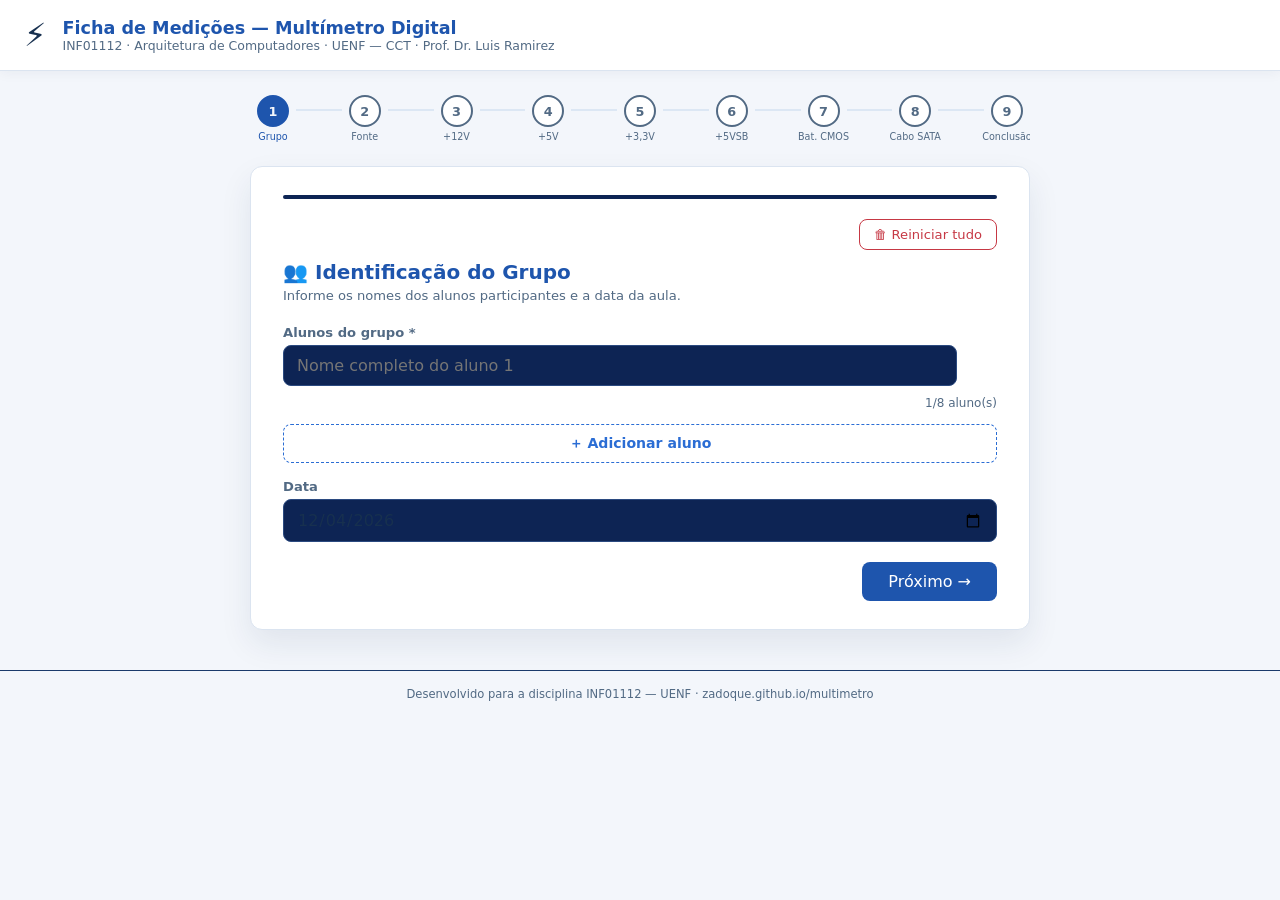
<file: aulas/multimetro/index.html>
<!DOCTYPE html>
<html lang="pt-BR" data-module="multimetro">
<head>
  <meta charset="UTF-8"/>
  <meta name="viewport" content="width=device-width, initial-scale=1.0"/>
  <title>Ficha de Medições — Multímetro | Arq. de Computadores</title>
  <style>
    :root{
      --azul:#0A1E46;--azul-medio:#143D80;--azul-claro:#2B6DD4;
      --dourado:#FFB800;--branco:#F0F5FF;--cinza:#B0BEC5;
      --verde:#43A047;--vermelho:#E53935;--radius:12px;
    }
    *{box-sizing:border-box;margin:0;padding:0;}
    body{
      background:var(--azul);color:var(--branco);
      font-family:'Segoe UI',system-ui,sans-serif;
      min-height:100vh;display:flex;flex-direction:column;align-items:center;
    }
    header{
      width:100%;background:var(--azul-medio);
      padding:16px 24px;display:flex;align-items:center;gap:16px;
      border-bottom:3px solid var(--dourado);
    }
    header .logo{font-size:2rem;}
    header h1{font-size:1.1rem;font-weight:700;color:var(--dourado);}
    header p{font-size:.78rem;color:var(--cinza);}
    .save-indicator{
      margin-left:auto;font-size:.72rem;color:var(--verde);
      display:flex;align-items:center;gap:5px;white-space:nowrap;
      opacity:0;transition:opacity .4s;
    }
    .save-indicator.show{opacity:1;}

    /* STEPPER */
    .stepper{
      display:flex;align-items:center;
      margin:24px auto 0;max-width:780px;width:92%;
      overflow-x:auto;padding-bottom:4px;
    }
    .step-item{display:flex;flex-direction:column;align-items:center;flex:1;min-width:46px;}
    .step-circle{
      width:32px;height:32px;border-radius:50%;
      display:flex;align-items:center;justify-content:center;
      font-weight:700;font-size:.8rem;
      background:var(--azul-medio);border:2px solid var(--cinza);
      color:var(--cinza);transition:.3s;
    }
    .step-item.active .step-circle{background:var(--dourado);border-color:var(--dourado);color:var(--azul);}
    .step-item.done .step-circle{background:var(--verde);border-color:var(--verde);color:#fff;}
    .step-label{font-size:.6rem;margin-top:4px;color:var(--cinza);text-align:center;white-space:nowrap;}
    .step-item.active .step-label{color:var(--dourado);}
    .step-line{flex:1;height:2px;background:var(--cinza);margin-bottom:18px;transition:.3s;}
    .step-line.done{background:var(--verde);}

    /* CARD */
    .card{
      background:var(--azul-medio);border-radius:var(--radius);
      padding:28px 32px;max-width:780px;width:92%;
      margin:20px auto 40px;
      box-shadow:0 8px 32px rgba(0,0,0,.4);
      animation:fadeIn .3s ease;
    }
    @keyframes fadeIn{from{opacity:0;transform:translateY(10px)}to{opacity:1;transform:translateY(0)}}
    .card h2{color:var(--dourado);font-size:1.25rem;margin-bottom:4px;}
    .card .sub{color:var(--cinza);font-size:.82rem;margin-bottom:22px;}
    label{display:block;margin-bottom:5px;font-size:.82rem;color:var(--cinza);font-weight:600;}
    input[type=text],input[type=date],input[type=number],textarea,select{
      width:100%;padding:10px 13px;border-radius:8px;border:1.5px solid #2B4A80;
      background:#0D2454;color:var(--branco);font-size:.93rem;
      outline:none;transition:.2s;margin-bottom:14px;
    }
    input:focus,textarea:focus{border-color:var(--dourado);}
    textarea{resize:vertical;}
    .field-wrap{position:relative;margin-bottom:14px;}
    .field-wrap input,.field-wrap textarea{margin-bottom:0;}
    .char-counter{
      text-align:right;font-size:.72rem;margin-top:3px;
      color:var(--cinza);transition:.2s;
    }
    .char-counter.warn{color:var(--dourado);}
    .char-counter.over{color:var(--vermelho);}

    /* ALUNOS DINÂMICOS */
    .aluno-row{
      display:flex;align-items:center;gap:8px;margin-bottom:10px;
    }
    .aluno-row input{margin-bottom:0;flex:1;}
    .btn-remove-aluno{
      background:transparent;border:1.5px solid var(--vermelho);
      color:var(--vermelho);border-radius:6px;width:32px;height:38px;
      cursor:pointer;font-size:1.1rem;line-height:1;flex-shrink:0;
      display:flex;align-items:center;justify-content:center;
      transition:.2s;
    }
    .btn-remove-aluno:hover{background:rgba(229,57,53,.15);}
    .btn-add-aluno{
      display:flex;align-items:center;gap:7px;
      background:transparent;border:1.5px dashed var(--azul-claro);
      color:var(--azul-claro);border-radius:8px;
      padding:9px 16px;font-size:.88rem;font-weight:600;
      cursor:pointer;width:100%;justify-content:center;
      margin-top:4px;transition:.2s;
    }
    .btn-add-aluno:hover{background:rgba(43,109,212,.12);}
    .btn-add-aluno:disabled{opacity:.4;cursor:not-allowed;}
    .aluno-count{
      font-size:.75rem;color:var(--cinza);text-align:right;
      margin-top:6px;margin-bottom:14px;
    }

    /* MEASURE CARD */
    .measure-info{
      background:#0D2454;border-radius:8px;padding:12px 16px;
      margin-bottom:18px;border-left:4px solid var(--dourado);
    }
    .measure-info .linha{font-size:1.15rem;font-weight:700;color:var(--dourado);}
    .measure-info .esperado{font-size:.82rem;color:var(--cinza);margin-top:3px;}
    .status-badge{
      display:inline-block;padding:4px 13px;border-radius:20px;
      font-size:.78rem;font-weight:700;
    }
    .status-badge.ok{background:rgba(67,160,71,.18);color:var(--verde);border:1px solid var(--verde);}
    .status-badge.fail{background:rgba(229,57,53,.18);color:var(--vermelho);border:1px solid var(--vermelho);}
    .status-badge.wait{background:rgba(176,190,197,.1);color:var(--cinza);border:1px solid #2B4A80;}
    #auto-status{margin-bottom:12px;min-height:26px;}

    /* PROGRESS */
    .progress-bar{width:100%;height:4px;background:#0D2454;border-radius:4px;margin-bottom:20px;overflow:hidden;}
    .progress-fill{height:100%;background:var(--dourado);transition:width .4s ease;border-radius:4px;}

    /* BUTTONS */
    .btn-row{display:flex;gap:10px;justify-content:flex-end;margin-top:6px;}
    button{padding:10px 26px;border-radius:8px;border:none;cursor:pointer;font-size:.92rem;font-weight:700;transition:.2s;}
    .btn-primary{background:var(--dourado);color:var(--azul);}
    .btn-primary:hover{background:#ffc933;}
    .btn-secondary{background:transparent;color:var(--cinza);border:1.5px solid var(--cinza);}
    .btn-secondary:hover{border-color:var(--branco);color:var(--branco);}
    .btn-danger{background:transparent;color:var(--vermelho);border:1.5px solid var(--vermelho);font-size:.82rem;padding:7px 14px;}
    .btn-danger:hover{background:rgba(229,57,53,.12);}
    .btn-latex{
      background:linear-gradient(135deg,#2B6DD4,#143D80);
      color:#fff;padding:14px 32px;font-size:1rem;
      border-radius:10px;width:100%;margin-top:10px;
      box-shadow:0 4px 16px rgba(43,109,212,.4);
    }
    .btn-latex:hover{transform:translateY(-1px);}

    /* SUMMARY */
    .summary-table{width:100%;border-collapse:collapse;margin:12px 0;}
    .summary-table th{background:var(--azul);padding:9px 11px;font-size:.78rem;color:var(--dourado);text-align:left;}
    .summary-table td{padding:8px 11px;font-size:.83rem;border-bottom:1px solid #1A3A6B;}
    .summary-table tr:hover td{background:rgba(255,255,255,.04);}

    /* RESET BANNER */
    .reset-row{display:flex;justify-content:flex-end;margin-bottom:10px;}

    /* MODAL */
    .modal-overlay{
      position:fixed;inset:0;background:rgba(0,0,0,.78);
      display:flex;align-items:center;justify-content:center;
      z-index:999;animation:fadeIn .2s;
    }
    .modal{
      background:var(--azul-medio);border-radius:var(--radius);
      padding:28px 30px;max-width:580px;width:92%;
      border-top:4px solid var(--dourado);max-height:90vh;overflow-y:auto;
    }
    .modal h3{color:var(--dourado);font-size:1.15rem;margin-bottom:14px;}
    .modal ol{padding-left:18px;line-height:2.1;}
    .modal ol li{margin-bottom:4px;font-size:.9rem;}
    .modal .highlight{
      background:#0D2454;border-radius:8px;padding:11px 14px;
      font-size:.82rem;color:var(--cinza);margin:12px 0;
      border-left:3px solid var(--dourado);
    }
    .modal .btn-row{margin-top:16px;}
    kbd{
      background:#0D2454;border:1px solid #2B4A80;
      border-radius:4px;padding:1px 6px;font-family:monospace;font-size:.85em;
    }
    footer{text-align:center;padding:16px;color:var(--cinza);font-size:.72rem;border-top:1px solid #1A3A6B;width:100%;}
  </style>
  <link rel="stylesheet" href="../../assets/lesson-theme.css">
</head>
<body>

<header>
  <div class="logo">⚡</div>
  <div>
    <h1>Ficha de Medições — Multímetro Digital</h1>
    <p>INF01112 · Arquitetura de Computadores · UENF — CCT · Prof. Dr. Luis Ramirez</p>
  </div>
  <div class="save-indicator" id="save-indicator">💾 Salvo</div>
</header>

<div class="stepper" id="stepper"></div>
<div class="card" id="card-container"></div>

<footer>Desenvolvido para a disciplina INF01112 — UENF · zadoque.github.io/multimetro</footer>

<!-- MODAL -->
<div class="modal-overlay" id="modal" style="display:none">
  <div class="modal">
    <h3>✅ Código LaTeX gerado e copiado!</h3>
    <p style="color:var(--cinza);margin-bottom:14px;font-size:.9rem;">Siga os passos para gerar o PDF e enviar ao professor:</p>
    <ol>
      <li>Acesse <strong style="color:var(--dourado)">texpage.com</strong> no seu navegador</li>
      <li>Crie ou logue na sua conta</li>
      <li>Clique em <strong>"New Project"</strong> → <strong>"Blank Project"</strong></li>
      <li>Apague todo o conteúdo do arquivo <strong>main.tex</strong></li>
      <li>Cole o código copiado (<kbd>Ctrl+V</kbd> ou <kbd>⌘+V</kbd>)</li>
      <li>Clique em <strong>"Compile"</strong> e aguarde o PDF</li>
      <li>Clique em <strong>"Download PDF"</strong></li>
      <li>Envie o PDF ao professor <strong style="color:var(--dourado)">luis.ramirez@uenf.br</strong></li>
    </ol>
    <div class="highlight">
      💡 O código LaTeX está na sua área de transferência. Use o botão abaixo se precisar copiar novamente.
    </div>
    <div class="btn-row">
      <button class="btn-secondary" onclick="copyAgain(this)">📋 Copiar novamente</button>
      <button class="btn-primary" onclick="closeModal()">Entendi!</button>
    </div>
  </div>
</div>

<script>
// ─── CONSTANTES ───────────────────────────────────────────────────────────────
const STORAGE_KEY = 'multimetro_ficha_v2';
const MAX_ALUNOS   = 8;
const MAX_OBS      = 50;
const MAX_CONCLUSAO = 2000;

const MEASUREMENTS = [
  {id:'v12',  label:'+12V',      unit:'V', min:11.4, max:12.6,  minOnly:false, desc:'Linha +12V — fio amarelo'},
  {id:'v5',   label:'+5V',       unit:'V', min:4.75, max:5.25,  minOnly:false, desc:'Linha +5V — fio vermelho'},
  {id:'v33',  label:'+3,3V',     unit:'V', min:3.14, max:3.47,  minOnly:false, desc:'Linha +3,3V — fio laranja'},
  {id:'v5sb', label:'+5VSB',     unit:'V', min:4.75, max:5.25,  minOnly:false, desc:'Linha standby — fio roxo'},
  {id:'cmos', label:'Bat. CMOS', unit:'V', min:2.5,  max:null,  minOnly:true,  desc:'Bateria CR2032 da placa-mãe'},
  {id:'sata', label:'Cabo SATA', unit:'Ω', min:0,    max:2,     minOnly:false, desc:'Continuidade do cabo SATA'},
];
const TOTAL_STEPS = 2 + MEASUREMENTS.length + 1;
const STEP_LABELS = ['Grupo','Fonte',...MEASUREMENTS.map(m=>m.label),'Conclusão'];

// ─── STATE ────────────────────────────────────────────────────────────────────
let currentStep = 0;
let formData = {
  alunos:[''],
  data:'',
  modelo:'',
  measures:{},
  conclusao:''
};
let latexCode = '';
let saveTimer = null;

// ─── STORAGE ──────────────────────────────────────────────────────────────────
function loadFromStorage(){
  try{
    const raw = localStorage.getItem(STORAGE_KEY);
    if(!raw) return;
    const saved = JSON.parse(raw);
    if(saved.alunos && Array.isArray(saved.alunos)) formData.alunos = saved.alunos;
    if(saved.data)      formData.data     = saved.data;
    if(saved.modelo)    formData.modelo   = saved.modelo;
    if(saved.measures)  formData.measures = saved.measures;
    if(saved.conclusao) formData.conclusao = saved.conclusao;
    if(saved.step !== undefined) currentStep = saved.step;
  } catch(e){ /* ignore */ }
}

function saveToStorage(){
  clearTimeout(saveTimer);
  saveTimer = setTimeout(()=>{
    try{
      localStorage.setItem(STORAGE_KEY, JSON.stringify({...formData, step:currentStep}));
      const ind = document.getElementById('save-indicator');
      if(ind){ind.classList.add('show'); setTimeout(()=>ind.classList.remove('show'),1800);}
    } catch(e){}
  }, 600);
}

function resetAll(){
  if(!confirm('Tem certeza que deseja apagar todos os dados e reiniciar?')) return;
  localStorage.removeItem(STORAGE_KEY);
  formData = {alunos:[''],data:'',modelo:'',measures:{},conclusao:''};
  currentStep = 0;
  render();
}

// ─── HELPERS ──────────────────────────────────────────────────────────────────
function getTodayISO(){ return new Date().toISOString().split('T')[0]; }
function getTodayFormatted(){
  return new Date().toLocaleDateString('pt-BR',{day:'2-digit',month:'long',year:'numeric'});
}
function formatDate(iso){
  if(!iso) return getTodayFormatted();
  const [y,m,d]=iso.split('-');
  const months=['janeiro','fevereiro','março','abril','maio','junho',
                'julho','agosto','setembro','outubro','novembro','dezembro'];
  return `${parseInt(d)} de ${months[parseInt(m)-1]} de ${y}`;
}

// ─── CHAR COUNTER ─────────────────────────────────────────────────────────────
function makeCounter(inputId, counterId, max){
  const inp = document.getElementById(inputId);
  const cnt = document.getElementById(counterId);
  if(!inp||!cnt) return;
  function update(){
    const len = inp.value.length;
    cnt.textContent = `${len}/${max}`;
    cnt.className = 'char-counter' + (len>=max?' over':len>=max*0.85?' warn':'');
  }
  inp.addEventListener('input', update);
  update();
}

// ─── STEPPER ──────────────────────────────────────────────────────────────────
function buildStepper(){
  const el = document.getElementById('stepper');
  el.innerHTML='';
  STEP_LABELS.forEach((lbl,i)=>{
    const item = document.createElement('div');
    item.className='step-item'+(i===currentStep?' active':i<currentStep?' done':'');
    item.innerHTML=`<div class="step-circle">${i<currentStep?'✓':(i+1)}</div><div class="step-label">${lbl}</div>`;
    el.appendChild(item);
    if(i<STEP_LABELS.length-1){
      const line=document.createElement('div');
      line.className='step-line'+(i<currentStep?' done':'');
      el.appendChild(line);
    }
  });
}

// ─── RENDER ───────────────────────────────────────────────────────────────────
function render(){
  buildStepper();
  const card = document.getElementById('card-container');
  const pct  = Math.round((currentStep/(TOTAL_STEPS-1))*100);
  let html = `<div class="progress-bar"><div class="progress-fill" style="width:${pct}%"></div></div>`;
  html += `<div class="reset-row"><button class="btn-danger" onclick="resetAll()">🗑 Reiniciar tudo</button></div>`;

  if     (currentStep===0)              html += renderGroupStep();
  else if(currentStep===1)              html += renderSourceStep();
  else if(currentStep>=2&&currentStep<=7) html += renderMeasureStep(currentStep-2);
  else                                  html += renderConclusionStep();

  card.innerHTML = html;
  card.scrollIntoView({behavior:'smooth',block:'nearest'});
  bindStepEvents();
}

// ─── STEP 0: GRUPO ───────────────────────────────────────────────────────────
function renderGroupStep(){
  const alunos = formData.alunos.length>0 ? formData.alunos : [''];
  let rows = alunos.map((a,i)=>`
    <div class="aluno-row" id="aluno-row-${i}">
      <input type="text" id="aluno-${i}" value="${escHtml(a)}"
             placeholder="Nome completo do aluno ${i+1}" maxlength="80"/>
      ${i>0?`<button class="btn-remove-aluno" onclick="removeAluno(${i})" title="Remover">×</button>`:'<span style="width:32px"></span>'}
    </div>`).join('');

  const canAdd = alunos.length < MAX_ALUNOS;
  return `
    <h2>👥 Identificação do Grupo</h2>
    <p class="sub">Informe os nomes dos alunos participantes e a data da aula.</p>
    <label>Alunos do grupo *</label>
    <div id="alunos-container">${rows}</div>
    <p class="aluno-count" id="aluno-count">${alunos.length}/${MAX_ALUNOS} aluno(s)</p>
    <button class="btn-add-aluno" id="btn-add" onclick="addAluno()" ${canAdd?'':'disabled'}>
      ＋ Adicionar aluno
    </button>
    <label style="margin-top:16px">Data</label>
    <input type="date" id="data-input" value="${formData.data||getTodayISO()}"/>
    <div class="btn-row">
      <button class="btn-primary" onclick="nextStep()">Próximo →</button>
    </div>`;
}

function addAluno(){
  saveCurrentStep(true);
  if(formData.alunos.length>=MAX_ALUNOS) return;
  formData.alunos.push('');
  saveToStorage();
  render();
  // focus last input
  setTimeout(()=>{
    const last = document.getElementById(`aluno-${formData.alunos.length-1}`);
    if(last) last.focus();
  },100);
}

function removeAluno(i){
  saveCurrentStep(true);
  formData.alunos.splice(i,1);
  if(formData.alunos.length===0) formData.alunos=[''];
  saveToStorage();
  render();
}

// ─── STEP 1: FONTE ────────────────────────────────────────────────────────────
function renderSourceStep(){
  return `
    <h2>🔌 Modelo da Fonte ATX</h2>
    <p class="sub">Identifique a fonte que será testada na bancada.</p>
    <label>Modelo / fabricante da fonte *</label>
    <input type="text" id="modelo-input" value="${escHtml(formData.modelo)}"
           placeholder="Ex: Corsair CX550, EVGA 600W, genérica..."/>
    <div class="btn-row">
      <button class="btn-secondary" onclick="prevStep()">← Voltar</button>
      <button class="btn-primary"   onclick="nextStep()">Próximo →</button>
    </div>`;
}

// ─── STEP 2–7: MEDIÇÕES ───────────────────────────────────────────────────────
function renderMeasureStep(idx){
  const m   = MEASUREMENTS[idx];
  const saved = formData.measures[m.id]||{};
  const rangeText = m.minOnly ? `≥ ${m.min} ${m.unit}` : `${m.min} – ${m.max} ${m.unit}`;
  return `
    <h2>🔬 Medição ${idx+1}/6 — ${m.label}</h2>
    <p class="sub">${m.desc}</p>
    <div class="measure-info">
      <div class="linha">${m.label}</div>
      <div class="esperado">Valor esperado: <strong>${rangeText}</strong></div>
    </div>
    <label>Valor medido (${m.unit}) *</label>
    <input type="number" id="measure-input" step="0.01"
           value="${saved.value!==undefined?saved.value:''}"
           placeholder="Digite o valor lido no display"/>
    <div id="auto-status"><span class="status-badge wait">Aguardando medição...</span></div>
    <label>Observações <span style="color:var(--cinza);font-weight:400">(máx. ${MAX_OBS} caracteres)</span></label>
    <div class="field-wrap">
      <input type="text" id="obs-input" maxlength="${MAX_OBS}"
             value="${escHtml(saved.obs||'')}"
             placeholder="Ex: oscilação, fio suspeito..."/>
      <div class="char-counter" id="obs-counter">0/${MAX_OBS}</div>
    </div>
    <div class="btn-row">
      <button class="btn-secondary" onclick="prevStep()">← Voltar</button>
      <button class="btn-primary"   onclick="nextStep()">Próximo →</button>
    </div>`;
}

// ─── STEP 8: CONCLUSÃO ───────────────────────────────────────────────────────
function renderConclusionStep(){
  return `
    <h2>📋 Resumo e Conclusão</h2>
    <p class="sub">Confira os valores registrados e escreva a conclusão do grupo.</p>
    <div id="summary-area"></div>
    <label style="margin-top:4px">Conclusão do Grupo *
      <span style="color:var(--cinza);font-weight:400">(máx. ${MAX_CONCLUSAO} caracteres)</span>
    </label>
    <div class="field-wrap">
      <textarea id="conclusao-input" rows="6" maxlength="${MAX_CONCLUSAO}"
                placeholder="Descreva se a fonte está aprovada ou reprovada e justifique com base nos valores medidos...">${escHtml(formData.conclusao)}</textarea>
      <div class="char-counter" id="conclusao-counter">0/${MAX_CONCLUSAO}</div>
    </div>
    <div class="btn-row" style="margin-bottom:8px">
      <button class="btn-secondary" onclick="prevStep()">← Voltar</button>
    </div>
    <button class="btn-latex" onclick="generateLatex()">📄 Gerar Código LaTeX (Relatório PDF)</button>`;
}

function renderSummaryTable(){
  const area = document.getElementById('summary-area');
  if(!area) return;
  let rows = MEASUREMENTS.map(m=>{
    const d=formData.measures[m.id]||{};
    const v=d.value!==undefined&&d.value!==''?`${d.value} ${m.unit}`:'—';
    const badge=d.status==='ok'
      ?'<span class="status-badge ok">✓ Aprovado</span>'
      :d.status==='fail'
        ?'<span class="status-badge fail">✗ Reprovado</span>'
        :'<span class="status-badge wait">Não medido</span>';
    return `<tr><td><strong>${m.label}</strong></td><td>${v}</td><td>${badge}</td></tr>`;
  }).join('');
  area.innerHTML=`
    <table class="summary-table">
      <thead><tr><th>Linha</th><th>Valor Medido</th><th>Status</th></tr></thead>
      <tbody>${rows}</tbody>
    </table>`;
}

// ─── BIND EVENTS ─────────────────────────────────────────────────────────────
function bindStepEvents(){
  if(currentStep>=2&&currentStep<=7){
    const m  = MEASUREMENTS[currentStep-2];
    const inp= document.getElementById('measure-input');
    if(inp){
      updateAutoStatus(m, inp.value);
      inp.addEventListener('input',()=>updateAutoStatus(m,inp.value));
    }
    makeCounter('obs-input','obs-counter',MAX_OBS);
    const obsInp = document.getElementById('obs-input');
    if(obsInp) obsInp.addEventListener('input', ()=>autoSaveMeasure(m));
    if(inp)    inp.addEventListener('input',    ()=>autoSaveMeasure(m));
  }
  if(currentStep===TOTAL_STEPS-1){
    renderSummaryTable();
    makeCounter('conclusao-input','conclusao-counter',MAX_CONCLUSAO);
    const cin = document.getElementById('conclusao-input');
    if(cin) cin.addEventListener('input',()=>{
      formData.conclusao = cin.value;
      saveToStorage();
    });
  }
  // auto-save group fields
  if(currentStep===0){
    document.querySelectorAll('input[id^="aluno-"]').forEach(inp=>{
      inp.addEventListener('input',()=>{
        const i=parseInt(inp.id.split('-')[1]);
        formData.alunos[i]=inp.value;
        saveToStorage();
      });
    });
    const di=document.getElementById('data-input');
    if(di) di.addEventListener('change',()=>{formData.data=di.value;saveToStorage();});
  }
  if(currentStep===1){
    const mi=document.getElementById('modelo-input');
    if(mi) mi.addEventListener('input',()=>{formData.modelo=mi.value;saveToStorage();});
  }
}

function autoSaveMeasure(m){
  const v  = (document.getElementById('measure-input')||{}).value;
  const obs= (document.getElementById('obs-input')||{}).value||'';
  let status='wait';
  if(v!==''){
    const num=parseFloat(v);
    status=(!isNaN(num)&&(m.minOnly?num>=m.min:num>=m.min&&num<=m.max))?'ok':'fail';
  }
  formData.measures[m.id]={value:v,status,obs};
  saveToStorage();
}

function updateAutoStatus(m, rawVal){
  const el=document.getElementById('auto-status');
  if(!el) return;
  if(rawVal===''||rawVal===null||rawVal===undefined){
    el.innerHTML='<span class="status-badge wait">Aguardando medição...</span>';return;
  }
  const v=parseFloat(rawVal);
  if(isNaN(v)){el.innerHTML='<span class="status-badge wait">Valor inválido</span>';return;}
  const ok=m.minOnly?v>=m.min:v>=m.min&&v<=m.max;
  el.innerHTML=ok
    ?'<span class="status-badge ok">✓ Dentro da faixa — Aprovado</span>'
    :'<span class="status-badge fail">✗ Fora da faixa — Reprovado</span>';
}

// ─── NAVIGATION ───────────────────────────────────────────────────────────────
function nextStep(){
  if(!saveCurrentStep()) return;
  if(currentStep<TOTAL_STEPS-1){currentStep++;saveToStorage();render();}
}
function prevStep(){
  saveCurrentStep(true);
  if(currentStep>0){currentStep--;saveToStorage();render();}
}

function saveCurrentStep(silent=false){
  if(currentStep===0){
    const a0=(document.getElementById('aluno-0')||{}).value||'';
    if(!a0.trim()&&!silent){alert('Informe ao menos o nome do Aluno 1.');return false;}
    formData.alunos=[];
    document.querySelectorAll('input[id^="aluno-"]').forEach(inp=>{
      formData.alunos.push(inp.value.trim());
    });
    formData.alunos=formData.alunos.filter(a=>a!==''||(formData.alunos.indexOf(a)===0));
    if(formData.alunos.length===0) formData.alunos=[''];
    formData.data=(document.getElementById('data-input')||{}).value||getTodayISO();
  } else if(currentStep===1){
    const mod=(document.getElementById('modelo-input')||{}).value||'';
    if(!mod.trim()&&!silent){alert('Informe o modelo da fonte.');return false;}
    formData.modelo=mod;
  } else if(currentStep>=2&&currentStep<=7){
    const m=MEASUREMENTS[currentStep-2];
    const v=(document.getElementById('measure-input')||{}).value;
    const obs=(document.getElementById('obs-input')||{}).value||'';
    if(v===''&&!silent){alert('Insira o valor medido antes de continuar.');return false;}
    let status='wait';
    if(v!==''){
      const num=parseFloat(v);
      status=(!isNaN(num)&&(m.minOnly?num>=m.min:num>=m.min&&num<=m.max))?'ok':'fail';
    }
    formData.measures[m.id]={value:v,status,obs};
  } else {
    const c=(document.getElementById('conclusao-input')||{}).value||'';
    if(!c.trim()&&!silent){alert('Escreva a conclusão do grupo.');return false;}
    formData.conclusao=c;
  }
  saveToStorage();
  return true;
}

// ─── ESCAPE HELPERS ───────────────────────────────────────────────────────────
function escHtml(s){ return String(s||'').replace(/&/g,'&amp;').replace(/"/g,'&quot;').replace(/</g,'&lt;').replace(/>/g,'&gt;'); }
function escLtx(s){
  return String(s||'')
    .replace(/\\/g,'\\textbackslash{}')
    .replace(/&/g,'\\&').replace(/%/g,'\\%').replace(/\$/g,'\\$')
    .replace(/#/g,'\\#').replace(/_/g,'\\_').replace(/\{/g,'\\{').replace(/\}/g,'\\}')
    .replace(/~/g,'\\textasciitilde{}').replace(/\^/g,'\\textasciicircum{}')
    .replace(/</g,'\\textless{}').replace(/>/g,'\\textgreater{}');
}

// ─── LATEX ────────────────────────────────────────────────────────────────────
function generateLatex(){
  saveCurrentStep(true);
  formData.conclusao=(document.getElementById('conclusao-input')||{}).value||formData.conclusao||'';
  if(!formData.conclusao.trim()){alert('Escreva a conclusão antes de gerar o relatório.');return;}

  const alunos=formData.alunos.filter(a=>a.trim()!=='');
  const dateStr=formatDate(formData.data);

  let tableRows='';
  MEASUREMENTS.forEach(m=>{
    const d=formData.measures[m.id]||{};
    const v=d.value!==undefined&&d.value!==''?`${d.value} ${m.unit==='Ω'?'$\\Omega$':m.unit}`:'---';
    const rangeText=m.minOnly
      ?`$\\geq$ ${m.min}\\,${m.unit==='Ω'?'$\\Omega$':m.unit}`
      :`${m.min}\\,--\\,${m.max}\\,${m.unit==='Ω'?'$\\Omega$':m.unit}`;
    const statusTex=d.status==='ok'
      ?'\\textcolor{verde}{\\textbf{Aprovado}}'
      :d.status==='fail'
        ?'\\textcolor{vermelho}{\\textbf{Reprovado}}'
        :'\\textcolor{gray}{N/A}';
    const obs=escLtx(d.obs||'---');
    tableRows+=`    ${escLtx(m.label)} & ${rangeText} & ${v} & ${statusTex} & ${obs} \\\\\n    \\hline\n`;
  });

  const alunosTabela=alunos.map(a=>escLtx(a)).join(' \\\\\n    & ');
  const conclusaoEsc=escLtx(formData.conclusao).replace(/\n/g,'\n\n');
  const numAlunos=alunos.length;
  const colSpec='p{'+(numAlunos>1?Math.min(13,Math.floor(13/numAlunos))+'cm':'8cm')+'}';
  const assinaturas=alunos.map(a=>`  \\centering \\rule{5.2cm}{0.4pt} \\\\ \\small ${escLtx(a)}`).join('\n  &\n');

  latexCode=`\\documentclass[12pt,a4paper]{article}
\\usepackage[utf8]{inputenc}
\\usepackage[T1]{fontenc}
\\usepackage[brazil]{babel}
\\usepackage[top=2.5cm,bottom=2.5cm,left=3cm,right=2.5cm]{geometry}
\\usepackage{booktabs}
\\usepackage{array}
\\usepackage{xcolor}
\\usepackage{colortbl}
\\usepackage{fancyhdr}
\\usepackage{hyperref}
\\usepackage{setspace}
\\usepackage{parskip}

\\definecolor{azul}{RGB}{10,30,70}
\\definecolor{azulclaro}{RGB}{43,109,212}
\\definecolor{dourado}{RGB}{255,184,0}
\\definecolor{verde}{RGB}{43,160,71}
\\definecolor{vermelho}{RGB}{229,57,53}
\\definecolor{cinza}{RGB}{100,110,130}

\\pagestyle{fancy}
\\fancyhf{}
\\fancyhead[L]{\\small\\textcolor{cinza}{INF01112 -- Arquitetura de Computadores -- UENF}}
\\fancyhead[R]{\\small\\textcolor{cinza}{${escLtx(dateStr)}}}
\\fancyfoot[C]{\\small\\thepage}
\\renewcommand{\\headrulewidth}{0.4pt}
\\hypersetup{colorlinks=true,linkcolor=azulclaro,urlcolor=azulclaro}

\\begin{document}

% ── CAPA ──────────────────────────────────────────────────────────────────────
\\begin{titlepage}
  \\centering
  {\\large\\textbf{Universidade Estadual do Norte Fluminense Darcy Ribeiro}}\\\\[4pt]
  {\\large Centro de Ci\\^encias e Tecnologia}\\\\[4pt]
  {\\large Laborat\\'orio de Ci\\^encias Matem\\'aticas}\\\\[48pt]
  {\\large Disciplina: INF01112 -- Arquitetura de Computadores}\\\\[64pt]
  {\\Huge\\bfseries\\color{azul} Relat\\'orio de Medi\\c{c}\\~oes}\\\\[12pt]
  {\\LARGE\\color{azulclaro} Diagn\\'ostico com Mult\\'imetro Digital}\\\\[52pt]
  \\begin{tabular}{rl}
    \\textbf{Orientador:} & Prof. Dr. Luis Ramirez \\\\[8pt]
    \\textbf{Aluno(s):}   & ${alunosTabela} \\\\[8pt]
    \\textbf{Modelo da Fonte:} & ${escLtx(formData.modelo)} \\\\[8pt]
    \\textbf{Data:}        & ${escLtx(dateStr)} \\\\
  \\end{tabular}\\\\[64pt]
  {\\small\\color{cinza} Campos dos Goytacazes, RJ}
\\end{titlepage}

% ── OBJETIVO ──────────────────────────────────────────────────────────────────
\\section{Objetivo}
\\onehalfspacing
Este relat\\'orio apresenta os resultados das medi\\c{c}\\~oes realizadas com
mult\\'imetro digital durante a aula pr\\'atica da disciplina de Arquitetura de
Computadores. O objetivo \\'{e} verificar a integridade el\\'etrica dos principais
componentes de um computador pessoal, com foco na fonte de alimenta\\c{c}\\~ao
ATX modelo \\textbf{${escLtx(formData.modelo)}}, bateria CMOS e cabos SATA,
correlacionando os resultados com os conceitos te\\'oricos de organiza\\c{c}\\~ao
de hardware estudados na disciplina.

% ── MATERIAIS ─────────────────────────────────────────────────────────────────
\\section{Materiais Utilizados}
\\begin{itemize}
  \\item Mult\\'imetro digital MAS830L (CAT~II 500\\,V)
  \\item Fonte de alimenta\\c{c}\\~ao ATX -- ${escLtx(formData.modelo)}
  \\item Bateria CMOS CR2032
  \\item Cabo SATA (dados/alimenta\\c{c}\\~ao)
  \\item Ficha digital de registro de medi\\c{c}\\~oes (\\url{zadoque.github.io/multimetro})
\\end{itemize}

% ── RESULTADOS ────────────────────────────────────────────────────────────────
\\section{Resultados das Medi\\c{c}\\~oes}

\\begin{table}[htbp]
  \\centering
  \\caption{Valores medidos e status de aprova\\c{c}\\~ao -- ${escLtx(dateStr)}}
  \\vspace{6pt}
  \\renewcommand{\\arraystretch}{1.35}
  \\begin{tabular}{|l|c|c|c|p{3cm}|}
    \\hline
    \\rowcolor{azul}
    \\textcolor{white}{\\textbf{Linha}} &
    \\textcolor{white}{\\textbf{Faixa Esperada}} &
    \\textcolor{white}{\\textbf{Valor Medido}} &
    \\textcolor{white}{\\textbf{Status}} &
    \\textcolor{white}{\\textbf{Observa\\c{c}\\~oes}} \\\\
    \\hline
${tableRows}  \\end{tabular}
  \\label{tab:medicoes}
\\end{table}

% ── CONCLUSÃO ─────────────────────────────────────────────────────────────────
\\section{Conclus\\~ao}
${conclusaoEsc}

% ── ASSINATURAS ───────────────────────────────────────────────────────────────
\\vspace{2.5cm}
\\begin{center}
  \\begin{tabular}{${Array(numAlunos).fill(colSpec).join('  ')}}
${assinaturas} \\\\
  \\end{tabular}
\\end{center}

\\end{document}`;

  navigator.clipboard.writeText(latexCode)
    .finally(()=>{
      document.getElementById('modal').style.display='flex';
    });
}

function copyAgain(btn){
  navigator.clipboard.writeText(latexCode);
  const orig=btn.textContent;
  btn.textContent='✓ Copiado!';
  setTimeout(()=>btn.textContent=orig,2000);
}
function closeModal(){
  document.getElementById('modal').style.display='none';
}

// ─── INIT ─────────────────────────────────────────────────────────────────────
loadFromStorage();
render();
</script>

<script>
/* Integração não invasiva: comunica altura e mudanças ao portal.
   Todas as respostas continuam a ser salvas pelas funções originais. */
(() => {
  if (window.parent === window) return;
  let task;
  const tell = () => {
    const height = Math.max(document.documentElement.scrollHeight, document.body?.scrollHeight || 0);
    window.parent.postMessage({type:"adc:resize",height},window.location.origin);
  };
  const notify = () => {
    window.parent.postMessage({type:"adc:progress"},window.location.origin);
    clearTimeout(task);
    task = setTimeout(tell,100);
  };
  const queue = () => requestAnimationFrame(tell);
  window.addEventListener("load",queue);
  window.addEventListener("resize",queue);
  document.addEventListener("input",notify,true);
  document.addEventListener("change",notify,true);
  document.addEventListener("click",() => setTimeout(notify,120),true);
  if ("ResizeObserver" in window) new ResizeObserver(queue).observe(document.body);
  queue();
})();
</script>
</body>
</html>
</file>
<file: assets/site.css>
/* Portal estático mobile-first de Arquitetura de Computadores.
   Tokens + componentes globais; conteúdo de exercícios isolado por iframe. */
:root{color-scheme:light;--ink:#17304f;--ink-light:#536982;--blue:#1d56ac;--blue-hover:#164383;--navy:#102f59;--pale:#e9f1fc;--bg:#f3f6fb;--line:#dce6f1;--surface:#fff;--shadow:0 10px 30px rgba(18,46,83,.07);--radius:17px}
*,*::before,*::after{box-sizing:border-box}
html{scroll-behavior:smooth}
body{margin:0;min-height:100vh;font-family:Inter,ui-sans-serif,system-ui,-apple-system,BlinkMacSystemFont,"Segoe UI",sans-serif;background:var(--bg);color:var(--ink);line-height:1.5}
button,input{font:inherit}
button,a{-webkit-tap-highlight-color:transparent}
button{cursor:pointer}
a{color:inherit;text-decoration:none}
[hidden]{display:none!important}
:focus-visible{outline:3px solid #3987ee;outline-offset:3px;border-radius:5px}
.skip-link{position:absolute;top:-80px;left:12px;background:white;padding:10px 16px;z-index:1000}
.skip-link:focus{top:12px}
.topbar{background:linear-gradient(105deg,#10315f,#16477f);color:white;border-bottom:1px solid #5279aa}
.topbar-inner{display:flex;justify-content:space-between;align-items:center;gap:14px;width:min(100%,1480px);margin:0 auto;padding:13px 16px}
.brand{display:flex;align-items:center;gap:11px;min-width:0}
.brand-symbol{display:grid;place-items:center;font-weight:800;letter-spacing:-1px;color:#163d70;background:#dceafe;width:43px;height:43px;flex:0 0 43px;border-radius:12px}
.brand-text{display:flex;flex-direction:column;line-height:1.35;min-width:0}
.brand-text strong{font-size:.96rem;overflow-wrap:anywhere}
.brand-text small{color:#c2d8f6;font-size:.75rem;margin-top:2px}
.topbar-detail{font-size:.8rem;color:#bed6f6;white-space:nowrap;display:none}
.app-grid{width:min(100%,1480px);margin:auto;min-height:70vh}
.sidebar{background:#fff;border-bottom:1px solid var(--line);padding:11px 12px}
.sidebar-title{display:none}
.lesson-nav{display:flex;gap:7px;overflow-x:auto;scrollbar-width:thin;padding:2px 0 7px;scroll-snap-type:x proximity}
.nav-link{display:flex;align-items:center;gap:9px;flex:0 0 auto;border-radius:11px;padding:10px 13px;font-size:.85rem;font-weight:650;white-space:nowrap;color:var(--ink-light);border:1px solid transparent;scroll-snap-align:start;transition:background .15s ease,color .15s ease}
.nav-link:hover{background:#eaf2fd;color:var(--blue)}
.nav-link.active{background:#e7f0fd;color:#164a95;border-color:#d2e4fb}
.nav-icon{display:grid;place-items:center;font-size:1.1rem;width:24px;height:24px;flex-shrink:0}
.sidebar-hint{display:none}
.workspace{min-width:0;padding:18px 13px 34px}
.hero{display:flex;align-items:center;justify-content:space-between;gap:18px;padding:24px 20px;background:linear-gradient(110deg,#123b72 0%,#175997 100%);border-radius:var(--radius);color:white;min-height:240px;overflow:hidden;position:relative}
.hero::after{content:"";position:absolute;width:320px;height:320px;border:1px solid #e5f4ff25;border-radius:50%;right:-190px;top:-75px;pointer-events:none}
.hero-copy{position:relative;z-index:1;max-width:670px}
.eyebrow{text-transform:uppercase;font-size:.69rem;letter-spacing:.1em;font-weight:800;color:#4172ae;margin:0 0 10px}
.hero .eyebrow{color:#b7dafd}
.hero h1{margin:0 0 12px;font-size:clamp(1.9rem,6vw,3.35rem);line-height:1.14;letter-spacing:-.04em}
.hero h1 span{color:#acd9ff}
.hero p:last-child{font-size:.95rem;color:#dcecff;margin:0;max-width:510px}
.hero-visual{display:none;position:relative;width:250px;height:210px;flex-shrink:0}
.chip-main{position:absolute;display:grid;place-items:center;top:49px;left:70px;width:105px;height:105px;background:linear-gradient(135deg,#dcecff,#84b7ff);border:7px solid #124779;color:#124779;border-radius:18px;box-shadow:0 0 0 12px #bce3ff24;font-size:1.6rem;font-weight:900}
.chip-label{position:absolute;background:#1b62a1;border:1px solid #71b1ed9e;border-radius:9px;padding:9px 12px;color:#d3eaff;font-size:.78rem;font-weight:800}
.chip-a{top:4px;left:10px}.chip-b{top:9px;right:1px}.chip-c{bottom:4px;left:0}.chip-d{bottom:10px;right:0}
.section-heading{display:flex;justify-content:space-between;align-items:flex-end;gap:14px;margin:26px 0 13px}
.section-heading .eyebrow{margin-bottom:3px}
.section-heading h2{font-size:1.32rem;line-height:1.25;margin:0;letter-spacing:-.02em}
.section-meta{color:var(--ink-light);font-size:.77rem;display:none}
.lesson-cards{display:grid;grid-template-columns:minmax(0,1fr);gap:13px}
.lesson-card{background:#fff;display:flex;flex-direction:column;border:1px solid var(--line);border-radius:var(--radius);padding:20px 18px;box-shadow:var(--shadow);min-height:220px;transition:box-shadow .18s ease,transform .18s ease,border-color .18s ease}
.lesson-card:hover{border-color:#a9c9ef;box-shadow:0 12px 30px #173d701b;transform:translateY(-2px)}
.lesson-card-top{display:flex;align-items:center;justify-content:space-between;gap:10px}
.lesson-card-icon{display:grid;place-items:center;width:45px;height:45px;background:#eaf2ff;border-radius:13px;font-size:1.3rem}
.tag{color:#416e9d;font-size:.72rem;font-weight:700;background:#f0f5fc;padding:5px 9px;border-radius:99px}
.lesson-card h3{font-size:1.13rem;line-height:1.25;margin:14px 0 7px;letter-spacing:-.012em}
.lesson-card p{color:var(--ink-light);font-size:.86rem;line-height:1.55;margin:0 0 17px}
.lesson-card-bottom{display:flex;align-items:center;justify-content:space-between;gap:10px;margin-top:auto}
.card-action{font-size:.86rem;color:var(--blue);font-weight:750}
.saved-state{font-size:.73rem;color:#59728a}
.saved-state.saved{color:#1b7752;font-weight:700}
.data-panel{margin-top:27px;border:1px solid var(--line);border-radius:var(--radius);background:var(--surface);padding:22px 17px;box-shadow:var(--shadow)}
.data-panel-copy{display:flex;gap:12px;align-items:flex-start}
.data-panel-icon{display:grid;place-items:center;flex:0 0 42px;width:42px;height:42px;border-radius:12px;background:#eaf2ff;color:#2259a1;font-size:1.75rem}
.data-panel h2{font-size:1.06rem;margin:0 0 6px}
.data-panel p{margin:0;font-size:.84rem;color:var(--ink-light)}
.data-actions{display:flex;flex-wrap:wrap;gap:9px;margin-top:16px}
.button{display:inline-flex;align-items:center;justify-content:center;gap:8px;min-height:44px;padding:11px 16px;border-radius:10px;font-weight:700;font-size:.83rem;border:1px solid transparent;white-space:normal;text-align:center}
.button-primary{background:#1d56ac;color:white}
.button-primary:hover{background:#144384}
.button-outline{background:white;border-color:#bdcfe3;color:#245a9c}
.button-outline:hover{background:#eaf2fc}
.data-footnote{margin-top:13px!important;font-size:.75rem!important}
.lesson-heading{display:flex;flex-direction:column;gap:12px;margin-bottom:17px;padding:5px 3px}
.back-home{display:inline-flex;color:var(--blue);font-size:.83rem;font-weight:700;margin:0 0 14px}
.back-home:hover{text-decoration:underline}
.lesson-heading h1{font-size:clamp(1.5rem,4vw,2.25rem);letter-spacing:-.03em;line-height:1.2;margin:0 0 7px}
.lesson-heading p:last-child{font-size:.87rem;color:var(--ink-light);margin:0;max-width:760px}
.lesson-heading .eyebrow{margin-bottom:5px}
.lesson-actions{display:flex;flex-wrap:wrap;align-items:center;gap:10px}
.state-pill{font-size:.75rem;font-weight:700;color:#51708d;background:#e9f0f8;border-radius:99px;padding:8px 12px}
.state-pill.saved{color:#17704b;background:#e0f5eb}
.button-small{font-size:.76rem;min-height:36px;padding:7px 10px}
.lesson-frame-shell{border-radius:14px;background:#fff;border:1px solid var(--line);box-shadow:var(--shadow);overflow:hidden}
#lesson-frame{width:100%;height:680px;min-height:420px;border:0;display:block;background:#f3f6fb}
.lesson-note{font-size:.76rem;line-height:1.6;color:var(--ink-light);padding:2px 5px;margin:14px 0}
.site-footer{font-size:.77rem;text-align:center;color:#687c93;border-top:1px solid var(--line);padding:20px 14px;background:#fff}
.toast{position:fixed;z-index:100;bottom:18px;left:50%;transform:translateX(-50%) translateY(15px);max-width:min(450px,calc(100% - 28px));width:max-content;background:#173c65;color:white;border-radius:11px;padding:12px 17px;font-size:.85rem;box-shadow:0 12px 36px #15345d2e;opacity:0;pointer-events:none;transition:opacity .2s,transform .2s}
.toast.visible{opacity:1;transform:translateX(-50%) translateY(0)}
.noscript{padding:12px 16px;margin:0;background:#fff6e1}
@media(min-width:640px){
 .topbar-inner{padding:15px 24px}.topbar-detail{display:block}
 .workspace{padding:25px 22px 45px}
 .hero{padding:35px 30px;min-height:275px}
 .section-meta{display:inline}
 .lesson-cards{grid-template-columns:repeat(2,minmax(0,1fr))}
 .data-panel{padding:24px}
 .hero-visual{display:block;transform:scale(.85)}
}
@media(min-width:1060px){
 .app-grid{display:grid;grid-template-columns:245px minmax(0,1fr);align-items:start}
 .sidebar{position:sticky;top:0;align-self:start;height:calc(100vh - 65px);min-height:510px;padding:28px 12px 22px 15px;border-bottom:0;border-right:1px solid var(--line);display:flex;flex-direction:column}
 .sidebar-title{display:flex;align-items:center;justify-content:space-between;font-weight:800;font-size:.88rem;padding:0 10px 12px}
 .sidebar-title span{font-weight:500;font-size:.74rem;color:#8190a4}
 .lesson-nav{display:flex;flex-direction:column;overflow:visible;padding:0;scroll-snap-type:none;gap:4px}
 .nav-link{padding:12px 10px;white-space:normal;flex:0 1 auto}
 .sidebar-hint{display:block;padding:12px 10px 0;margin-top:auto;border-top:1px solid var(--line);font-size:.73rem;color:var(--ink-light);line-height:1.6}
 .workspace{padding:32px 30px 52px}
 .hero-visual{transform:scale(1)}
 .lesson-heading{flex-direction:row;justify-content:space-between;align-items:end}
 .lesson-actions{justify-content:flex-end}
}
@media(min-width:1320px){.lesson-cards{grid-template-columns:repeat(2,minmax(0,1fr))}.lesson-card{min-height:215px}.hero{padding:38px 42px}}
@media(max-width:380px){.brand-text strong{font-size:.84rem}.workspace{padding-inline:10px}.hero{padding:21px 16px}.lesson-card{padding:17px 14px}.data-actions .button{width:100%}}
@media(prefers-reduced-motion:reduce){*,*::before,*::after{scroll-behavior:auto!important;animation-duration:.01ms!important;transition-duration:.01ms!important}}
</file>
<file: assets/lesson-theme.css>
/* Design system do portal - importado APÓS o CSS de cada aula.
   Regras conservadoras: preservam formulários, validações, modais e slides. */
:root{--adc-blue:#1e55ad;--adc-ink:#17304f;--adc-background:#f3f6fb;--adc-border:#dbe4f0;--adc-muted:#62748a}
html{scroll-behavior:smooth;-webkit-text-size-adjust:100%;text-size-adjust:100%}
*,*::before,*::after{box-sizing:border-box}
body{font-family:Inter,ui-sans-serif,system-ui,-apple-system,BlinkMacSystemFont,"Segoe UI",sans-serif!important}
img,svg,video,canvas{max-width:100%}
img{height:auto}
button,input,textarea,select{font:inherit;max-width:100%}
button{touch-action:manipulation}
button:not(:disabled),a,[role="button"]{cursor:pointer}
input:not([type="file"]):not([type="checkbox"]):not([type="radio"]),textarea,select{min-width:0;font-size:max(16px,1em)}
a{overflow-wrap:anywhere}
pre,code,textarea{overflow-wrap:anywhere}
table{display:block;max-width:100%;overflow-x:auto}
:focus-visible{outline:3px solid #3c83f6!important;outline-offset:3px!important}
@media(prefers-reduced-motion:reduce){
 *,*::before,*::after{animation-duration:.01ms!important;transition-duration:.01ms!important;scroll-behavior:auto!important}
}
/* Tokens do tema harmonizam os laboratórios, sem alterar os cálculos e estados JS. */
html[data-module="multimetro"]{
 --azul:#f3f6fb;--azul-medio:#ffffff;--dourado:#1e55ad;--branco:#17304f;--cinza:#526a84;--verde:#23815f;--vermelho:#c63844
}
html[data-module="multimetro"] body{background:var(--adc-background)}
html[data-module="multimetro"] header{border-bottom:1px solid var(--adc-border);box-shadow:0 2px 12px #10243a0d}
html[data-module="multimetro"] .card{box-shadow:0 14px 32px #18325016;border:1px solid var(--adc-border)}
html[data-module="multimetro"] .modal .highlight,html[data-module="multimetro"] kbd{background:#eaf1ff;color:var(--adc-ink);border-color:var(--adc-border)}
html[data-module="multimetro"] .summary-table td{border-bottom-color:var(--adc-border)}
html[data-module="multimetro"] .summary-table tr:hover td{background:#f4f8ff}
html[data-module="multimetro"] .step-line{background:#dce7f4}
html[data-module="multimetro"] .btn-primary{background:#1e55ad;color:white}
html[data-module="multimetro"] .btn-primary:hover{background:#16458d}
html[data-module="multimetro"] .btn-latex{background:linear-gradient(130deg,#1e55ad,#397ddb);color:white}
html[data-module="multimetro"] .modal-overlay{background:#16284099}
html[data-module="montagem"]{
 --primary:#184d9c;--primary-l:#2f6cbe;--primary-d:#123766;--accent:#1e55ad;--bg:#f3f6fb;--sur:#fff;--surf:#fff;--surf2:#f8faff;--border:#dbe4f0
}
html[data-module="montagem"] header{padding-block:16px 20px}
html[data-module="montagem"] .card,html[data-module="montagem"] .conclusion-card{border:1px solid var(--adc-border)}
html[data-module="montagem"] main{max-width:850px}
html[data-module="inicializacao"]{--p:#1e55ad;--pd:#16458d;--pl:#eaf1ff;--plb:#cadaf6;--bg:#f3f6fb;--sur:#fff;--bdr:#dbe4f0}
html[data-module="inicializacao"] #app{max-width:850px}
html[data-module="inicializacao"] .nav-inner{max-width:850px}
html[data-module="inicializacao"] .card{border:1px solid var(--adc-border);box-shadow:0 6px 20px #142e4b0e}
html[data-module="aula4-relatorio"] body{padding:12px;background:#f3f6fb;display:block}
html[data-module="aula4-relatorio"] .app-shell{max-width:900px;margin:0 auto;box-shadow:0 14px 32px #132a451c}
html[data-module="aula4-relatorio"] input:not([type="file"]),html[data-module="aula4-relatorio"] textarea{font-size:16px}
html[data-module="aula4-relatorio"] .badge{color:#aaccff}
html[data-module="aula4-slides"] body{
 background:#0a192f;color:#e2e8f0;height:auto;min-height:0;overflow-x:hidden;overflow-y:auto;width:auto;display:block;padding:0
}
html[data-module="aula4-slides"] #mesh-bg,html[data-module="aula4-slides"] #particles-canvas{display:none!important}
html[data-module="aula4-slides"] #presentation{height:auto;min-height:0;overflow:visible;position:relative;padding:0 0 20px}
html[data-module="aula4-slides"] .slide{
 position:relative;inset:auto;width:100%;height:auto;min-height:420px;padding:25px 16px;
 display:none!important;opacity:1!important;transform:none!important;pointer-events:auto!important;justify-content:flex-start;overflow:visible
}
html[data-module="aula4-slides"] .slide.active{display:flex!important}
html[data-module="aula4-slides"] .slide-title{font-size:clamp(1.6rem,6vw,3.2rem)!important;line-height:1.12}
html[data-module="aula4-slides"] .slide-subtitle{font-size:clamp(1.15rem,4vw,1.9rem)!important}
html[data-module="aula4-slides"] .grid-2{grid-template-columns:minmax(0,1fr);gap:16px}
html[data-module="aula4-slides"] .glass-card{padding:16px}
html[data-module="aula4-slides"] .styled-list li{font-size:1rem}
html[data-module="aula4-slides"] #controls{position:sticky;top:0;z-index:150;display:flex;justify-content:flex-end;gap:10px;padding:12px 16px;background:#0a192feF}
html[data-module="aula4-slides"] .nav-btn,html[data-module="aula4-slides"] #prev-btn,html[data-module="aula4-slides"] #next-btn{position:static;inset:auto;width:44px;height:44px;min-width:44px;flex-shrink:0;border:1px solid #6b87a4}
html[data-module="aula4-slides"] #slide-counter{position:static;text-align:right;margin:0 16px 5px;font-size:.9rem}
html[data-module="aula4-slides"] .slide table{display:block;width:100%;overflow-x:auto}
html[data-module="aula4-slides"] .slide img{object-fit:contain}
html[data-module="aula4-slides"] #frame-png{width:100%;max-width:680px}
html[data-module="aula4-slides"] h1,html[data-module="aula4-slides"] h2{overflow-wrap:break-word}
@media(min-width:720px){
 html[data-module="aula4-slides"] .slide{padding:36px 42px;min-height:520px}
 html[data-module="aula4-slides"] .grid-2{grid-template-columns:repeat(2,minmax(0,1fr))}
}
@media(max-width:560px){
 html[data-module="aula4-slides"] .slide{gap:16px}
 html[data-module="aula4-slides"] .slide [style*="font-size: 4.5rem"],
 html[data-module="aula4-slides"] .slide [style*="font-size: 2.2rem"]{font-size:clamp(1.3rem,6vw,2rem)!important}
 html[data-module="aula4-slides"] .slide [style*="padding: 1rem 3rem"]{padding:14px!important}
 html[data-module="aula4-slides"] .slide [style*="gap: 2rem"]{gap:12px!important}
 html[data-module="aula4-slides"] .slide .grid-2{grid-template-columns:1fr}
}
/* Breakpoints dos módulos: otimização para celulares pequenos. */
@media(max-width:480px){
 html[data-module="multimetro"] .card{padding:18px 14px;width:calc(100% - 20px)}
 html[data-module="multimetro"] header{padding:14px 12px}
 html[data-module="multimetro"] .stepper{width:calc(100% - 20px)}
 html[data-module="multimetro"] .aluno-row{flex-wrap:wrap}
 html[data-module="montagem"] main{padding:12px 10px 40px}
 html[data-module="montagem"] .students-grid{grid-template-columns:1fr}
 html[data-module="montagem"] .card{padding:16px 13px}
 html[data-module="inicializacao"] #app{padding:12px 10px 0}
 html[data-module="inicializacao"] .card{padding:16px 12px}
 html[data-module="aula4-relatorio"] body{padding:0}
 html[data-module="aula4-relatorio"] .app-shell{border-radius:0;padding:14px 10px}
 html[data-module="aula4-relatorio"] .card{padding:14px 11px}
}
</file>
